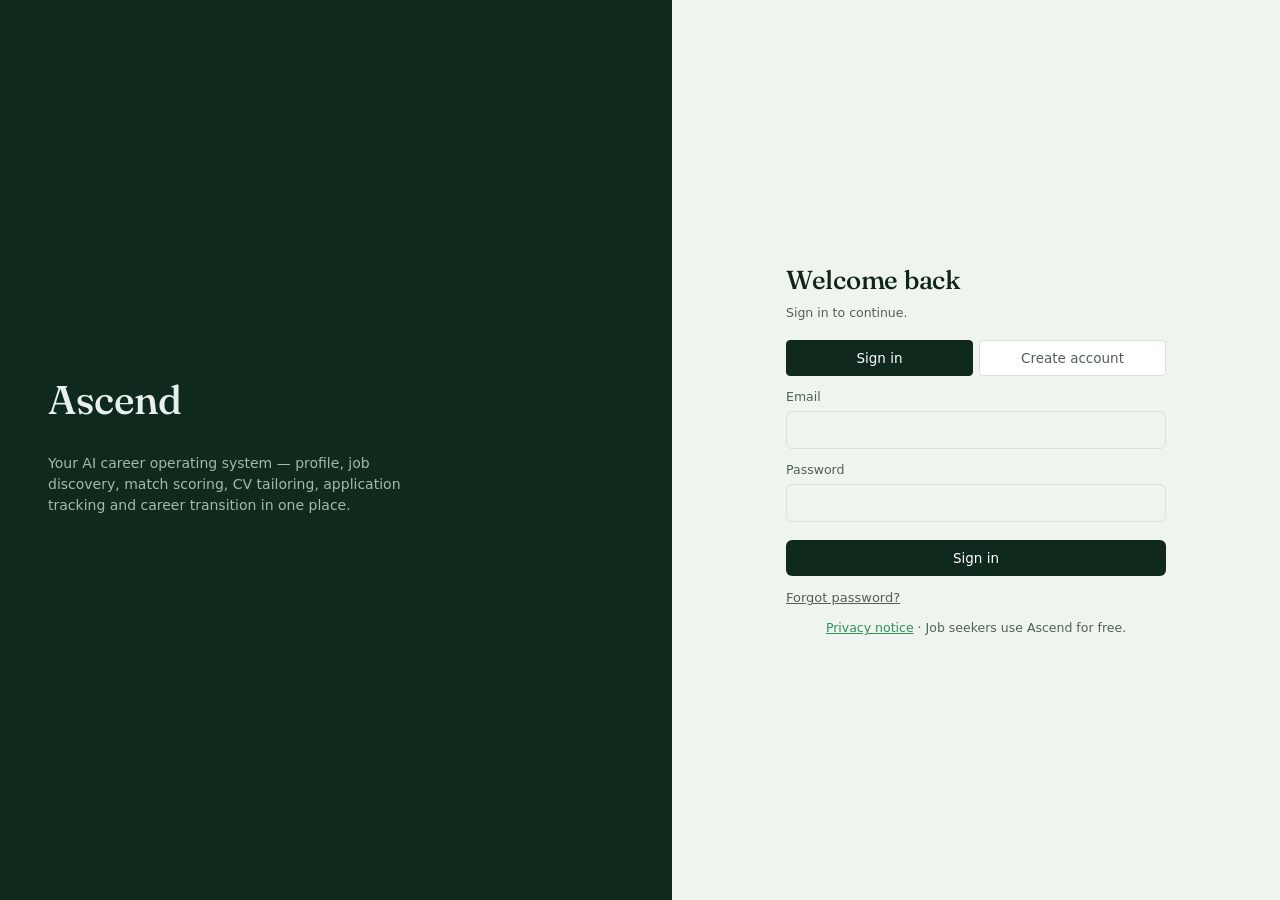
<file: frontend/public/index.html>
<!DOCTYPE html><html lang="en"><head><meta charset="UTF-8">
<meta name="viewport" content="width=device-width, initial-scale=1, viewport-fit=cover">
<title>Ascend — AI Career Operating System</title>
<meta name="theme-color" content="#0F2A1D"><meta name="description" content="Free job search for South Africans: jobs, learnerships, government posts and a CV builder.">
<link rel="manifest" href="/manifest.webmanifest"><link rel="icon" href="/icon-192.png"><link rel="apple-touch-icon" href="/icon-192.png">
<script>(function(){var c=navigator.connection;if(c&&c.saveData)return;var l=document.createElement("link");l.rel="stylesheet";l.href="https://fonts.googleapis.com/css2?family=Fraunces:opsz,wght@9..144,500..600&display=swap";document.head.appendChild(l);})();</script>
<style>
:root {
  --ink: #0F2A1D;
  --ink-2: #163B29;
  --ink-3: #1E4C35;
  --paper: #EFF4EF;
  --paper-2: #FFFFFF;
  --paper-line: #D7E1D9;
  --text-dark: #10251A;
  --text-mid: #506056;
  --text-on-ink: #E7F0EA;
  --text-on-ink-dim: #9FBBA9;
  --moss: #2F8F5D;
  --moss-deep: #226B45;
  --leaf: #6FBE8C;
  --leaf-deep: #4E9E6D;
  --brick: #C1553F;
  --brick-deep: #9C4230;
  --radius-s: 4px;
  --radius-m: 8px;
  /* the phone's own font: nothing to download */
  font-family: system-ui, -apple-system, 'Segoe UI', Roboto, 'Helvetica Neue', Arial, sans-serif;
}
:root[data-theme="dark"] {
  --paper: #0B1712;
  --paper-2: #12211A;
  --paper-line: #23392E;
  --text-dark: #E7F0EA;
  --text-mid: #9FBBA9;
}
@media (prefers-color-scheme: dark) {
  :root:not([data-theme="light"]) {
    --paper: #0B1712;
    --paper-2: #12211A;
    --paper-line: #23392E;
    --text-dark: #E7F0EA;
    --text-mid: #9FBBA9;
  }
}
* { box-sizing: border-box; }
html, body {
  margin: 0; height: 100%; background: var(--paper); color: var(--text-dark);
  padding-top: env(safe-area-inset-top, 0px); padding-bottom: env(safe-area-inset-bottom, 0px);
}
h1, h2, h3, .display { font-family: 'Fraunces', serif; font-weight: 500; letter-spacing: -0.01em; }
p, li { line-height: 1.5; }
button { font-family: inherit; cursor: pointer; }
a { color: inherit; }

.shell { display: flex; min-height: 100vh; }

/* ---------- Sidebar ---------- */
.sidebar {
  width: 232px; flex-shrink: 0; background: var(--ink);
  color: var(--text-on-ink); display: flex; flex-direction: column;
  padding: 24px 0; position: sticky; top: 0; height: 100vh;
}
.brand { padding: 0 24px 28px; }
.brand-mark { font-family: 'Fraunces', serif; font-size: 24px; font-weight: 600; color: var(--text-on-ink); }
.brand-sub { font-size: 12px; color: var(--text-on-ink-dim); margin-top: 2px; }
.nav-group { margin-bottom: 18px; }
.nav-label { padding: 0 24px; font-size: 11px; color: var(--text-on-ink-dim); margin-bottom: 6px; text-transform: none; }
.nav-item {
  display: flex; align-items: center; gap: 10px; width: 100%; text-align: left;
  padding: 9px 24px; background: none; border: none; color: var(--text-on-ink-dim);
  font-size: 14.5px; border-left: 3px solid transparent;
}
.nav-item:hover { color: var(--paper-2); background: rgba(255,255,255,0.04); }
.nav-item.active { color: var(--text-on-ink); border-left-color: var(--moss); background: rgba(255,255,255,0.06); }
.nav-icon { width: 18px; height: 18px; flex-shrink: 0; opacity: 0.85; }
.sidebar-foot { margin-top: auto; padding: 12px 24px 0; border-top: 1px solid rgba(255,255,255,0.08); padding-top: 16px; }
.profile-chip { display: flex; align-items: center; gap: 10px; }
.avatar { width: 34px; height: 34px; border-radius: 50%; background: var(--moss); color: var(--ink); display: flex; align-items: center; justify-content: center; font-weight: 600; font-size: 13px; flex-shrink: 0; }
.profile-chip-name { font-size: 13.5px; color: var(--text-on-ink); }
.profile-chip-role { font-size: 11.5px; color: var(--text-on-ink-dim); }

/* ---------- Main ---------- */
.main { flex: 1; min-width: 0; }
.topbar {
  display: flex; align-items: center; justify-content: space-between;
  padding: 18px 32px; border-bottom: 1px solid var(--paper-line);
  position: sticky; top: 0; background: var(--paper); z-index: 5;
}
.topbar h1 { font-size: 22px; margin: 0; }
.topbar-actions { display: flex; align-items: center; gap: 14px; }
.icon-btn {
  width: 36px; height: 36px; border-radius: 50%; border: 1px solid var(--paper-line);
  background: var(--paper-2); display: flex; align-items: center; justify-content: center; position: relative;
}
.icon-btn svg { width: 17px; height: 17px; stroke: var(--text-mid); }
.notif-dot { position: absolute; top: 7px; right: 8px; width: 7px; height: 7px; border-radius: 50%; background: var(--brick); }
.content { padding: 28px 32px 60px; max-width: 1100px; }

/* ---------- Cards / generic ---------- */
.panel {
  background: var(--paper-2); border: 1px solid var(--paper-line); border-radius: var(--radius-m);
  padding: 20px 22px;
}
.grid-3 { display: grid; grid-template-columns: repeat(3, 1fr); gap: 18px; }
.grid-2 { display: grid; grid-template-columns: 2fr 1fr; gap: 18px; }
@media (max-width: 860px) { .grid-3, .grid-2 { grid-template-columns: 1fr; } }
.section-title { font-size: 13px; color: var(--text-mid); margin: 0 0 12px; }
.muted { color: var(--text-mid); }
.small { font-size: 12.5px; }

.progress-track { height: 8px; background: var(--paper-line); border-radius: 6px; overflow: hidden; }
.progress-fill { height: 100%; background: var(--moss); }

.pill { display: inline-flex; align-items: center; gap: 5px; font-size: 11.5px; padding: 3px 9px; border-radius: 20px; }
.pill-moss { background: rgba(47,143,93,0.15); color: var(--moss-deep); }
.pill-leaf { background: rgba(111,190,140,0.15); color: var(--leaf-deep); }
.pill-brick { background: rgba(193,83,61,0.15); color: var(--brick-deep); }
:root[data-theme="dark"] .pill-moss, :root[data-theme="dark"] .pill-leaf, :root[data-theme="dark"] .pill-brick { filter: brightness(1.3); }

.btn { border: none; border-radius: var(--radius-s); padding: 9px 16px; font-size: 13.5px; font-weight: 500; }
.btn-primary { background: var(--ink); color: var(--paper-2); }
.btn-primary:hover { background: var(--ink-3); }
.btn-moss { background: var(--moss); color: var(--ink); }
.btn-moss:hover { background: var(--moss-deep); }
.btn-ghost { background: transparent; border: 1px solid var(--paper-line); color: var(--text-dark); }
.btn-ghost:hover { border-color: var(--text-mid); }
.btn-sm { padding: 6px 11px; font-size: 12.5px; }

/* ---------- Job card (left accent bar, not the generic shadow+rounded card kit) ---------- */
.job-card {
  border-left: 3px solid var(--paper-line); padding: 14px 16px; margin-bottom: 10px;
  background: var(--paper-2); border-radius: 0 var(--radius-s) var(--radius-s) 0;
  display: flex; justify-content: space-between; align-items: flex-start; gap: 16px; flex-wrap: wrap;
}
.job-card.gem { border-left-color: var(--moss); }
.job-card.high-match { border-left-color: var(--leaf); }
.job-title { font-size: 15.5px; font-weight: 600; margin: 0 0 3px; }
.job-meta { font-size: 12.5px; color: var(--text-mid); }
.match-score { font-family: 'Fraunces', serif; font-size: 22px; font-weight: 600; }
.match-score.high { color: var(--leaf-deep); }
.match-score.mid { color: var(--moss-deep); }
.match-score.low { color: var(--text-mid); }

/* ---------- Kanban ---------- */
.kanban { display: flex; gap: 14px; overflow-x: auto; padding-bottom: 8px; }
.kanban-col { min-width: 220px; flex: 1; }
.kanban-col-head { font-size: 12.5px; color: var(--text-mid); padding-bottom: 8px; border-bottom: 2px solid var(--paper-line); margin-bottom: 10px; display: flex; justify-content: space-between; }
.kanban-card {
  background: var(--paper-2); border: 1px solid var(--paper-line); border-radius: var(--radius-s);
  padding: 10px 12px; margin-bottom: 8px; font-size: 13px;
}
.kanban-card .co { font-weight: 600; }
.kanban-card select { margin-top: 8px; width: 100%; font-size: 12px; padding: 4px; border-radius: 4px; border: 1px solid var(--paper-line); background: var(--paper); color: var(--text-dark); }

/* ---------- Bars (no chart lib) ---------- */
.bar-row { display: flex; align-items: center; gap: 10px; margin-bottom: 9px; }
.bar-label { width: 110px; font-size: 12.5px; color: var(--text-mid); flex-shrink: 0; }
.bar-track { flex: 1; height: 16px; background: var(--paper-line); border-radius: 3px; overflow: hidden; }
.bar-fill { height: 100%; background: var(--leaf); }
.bar-value { width: 42px; text-align: right; font-size: 12.5px; font-variant-numeric: tabular-nums; }

.funnel-row { display: flex; align-items: center; gap: 12px; margin-bottom: 6px; }
.funnel-bar { height: 30px; background: var(--ink-3); border-radius: 3px; display: flex; align-items: center; padding: 0 10px; color: var(--text-on-ink); font-size: 12.5px; }

/* ---------- Domain readiness bars ---------- */
.domain-row { display: flex; align-items: center; gap: 12px; padding: 10px 0; border-bottom: 1px solid var(--paper-line); }
.domain-row:last-child { border-bottom: none; }
.domain-name { width: 170px; font-size: 13.5px; flex-shrink: 0; }
.domain-score { width: 40px; text-align: right; font-family: 'Fraunces', serif; font-weight: 600; }

/* ---------- Stat number ---------- */
.stat { }
.stat-num { font-family: 'Fraunces', serif; font-size: 30px; font-weight: 600; line-height: 1; }
.stat-label { font-size: 12px; color: var(--text-mid); margin-top: 4px; }

/* ---------- Modal ---------- */
.overlay { position: fixed; inset: 0; background: rgba(10,15,25,0.55); display: none; align-items: center; justify-content: center; z-index: 50; padding: 20px; }
.overlay.open { display: flex; }
.modal { background: var(--paper-2); border-radius: var(--radius-m); max-width: 560px; width: 100%; max-height: 86vh; overflow-y: auto; padding: 26px 28px; }
.modal-close { float: right; background: none; border: none; font-size: 20px; color: var(--text-mid); line-height: 1; }

/* ---------- Notifications panel ---------- */
.notif-panel {
  position: absolute; top: 52px; right: 32px; width: 300px; background: var(--paper-2);
  border: 1px solid var(--paper-line); border-radius: var(--radius-m); box-shadow: 0 8px 24px rgba(0,0,0,0.12);
  padding: 8px 0; display: none; z-index: 20;
}
.notif-panel.open { display: block; }
.notif-item { padding: 10px 16px; font-size: 13px; border-bottom: 1px solid var(--paper-line); display: flex; gap: 8px; }
.notif-item:last-child { border-bottom: none; }
.notif-item .dot { width: 6px; height: 6px; border-radius: 50%; background: var(--moss); margin-top: 6px; flex-shrink: 0; }

/* ---------- Sections ---------- */
.screen { display: none; }
.screen.active { display: block; }
.hidden-gem-strip {
  background: linear-gradient(90deg, rgba(47,143,93,0.14), rgba(47,143,93,0.04));
  border: 1px solid rgba(47,143,93,0.35); border-radius: var(--radius-m); padding: 16px 18px; margin-top: 18px;
}

textarea, input[type=text] {
  width: 100%; font-family: inherit; font-size: 13.5px; padding: 9px 11px; border-radius: var(--radius-s);
  border: 1px solid var(--paper-line); background: var(--paper); color: var(--text-dark);
}
label.field-label { font-size: 12.5px; color: var(--text-mid); display: block; margin: 12px 0 5px; }

.competency-chip { display: inline-block; background: var(--paper); border: 1px solid var(--paper-line); border-radius: 4px; padding: 4px 9px; font-size: 12px; margin: 3px 4px 0 0; }

table.locked-row td { color: var(--text-mid); }
.locked-badge { font-size: 11px; }

/* ---------- Mobile ---------- */
@media (max-width: 780px) {
  .sidebar { position: fixed; left: -240px; z-index: 40; transition: left .2s; }
  .sidebar.open { left: 0; }
  .content { padding: 20px 16px 60px; }
  .topbar { padding: 14px 16px; }
  .menu-toggle { display: flex !important; }
}
.menu-toggle { display: none; width: 36px; height: 36px; align-items: center; justify-content: center; border-radius: 50%; border: 1px solid var(--paper-line); background: var(--paper-2); }
/* ---------- Additions for the live app ---------- */
select, input[type=number], input[type=email], input[type=password], input[type=date], input[type=tel] {
  width: 100%; font-family: inherit; font-size: 13.5px; padding: 9px 11px; border-radius: var(--radius-s);
  border: 1px solid var(--paper-line); background: var(--paper); color: var(--text-dark);
}
.form-grid { display: grid; grid-template-columns: 1fr 1fr; gap: 0 14px; }
@media (max-width: 640px) { .form-grid { grid-template-columns: 1fr; } }
.row { display: flex; gap: 10px; align-items: center; flex-wrap: wrap; }
.row > * { flex: 0 0 auto; }
.grow { flex: 1 1 180px !important; min-width: 0; }
.empty { padding: 22px 18px; text-align: center; color: var(--text-mid); font-size: 13.5px; border: 1px dashed var(--paper-line); border-radius: var(--radius-m); }
.empty b { color: var(--text-dark); }
.note { font-size: 12.5px; color: var(--text-mid); background: var(--paper); border-left: 3px solid var(--leaf); padding: 9px 12px; border-radius: 0 4px 4px 0; margin: 10px 0; }
.note.warn { border-left-color: var(--brick); }
.apply-prompt { position: fixed; right: 20px; bottom: 20px; z-index: 70; width: 320px; max-width: calc(100vw - 32px); background: var(--paper-2);
  border: 1px solid var(--paper-line); border-left: 4px solid var(--moss); border-radius: 8px; padding: 14px 16px; box-shadow: 0 10px 30px rgba(0,0,0,.18); }
.apply-prompt .ap-q { font-weight: 600; font-size: 15px; color: var(--text-dark); }
.apply-prompt .ap-job { font-size: 13px; color: var(--text-mid); margin: 4px 0 12px; }
.apply-prompt .ap-actions { display: flex; gap: 8px; flex-wrap: wrap; }
.kanban-card .mark-applied { margin-top: 8px; width: 100%; }
.verify-banner { display: flex; align-items: center; justify-content: space-between; gap: 12px; flex-wrap: wrap; margin-bottom: 16px;
  padding: 10px 14px; border: 1px solid var(--paper-line); border-left: 4px solid var(--leaf); border-radius: 8px; background: var(--paper-2); font-size: 13.5px; }
.verify-banner[hidden] { display: none; }
/* CV builder */
.cvb-intro { display: flex; justify-content: space-between; align-items: center; gap: 16px; flex-wrap: wrap; margin-bottom: 16px; }
.cvb-intro > div:first-child { flex: 1 1 380px; }
.cvb-actions { display: flex; align-items: center; gap: 8px; flex-wrap: wrap; }
.cvb-sec { margin-bottom: 14px; }
.cvb-grid { display: grid; grid-template-columns: 1fr 1fr; gap: 0 14px; }
.cvb-field.wide, .cvb-grid > .sf-check { grid-column: 1 / -1; }
.cvb-grid > .sf-check { margin-top: 12px; }
.cvb-hint { font-size: 12px; color: var(--text-mid); margin-top: 5px; }
.cvb-tip { font-size: 12.5px; color: var(--text-mid); background: var(--paper); border-left: 3px solid var(--leaf); padding: 8px 12px; border-radius: 0 6px 6px 0; margin: 10px 0 4px; }
.cvb-item { border: 1px solid var(--paper-line); border-radius: 8px; padding: 6px 14px 14px; margin-top: 10px; }
.cvb-item-head { display: flex; justify-content: space-between; align-items: center; }
.cvb-item-head /* scam warnings */
.scam-tag { display: inline-block; margin-left: 8px; font-size: 11.5px; font-weight: 600; border-radius: 999px; padding: 2px 9px; vertical-align: 1px;
  color: #8A4B00; background: rgba(214,140,30,.16); }
.scam-tag.high { color: var(--brick-deep); background: rgba(193,85,63,.14); }
:root[data-theme="dark"] .scam-tag { color: #F2C27A; } :root[data-theme="dark"] .scam-tag.high { color: #F0A493; }
@media (prefers-color-scheme: dark) { :root:not([data-theme="light"]) .scam-tag { color: #F2C27A; } :root:not([data-theme="light"]) .scam-tag.high { color: #F0A493; } }
.scam-box { border: 1px solid rgba(214,140,30,.45); border-left: 4px solid #D68C1E; background: rgba(214,140,30,.07); border-radius: 8px; padding: 10px 14px; margin: 0 0 14px; font-size: 13px; }
.scam-box.high { border-color: rgba(193,85,63,.5); border-left-color: var(--brick); background: rgba(193,85,63,.07); }
.scam-box ul { margin: 6px 0 8px 18px; padding: 0; }
.scam-box li { margin-bottom: 3px; }
.safety-note { margin-top: 14px; font-size: 13px; padding: 10px 14px; border-radius: 8px; background: var(--paper-2); border: 1px solid var(--paper-line); border-left: 4px solid var(--brick); }
.link-btn { margin-top: 6px; }
.cvb-examples { display: grid; gap: 8px; margin-top: 10px; }
.cvb-example { text-align: left; font-size: 12.5px; line-height: 1.45; color: var(--text-mid); background: var(--paper); border: 1px dashed var(--paper-line); border-radius: 8px; padding: 9px 12px; }
.cvb-example:hover { border-color: var(--moss); color: var(--text-dark); }
.cvb-chips { display: flex; flex-wrap: wrap; gap: 6px; margin-top: 6px; }
.cvb-chip { font-size: 12.5px; border: 1px solid var(--paper-line); background: var(--paper-2); color: var(--text-dark); border-radius: 999px; padding: 4px 11px; }
.cvb-chip:hover { border-color: var(--moss); }
@media (max-width: 640px) {
  .cvb-grid { grid-template-columns: 1fr; }
  .cvb-actions { width: 100%; }
  .cvb-actions .btn { flex: 1; }
  #screen-cvbuilder { padding-bottom: 40px; }
}
.opp-tag { display: inline-block; margin-left: 8px; font-size: 11.5px; font-weight: 600; color: var(--moss-deep); background: rgba(47,143,93,.12);
  border-radius: 999px; padding: 2px 9px; vertical-align: 1px; }
:root[data-theme="dark"] .opp-tag { color: var(--leaf); background: rgba(111,190,140,.16); }
@media (prefers-color-scheme: dark) { :root:not([data-theme="light"]) .opp-tag { color: var(--leaf); background: rgba(111,190,140,.16); } }
.link-btn { background: none; border: none; padding: 0; margin-top: 14px; color: var(--text-mid); text-decoration: underline; font-size: 13px; cursor: pointer; display: block; }
.chip-x { border: none; background: none; color: var(--text-mid); padding: 0 0 0 6px; font-size: 13px; }
.btn[disabled] { opacity: .55; cursor: default; }
.list-row { display: flex; justify-content: space-between; gap: 12px; padding: 9px 0; border-bottom: 1px solid var(--paper-line); font-size: 13.5px; }
.list-row:last-child { border-bottom: none; }
.spinner { display: inline-block; width: 14px; height: 14px; border: 2px solid var(--paper-line); border-top-color: var(--moss); border-radius: 50%; animation: spin .8s linear infinite; vertical-align: -2px; }
@keyframes spin { to { transform: rotate(360deg); } }

/* Toast */
#toast { position: fixed; bottom: 20px; left: 50%; transform: translateX(-50%); background: var(--ink); color: var(--paper-2);
  padding: 10px 16px; border-radius: 6px; font-size: 13.5px; z-index: 100; display: none; max-width: calc(100% - 32px); }
#toast.err { background: var(--brick-deep); }

/* Auth screen */
.auth-wrap { min-height: 100vh; display: flex; align-items: stretch; }
.auth-side { flex: 1; background: var(--ink); color: var(--text-on-ink); padding: 48px; display: flex; flex-direction: column; justify-content: center; }
.auth-side h1 { font-size: 40px; margin: 0 0 10px; color: var(--text-on-ink); }
.auth-side p { color: var(--text-on-ink-dim); max-width: 380px; }
.auth-main { flex: 1; display: flex; align-items: center; justify-content: center; padding: 32px 16px; }
.auth-card { width: 100%; max-width: 380px; }
.auth-card h2 { margin: 0 0 4px; font-size: 26px; }
.auth-tabs { display: flex; gap: 6px; margin: 18px 0 6px; }
.auth-tabs button { flex: 1; padding: 9px; border: 1px solid var(--paper-line); background: var(--paper-2); color: var(--text-mid); border-radius: 4px; font-size: 13.5px; }
.auth-tabs button.active { background: var(--ink); color: var(--paper-2); border-color: var(--ink); }
@media (max-width: 780px) { .auth-side { display: none; } }

.kanban-card .job-link { background: none; border: none; padding: 0; color: var(--text-mid); text-align: left; font-size: 13px; text-decoration: underline; text-decoration-color: var(--paper-line); }
.q-card { padding: 14px 0; border-bottom: 1px solid var(--paper-line); }
.q-card:last-child { border-bottom: none; }
.logout-btn { background: none; border: none; color: var(--text-on-ink-dim); font-size: 12.5px; padding: 8px 0 0; text-decoration: underline; }
.field-label { font-size: 12.5px; color: var(--text-mid); display: block; margin: 12px 0 5px; font-family: inherit; }

/* ---------- Dashboard widgets ---------- */
:root { --chart-bar: #2F8F5D; --chart-bar-hover: #226B45; --chart-grid: var(--paper-line); }
:root[data-theme="dark"] { --chart-bar-hover: #3DA36D; }
@media (prefers-color-scheme: dark) { :root:not([data-theme="light"]) { --chart-bar-hover: #3DA36D; } }

.kpi-row { display: grid; grid-template-columns: repeat(4, 1fr); gap: 18px; margin-bottom: 18px; }
@media (max-width: 1000px) { .kpi-row { grid-template-columns: repeat(2, 1fr); } }
@media (max-width: 520px) { .kpi-row { grid-template-columns: 1fr; } }
.kpi { position: relative; overflow: hidden; }
.kpi-label { font-size: 12.5px; color: var(--text-mid); }
.kpi-value { font-size: 30px; font-weight: 600; line-height: 1.15; margin-top: 4px; color: var(--text-dark); }
.kpi-sub { font-size: 12px; color: var(--text-mid); margin-top: 4px; }
.spark { display: flex; align-items: flex-end; gap: 2px; height: 26px; margin-top: 8px; }
.spark span { flex: 1; background: var(--paper-line); border-radius: 2px 2px 0 0; min-height: 2px; }
.spark span.now { background: var(--chart-bar); }
.meter { height: 8px; background: var(--paper-line); border-radius: 6px; overflow: hidden; margin-top: 10px; }
.meter-fill { height: 100%; background: var(--chart-bar); border-radius: 6px; }

.dash-main { display: grid; grid-template-columns: 2fr 1fr; gap: 18px; margin-bottom: 18px; }
@media (max-width: 900px) { .dash-main { grid-template-columns: 1fr; } }
.dash-side { display: flex; flex-direction: column; gap: 18px; min-width: 0; }
.dash-side .hidden-gem-strip { margin-top: 0; }
.panel-head { display: flex; justify-content: space-between; align-items: center; gap: 10px; margin-bottom: 10px; }

.rec { display: flex; gap: 14px; align-items: flex-start; padding: 12px 0; border-bottom: 1px solid var(--paper-line); }
.rec:last-child { border-bottom: none; }
.rec-score { flex: 0 0 52px; text-align: center; }
.rec-score .n { font-size: 20px; font-weight: 600; color: var(--text-dark); }
.rec-score .bar { height: 4px; background: var(--paper-line); border-radius: 3px; margin-top: 4px; overflow: hidden; }
.rec-score .bar i { display: block; height: 100%; background: var(--chart-bar); }
.rec-body { flex: 1; min-width: 0; }
.rec-title { font-weight: 600; font-size: 14.5px; background: none; border: none; padding: 0; color: var(--text-dark); text-align: left; cursor: pointer; }
.rec-title:hover { text-decoration: underline; }
.rec-meta { font-size: 12.5px; color: var(--text-mid); margin-top: 2px; }
.rec-why { font-size: 12px; color: var(--text-mid); margin-top: 6px; display: flex; flex-wrap: wrap; gap: 4px 6px; }
.rec-why span { background: var(--paper); border: 1px solid var(--paper-line); border-radius: 4px; padding: 2px 7px; }
.rec-actions { flex: 0 0 auto; display: flex; flex-direction: column; gap: 6px; }
@media (max-width: 560px) { .rec { flex-wrap: wrap; } .rec-actions { flex-direction: row; width: 100%; padding-left: 66px; } }

.pipe-row { display: flex; align-items: center; gap: 10px; margin-bottom: 7px; font-size: 12.5px; }
.pipe-row .lbl { width: 78px; color: var(--text-mid); flex-shrink: 0; }
.pipe-row .trk { flex: 1; height: 14px; }
.pipe-row .trk i { display: block; height: 100%; background: var(--chart-bar); border-radius: 0 4px 4px 0; min-width: 2px; }
.pipe-row .val { width: 26px; text-align: right; font-variant-numeric: tabular-nums; color: var(--text-dark); }

.dash-charts { display: grid; grid-template-columns: repeat(2, 1fr); gap: 18px; }
@media (max-width: 1000px) { .dash-charts { grid-template-columns: 1fr; } }
.chart-card { min-width: 0; }
.chart svg { display: block; width: 100%; height: auto; overflow: visible; }
.chart .bar { fill: var(--chart-bar); cursor: default; }
.chart .hit:hover + .bar, .chart .hit:focus + .bar { fill: var(--chart-bar-hover); }
.chart .hit { fill: transparent; outline: none; }
.chart .bar, .chart text { pointer-events: none; }
.chart .hit:focus-visible { stroke: var(--text-mid); stroke-width: 1; stroke-dasharray: 2 2; }
.chart .grid { stroke: var(--chart-grid); stroke-width: 1; }
.chart .axis-t { fill: var(--text-mid); font-size: 12px; font-family: inherit; }
.chart .val-t { fill: var(--text-dark); font-size: 12px; font-family: inherit; font-weight: 600; }
.chart-empty { font-size: 13px; color: var(--text-mid); padding: 26px 0; text-align: center; }
.chart-table { margin-top: 8px; font-size: 12.5px; }
.chart-table summary { cursor: pointer; color: var(--text-mid); }
.chart-table table { width: 100%; border-collapse: collapse; margin-top: 6px; }
.chart-table td { padding: 4px 0; border-bottom: 1px solid var(--paper-line); font-variant-numeric: tabular-nums; }
.chart-table td:last-child { text-align: right; }
.chart-tip { position: fixed; z-index: 60; pointer-events: none; background: var(--paper-2); color: var(--text-dark); border: 1px solid var(--paper-line);
  border-radius: 6px; padding: 6px 9px; font-size: 12px; box-shadow: 0 4px 14px rgba(0,0,0,.12); white-space: nowrap; }
.chart-tip b { display: block; font-size: 13px; }
.chart-tip .k { display: inline-block; width: 10px; height: 2px; background: var(--chart-bar); vertical-align: middle; margin-right: 5px; }

.ind-tag { display: inline-block; font-size: 11.5px; color: var(--text-mid); border: 1px solid var(--paper-line); border-radius: 4px; padding: 1px 6px; margin-left: 6px; vertical-align: 1px; font-weight: 400; }
.via { font-size: 11.5px; color: var(--text-mid); }
.via a { color: var(--text-mid); }

/* ---------- Job search ---------- */
.search-form { margin-bottom: 16px; }
.sf-row { display: flex; gap: 12px; align-items: flex-end; flex-wrap: wrap; }
.sf-row .grow { flex: 2 1 260px; }
.sf-where { flex: 1 1 200px; }
.sf-label { display: block; font-size: 12px; color: var(--text-mid); margin-bottom: 4px; }
.sf-go { height: 40px; padding: 0 22px; }
.sf-filters { margin-top: 12px; align-items: center; gap: 10px 16px; }
.sf-mini { display: flex; align-items: center; gap: 6px; font-size: 12.5px; color: var(--text-mid); }
.sf-mini select { width: auto; }
.sf-check { display: flex; align-items: center; gap: 6px; font-size: 12.5px; color: var(--text-mid); }
.sf-check input { width: auto; margin: 0; }
.suggest-wrap { position: relative; min-width: 0; }
.suggest-list { position: absolute; left: 0; right: 0; top: 100%; z-index: 40; margin: 4px 0 0; padding: 4px; list-style: none;
  background: var(--paper-2); border: 1px solid var(--paper-line); border-radius: 8px; box-shadow: 0 8px 24px rgba(0,0,0,.14); max-height: 320px; overflow: auto; }
.suggest-list li { display: flex; justify-content: space-between; align-items: center; gap: 10px; padding: 8px 10px; border-radius: 6px; cursor: pointer; font-size: 13.5px; color: var(--text-dark); }
.suggest-list li[aria-selected="true"], .suggest-list li:hover { background: var(--paper); }
.suggest-list .s-kind { font-size: 11.5px; color: var(--text-mid); white-space: nowrap; }
.suggest-list .s-n { font-variant-numeric: tabular-nums; }
.suggest-list .s-empty { cursor: default; color: var(--text-mid); }
.also-in { font-size: 12px; color: var(--text-mid); margin-top: 4px; }
@media (max-width: 560px) { .sf-go { width: 100%; } .sf-filters { flex-direction: column; align-items: stretch; } .sf-mini { justify-content: space-between; } }

/* ================= Polish pass: tighter, more consistent ================= */
body { font-size: 14px; line-height: 1.45; -webkit-font-smoothing: antialiased; }
:root { --radius-m: 10px; --shadow-1: 0 1px 2px rgba(16,37,26,.05); --focus: 0 0 0 3px rgba(47,143,93,.28); }

/* use the screen: centred, wider column; the top bar lines up with it */
.content { max-width: 1240px; margin: 0 auto; padding: 24px 32px 64px; }
.topbar { padding-left: max(32px, calc((100% - 1240px) / 2 + 32px)); padding-right: max(32px, calc((100% - 1240px) / 2 + 32px)); }
.topbar h1 { font-size: 24px; }

/* sidebar */
.brand { padding-bottom: 24px; }
.nav-group { margin-bottom: 14px; }
.nav-label { font-size: 11px; letter-spacing: .04em; text-transform: uppercase; margin: 6px 0 4px; }
.nav-item { padding: 8px 20px 8px 21px; font-size: 14px; gap: 11px; border-radius: 0 8px 8px 0; margin-right: 12px; width: calc(100% - 12px); }
.nav-icon { width: 17px; height: 17px; opacity: .9; }
.nav-item.active .nav-icon { color: var(--leaf); opacity: 1; }

/* panels + headings: clearer hierarchy */
.panel { padding: 18px 20px; box-shadow: var(--shadow-1); }
.section-title { font-size: 14.5px; font-weight: 600; color: var(--text-dark); margin: 0 0 12px; letter-spacing: -.005em; }
.section-title .muted { font-weight: 400; font-size: 13px; }
.panel-head { margin-bottom: 8px; }

/* one number style everywhere (no serif digits) */
.stat-num, .match-score, .domain-score, .kpi-value, .rec-score .n {
  font-family: 'IBM Plex Sans', sans-serif; font-weight: 600; font-variant-numeric: tabular-nums; letter-spacing: -.01em; }
.stat-num { font-size: 28px; }
.kpi-value { font-size: 28px; }

/* buttons + inputs: same heights, visible focus */
.btn { display: inline-flex; align-items: center; justify-content: center; gap: 6px; min-height: 36px; padding: 0 16px; border-radius: 6px;
  transition: background .15s, border-color .15s, color .15s; white-space: nowrap; }
.btn-sm { min-height: 30px; padding: 0 12px; font-size: 12.5px; }
.btn-moss { background: var(--moss-deep); color: #fff; }  /* white on deep moss: 6:1 contrast */
.btn-moss:hover { background: #1A5536; }
:root[data-theme="dark"] .btn-ghost { color: var(--text-dark); }
input[type=text], input[type=number], input[type=email], input[type=password], input[type=date], input[type=tel], select, textarea {
  border-radius: 6px; min-height: 38px; transition: border-color .15s, box-shadow .15s; }
input:focus, select:focus, textarea:focus, .btn:focus-visible, .nav-item:focus-visible { outline: none; border-color: var(--moss); box-shadow: var(--focus); }
label.field-label { margin: 12px 0 5px; }

/* job cards: one compact row — details left, score + action right */
.job-card { border: 1px solid var(--paper-line); border-left: 3px solid var(--paper-line); border-radius: 8px; padding: 12px 16px;
  margin-bottom: 8px; align-items: center; flex-wrap: nowrap; box-shadow: var(--shadow-1); transition: border-color .15s; }
.job-card:hover { border-color: var(--text-mid); }
.job-card.gem { border-left-color: var(--moss); }
.job-card > div:first-child { min-width: 0; flex: 1; }
.job-title { font-size: 15px; }
.job-side { display: flex; align-items: center; gap: 14px; flex-shrink: 0; }
.job-side .match-score { font-size: 18px; }
.ind-tag { margin-left: 8px; }
@media (max-width: 640px) { .job-card { flex-wrap: wrap; } .job-side { width: 100%; justify-content: space-between; } }

/* dashboard "top matches": shorter rows */
.rec { padding: 12px 0; gap: 14px; align-items: center; }
.rec-title { font-size: 15px; }
.rec-meta { margin-top: 1px; }
.rec-why { gap: 2px 14px; margin-top: 5px; font-size: 12.5px; }
.rec-why span { background: none; border: 0; padding: 0; color: var(--text-mid); }
.rec-why span::before { content: "✓"; color: var(--moss); font-weight: 600; margin-right: 5px; }
.rec-actions { flex-direction: row; gap: 6px; }
@media (max-width: 560px) { .rec-actions { padding-left: 0; } }
.also-in { margin-top: 3px; }
.via { font-size: 12px; }

/* KPI tiles */
.kpi-label { font-size: 13px; font-weight: 500; color: var(--text-mid); }
.kpi-row { gap: 16px; margin-bottom: 16px; }
.dash-main, .dash-charts { gap: 16px; }
.dash-main { margin-bottom: 16px; }

/* chips, kanban, misc */
.competency-chip { border-radius: 999px; padding: 3px 10px; }
.kanban { gap: 12px; }
.kanban-col { min-width: 210px; }
.kanban-col-head { font-weight: 600; color: var(--text-dark); font-size: 13px; }
.kanban-col-head span:last-child { color: var(--text-mid); font-weight: 500; }
.kanban-card { border-radius: 8px; padding: 12px; box-shadow: var(--shadow-1); }
.kanban-card .job-link { background: none; border: 0; padding: 0; text-align: left; color: var(--text-mid); font-size: 13px; }
.kanban-card .job-link:hover { color: var(--text-dark); text-decoration: underline; }
.hidden-gem-strip { border-radius: var(--radius-m); }
#toast { border-radius: 8px; box-shadow: 0 8px 24px rgba(0,0,0,.18); }
.modal { border-radius: 12px; }
.empty { border-radius: var(--radius-m); }

@media (max-width: 520px) {
  .kpi-row { grid-template-columns: 1fr 1fr; gap: 10px; }
  .kpi { padding: 14px; }
  .kpi-value { font-size: 24px; }
  .kpi-sub { font-size: 11.5px; }
  .content { padding: 16px 14px 56px; }
  .job-card { padding: 12px 14px; }
}
label.btn { cursor: pointer; }
/* dark mode: text on the dark "ink" surfaces must stay light */
.btn-primary, #toast, .auth-tabs button.active { color: #fff; }
:root[data-theme="dark"] .btn-primary { background: var(--moss-deep); }
:root[data-theme="dark"] .btn-primary:hover { background: #1A5536; }
:root[data-theme="dark"] .pill-moss { background: rgba(111,190,140,.16); color: var(--leaf); filter: none; }
@media (prefers-color-scheme: dark) {
  :root:not([data-theme="light"]) .btn-primary { background: var(--moss-deep); }
  :root:not([data-theme="light"]) .btn-primary:hover { background: #1A5536; }
  :root:not([data-theme="light"]) .pill-moss { background: rgba(111,190,140,.16); color: var(--leaf); }
}

/* ---------- privacy ---------- */
.consent-line { display:flex; align-items:flex-start; gap:8px; margin-top:14px; font-size:13px; line-height:1.4; }
.consent-line input { width:auto; margin-top:2px; flex:none; }
.link-inline { background:none; border:0; padding:0; color:var(--moss); text-decoration:underline; cursor:pointer; font:inherit; }
.auth-foot { margin-top:14px; text-align:center; }
.modal.privacy { max-width:640px; max-height:85vh; overflow-y:auto; }
.modal.privacy h3 { font-size:14.5px; margin:16px 0 4px; }
.modal.privacy ul { margin:4px 0 8px; padding-left:20px; }
.modal.privacy li, .modal.privacy p { font-size:13.5px; line-height:1.55; }
.btn-danger { background:var(--brick-deep); color:#fff; border:1px solid var(--brick-deep); }
.btn-danger:hover { background:var(--brick); }
.closes { white-space:nowrap; }
.closes.soon { color:var(--brick-deep); font-weight:600; }
.feedback-btn { margin-right:8px; }
#fbMessage { width:100%; resize:vertical; }
.grid-pair { grid-template-columns: repeat(2, minmax(0, 1fr)); }
@media (max-width: 860px) { .grid-pair { grid-template-columns: minmax(0, 1fr); } }
</style></head><body>
<div id="toast"></div>
<div id="applyPrompt" class="apply-prompt" role="dialog" aria-live="polite" hidden>
  <div class="ap-q">Did you apply?</div>
  <div class="ap-job" id="applyPromptJob"></div>
  <div class="ap-actions">
    <button type="button" class="btn btn-primary btn-sm" id="applyYes">Yes, mark as applied</button>
    <button type="button" class="btn btn-ghost btn-sm" id="applyNo">Not yet</button>
  </div>
</div>

<!-- ================= AUTH ================= -->
<div class="auth-wrap" id="authView" style="display:none;">
  <div class="auth-side">
    <h1>Ascend</h1>
    <p>Your AI career operating system — profile, job discovery, match scoring, CV tailoring, application tracking and career transition in one place.</p>
  </div>
  <div class="auth-main">
    <div class="auth-card">
      <h2 id="authTitle">Welcome back</h2>
      <div class="muted small" id="authSub">Sign in to continue.</div>
      <div class="auth-tabs">
        <button type="button" id="tabLogin" class="active">Sign in</button>
        <button type="button" id="tabRegister">Create account</button>
      </div>
      <form id="authForm">
        <label class="field-label">Email</label>
        <input type="email" id="authEmail" autocomplete="email" required>
        <label class="field-label">Password</label>
        <input type="password" id="authPassword" autocomplete="current-password" required minlength="8">
        <div class="small muted" id="pwHint" style="display:none; margin-top:6px;">At least 8 characters.</div>
        <label class="consent-line" id="consentLine" style="display:none;">
          <input type="checkbox" id="privacyAgree"> <span>I have read and agree to the <button type="button" class="link-inline" data-privacy>Privacy notice</button></span>
        </label>
        <button class="btn btn-primary" style="width:100%; margin-top:18px;" id="authSubmit" type="submit">Sign in</button>
      </form>
      <div class="note warn" id="authError" style="display:none;"></div>
      <button type="button" class="link-btn" id="forgotLink">Forgot password?</button>
      <div class="auth-foot small muted"><button type="button" class="link-inline" data-privacy>Privacy notice</button> · Job seekers use Ascend for free.</div>
      <form id="forgotForm" style="display:none;">
        <div class="small muted" style="margin-top:6px;">Enter the email you signed up with and we'll email you a link to choose a new password.</div>
        <label class="field-label">Email</label>
        <input type="email" id="forgotEmail" autocomplete="email" required>
        <button class="btn btn-primary" style="width:100%; margin-top:18px;" type="submit" id="forgotSubmit">Email me a reset link</button>
        <div class="note" id="forgotDone" style="display:none;"></div>
        <div class="note warn" id="forgotError" style="display:none;"></div>
        <button type="button" class="link-btn" id="useCodeLink">Have a reset code instead?</button>
        <button type="button" class="link-btn" id="forgotBack">Back to sign in</button>
      </form>
      <form id="newPwForm" style="display:none;">
        <div class="small muted" style="margin-top:6px;">Choose a new password for your account.</div>
        <label class="field-label">New password</label>
        <input type="password" id="newPw" autocomplete="new-password" required minlength="8">
        <label class="field-label">New password again</label>
        <input type="password" id="newPw2" autocomplete="new-password" required minlength="8">
        <button class="btn btn-primary" style="width:100%; margin-top:18px;" type="submit" id="newPwSubmit">Save new password</button>
        <div class="note warn" id="newPwError" style="display:none;"></div>
        <button type="button" class="link-btn" id="newPwBack">Back to sign in</button>
      </form>
      <form id="resetForm" style="display:none;" autocomplete="off">
        <div class="small muted" style="margin-top:6px;">For the site owner: enter the account email, the reset code saved in Railway, and a new password.</div>
        <label class="field-label">Email</label>
        <input type="email" id="resetEmail" autocomplete="email" required>
        <label class="field-label">Reset code</label>
        <input type="password" id="resetCode" autocomplete="off" required>
        <label class="field-label">New password</label>
        <input type="password" id="resetPw" autocomplete="new-password" required minlength="8">
        <label class="field-label">New password again</label>
        <input type="password" id="resetPw2" autocomplete="new-password" required minlength="8">
        <button class="btn btn-primary" style="width:100%; margin-top:18px;" type="submit" id="resetSubmit">Set new password</button>
        <button type="button" class="link-btn" id="resetBack">Back to sign in</button>
        <div class="note warn" id="resetError" style="display:none;"></div>
      </form>
    </div>
  </div>
</div>

<!-- ================= APP ================= -->
<div class="shell" id="appView" style="display:none;">
  <aside class="sidebar" id="sidebar">
    <div class="brand">
      <div class="brand-mark">Ascend</div>
      <div class="brand-sub">AI Career Operating System</div>
    </div>
    <nav class="nav-group">
      <button class="nav-item active" data-screen="dashboard"><svg class="nav-icon" viewBox="0 0 24 24" fill="none" stroke="currentColor" stroke-width="1.8" stroke-linecap="round" stroke-linejoin="round" aria-hidden="true"><rect x="3" y="3" width="7" height="9" rx="1"/><rect x="14" y="3" width="7" height="5" rx="1"/><rect x="14" y="12" width="7" height="9" rx="1"/><rect x="3" y="16" width="7" height="5" rx="1"/></svg>Dashboard</button>
      <button class="nav-item" data-screen="profile"><svg class="nav-icon" viewBox="0 0 24 24" fill="none" stroke="currentColor" stroke-width="1.8" stroke-linecap="round" stroke-linejoin="round" aria-hidden="true"><circle cx="12" cy="8" r="4"/><path d="M4 21c1.5-4 4.5-6 8-6s6.5 2 8 6"/></svg>My Profile</button>
      <button class="nav-item" data-screen="cvbuilder"><svg class="nav-icon" viewBox="0 0 24 24" fill="none" stroke="currentColor" stroke-width="1.8" stroke-linecap="round" stroke-linejoin="round" aria-hidden="true"><path d="M14 3H7a2 2 0 0 0-2 2v14a2 2 0 0 0 2 2h10a2 2 0 0 0 2-2V8Z"/><path d="M14 3v5h5M9 13h6M9 17h4"/></svg>CV Builder</button>
      <button class="nav-item" data-screen="jobs"><svg class="nav-icon" viewBox="0 0 24 24" fill="none" stroke="currentColor" stroke-width="1.8" stroke-linecap="round" stroke-linejoin="round" aria-hidden="true"><circle cx="11" cy="11" r="7"/><path d="m20 20-4-4"/></svg>Job Search</button>
      <button class="nav-item" data-screen="applications"><svg class="nav-icon" viewBox="0 0 24 24" fill="none" stroke="currentColor" stroke-width="1.8" stroke-linecap="round" stroke-linejoin="round" aria-hidden="true"><rect x="3" y="4" width="5" height="16" rx="1"/><rect x="10" y="4" width="5" height="11" rx="1"/><rect x="17" y="4" width="4" height="7" rx="1"/></svg>Applications</button>
      <button class="nav-item" data-screen="analytics"><svg class="nav-icon" viewBox="0 0 24 24" fill="none" stroke="currentColor" stroke-width="1.8" stroke-linecap="round" stroke-linejoin="round" aria-hidden="true"><path d="M4 20V10M10 20V4M16 20v-7M22 20H2"/></svg>Analytics</button>
    </nav>
    <div class="nav-group">
      <div class="nav-label">Career Growth</div>
      <button class="nav-item" data-screen="transition"><svg class="nav-icon" viewBox="0 0 24 24" fill="none" stroke="currentColor" stroke-width="1.8" stroke-linecap="round" stroke-linejoin="round" aria-hidden="true"><path d="M4 17 10 11l4 4 6-7"/><path d="M15 8h5v5"/></svg>Career Transition</button>
      <button class="nav-item" data-screen="interview"><svg class="nav-icon" viewBox="0 0 24 24" fill="none" stroke="currentColor" stroke-width="1.8" stroke-linecap="round" stroke-linejoin="round" aria-hidden="true"><path d="M21 12a8 8 0 0 1-11.6 7.1L4 20l1-4.6A8 8 0 1 1 21 12Z"/></svg>Interview Prep</button>
      <button class="nav-item" data-screen="branding"><svg class="nav-icon" viewBox="0 0 24 24" fill="none" stroke="currentColor" stroke-width="1.8" stroke-linecap="round" stroke-linejoin="round" aria-hidden="true"><path d="M12 3l2.6 5.3 5.9.9-4.3 4.1 1 5.8L12 16.4 6.8 19.1l1-5.8L3.5 9.2l5.9-.9Z"/></svg>Professional Brand</button>
      <button class="nav-item" data-screen="intelligence"><svg class="nav-icon" viewBox="0 0 24 24" fill="none" stroke="currentColor" stroke-width="1.8" stroke-linecap="round" stroke-linejoin="round" aria-hidden="true"><rect x="3" y="7" width="18" height="13" rx="2"/><path d="M8 7V5a2 2 0 0 1 2-2h4a2 2 0 0 1 2 2v2M3 13h18"/></svg>Recruiter Intelligence</button>
    </div>
    <div class="nav-group">
      <button class="nav-item" data-screen="settings"><svg class="nav-icon" viewBox="0 0 24 24" fill="none" stroke="currentColor" stroke-width="1.8" stroke-linecap="round" stroke-linejoin="round" aria-hidden="true"><circle cx="12" cy="12" r="3"/><path d="M19.4 15a1.7 1.7 0 0 0 .3 1.8l.1.1a2 2 0 1 1-2.8 2.8l-.1-.1a1.7 1.7 0 0 0-1.8-.3 1.7 1.7 0 0 0-1 1.5V21a2 2 0 1 1-4 0v-.1a1.7 1.7 0 0 0-1.1-1.5 1.7 1.7 0 0 0-1.8.3l-.1.1a2 2 0 1 1-2.8-2.8l.1-.1a1.7 1.7 0 0 0 .3-1.8 1.7 1.7 0 0 0-1.5-1H3a2 2 0 1 1 0-4h.1a1.7 1.7 0 0 0 1.5-1.1 1.7 1.7 0 0 0-.3-1.8l-.1-.1a2 2 0 1 1 2.8-2.8l.1.1a1.7 1.7 0 0 0 1.8.3H9a1.7 1.7 0 0 0 1-1.5V3a2 2 0 1 1 4 0v.1a1.7 1.7 0 0 0 1 1.5 1.7 1.7 0 0 0 1.8-.3l.1-.1a2 2 0 1 1 2.8 2.8l-.1.1a1.7 1.7 0 0 0-.3 1.8V9a1.7 1.7 0 0 0 1.5 1H21a2 2 0 1 1 0 4h-.1a1.7 1.7 0 0 0-1.5 1Z"/></svg>Settings</button>
    </div>
    <div class="sidebar-foot">
      <button class="profile-chip" id="identityChip" style="background:none; border:none; width:100%; text-align:left; padding:0;">
        <div class="avatar" id="avatarInitials">?</div>
        <div style="min-width:0;">
          <div class="profile-chip-name" id="sidebarName">Set your name</div>
          <div class="profile-chip-role" id="sidebarRole">&nbsp;</div>
        </div>
      </button>
      <button class="logout-btn" id="logoutBtn">Sign out</button>
    </div>
  </aside>

  <div class="main">
    <div class="topbar">
      <div style="display:flex; align-items:center; gap:10px;">
        <button class="menu-toggle" id="menuToggle" aria-label="Menu">☰</button>
        <h1 id="screenTitle">Dashboard</h1>
      </div>
      <div class="topbar-actions">
        <button class="btn btn-ghost btn-sm feedback-btn" id="feedbackBtn" type="button">Feedback</button>
        <button class="icon-btn" id="themeBtn" title="Toggle theme">🌙</button>
      </div>
    </div>

    <div class="content">
      <div class="verify-banner" id="verifyBanner" hidden>
        <span>Please confirm your email: we sent a link to <b id="verifyEmail"></b>. It lets you reset your password if you forget it.</span>
        <button type="button" class="btn btn-ghost btn-sm" id="resendVerify">Resend email</button>
      </div>

      <!-- DASHBOARD -->
      <section class="screen active" id="screen-dashboard">
        <!-- KPI row -->
        <div class="kpi-row" id="kpiRow">
          <div class="panel kpi"><div class="kpi-label">New jobs today</div><div class="kpi-value" id="kpiToday">—</div><div class="kpi-sub" id="kpiTodaySub">&nbsp;</div><div class="spark" id="kpiSpark" aria-hidden="true"></div></div>
          <div class="panel kpi"><div class="kpi-label">Jobs in your feed</div><div class="kpi-value" id="kpiTotal">—</div><div class="kpi-sub" id="kpiTotalSub">&nbsp;</div></div>
          <div class="panel kpi"><div class="kpi-label">Good fits for you</div><div class="kpi-value" id="kpiFits">—</div><div class="kpi-sub">jobs scoring 30+ on quick fit</div></div>
          <div class="panel kpi"><div class="kpi-label">Profile completion</div><div class="kpi-value" id="dashCompletionPct">—</div>
            <div class="meter" role="meter" aria-label="Profile completion" aria-valuemin="0" aria-valuemax="100" id="dashMeter"><div class="meter-fill" id="dashCompletionBar" style="width:0%;"></div></div>
            <div class="kpi-sub" id="dashMissing">&nbsp;</div></div>
        </div>

        <!-- Main row: top matches + side widgets -->
        <div class="dash-main">
          <div class="panel">
            <div class="panel-head"><div class="section-title" style="margin:0;">Top matches for you</div>
              <button class="btn btn-ghost btn-sm" data-nav="jobs">All jobs</button></div>
            <div class="small muted" style="margin:-4px 0 10px;">Ranked by <b>quick fit</b>: your target roles, skills and preferred locations. Instant and free; not the AI match score.</div>
            <div id="dashRecommended"></div>
          </div>
          <div class="dash-side">
            <div id="dashGem"></div>
            <div class="panel">
              <div class="panel-head"><div class="section-title" style="margin:0;">Your pipeline</div>
                <button class="btn btn-ghost btn-sm" data-nav="applications">Open</button></div>
              <div id="dashPipeline"></div>
            </div>
          </div>
        </div>

        <!-- Charts row -->
        <div class="dash-charts">
          <div class="panel chart-card">
            <div class="section-title">Jobs added per day <span class="muted">(last 14 days)</span></div>
            <div class="chart" id="chartDaily"></div>
            <details class="chart-table"><summary>View as table</summary><div id="chartDailyTable"></div></details>
          </div>
          <div class="panel chart-card">
            <div class="section-title">Where the jobs are</div>
            <div class="chart" id="chartRegions"></div>
            <details class="chart-table"><summary>View as table</summary><div id="chartRegionsTable"></div></details>
          </div>
          <div class="panel chart-card">
            <div class="section-title">Jobs by industry</div>
            <div class="chart" id="chartIndustry"></div>
            <details class="chart-table"><summary>View as table</summary><div id="chartIndustryTable"></div></details>
          </div>
          <div class="panel chart-card">
            <div class="section-title">Your weekly activity <span class="muted">(applications submitted)</span></div>
            <div class="chart" id="chartWeekly"></div>
            <details class="chart-table"><summary>View as table</summary><div id="chartWeeklyTable"></div></details>
          </div>
        </div>
        <div class="small muted" id="dashSources" style="margin-top:12px;"></div>
        <div id="chartTip" class="chart-tip" role="tooltip" hidden></div>
      </section>

      <!-- CV BUILDER -->
      <section class="screen" id="screen-cvbuilder">
        <div class="panel cvb-intro">
          <div>
            <div class="section-title" style="margin-bottom:4px;">Build a professional CV, free</div>
            <div class="small muted">No CV yet, or not happy with yours? Fill in the sections below. Never had a formal job? That's fine: volunteering, helping at a family business, school leadership and projects all count. Your answers save automatically.</div>
          </div>
          <div class="cvb-actions">
            <span class="small muted" id="cvbStatus"></span>
            <button type="button" class="btn btn-ghost btn-sm" id="cvbPdf">Download PDF</button>
            <button type="button" class="btn btn-primary btn-sm" id="cvbMaster">Use as my CV</button>
          </div>
        </div>
        <div id="cvbForm"><div class="small muted"><span class="spinner"></span> Loading…</div></div>
      </section>

      <!-- PROFILE -->
      <section class="screen" id="screen-profile">
        <div class="grid-2">
          <div class="panel">
            <div class="section-title">Basic details</div>
            <form id="profileForm">
              <div class="form-grid">
                <div><label class="field-label">Full name</label><input type="text" name="full_name"></div>
                <div><label class="field-label">Phone</label><input type="text" name="phone"></div>
                <div><label class="field-label">Current role</label><input type="text" name="current_role" placeholder="e.g. Collections Team Leader"></div>
                <div><label class="field-label">Years of experience</label><input type="number" name="years_experience" min="0" max="60"></div>
                <div><label class="field-label">Industry</label><input type="text" name="industry" placeholder="e.g. Banking"></div>
                <div><label class="field-label">LinkedIn URL</label><input type="text" name="linkedin_url"></div>
                <div><label class="field-label">Desired roles (comma-separated)</label><input type="text" name="desired_roles" placeholder="The job titles you want, e.g. Team Manager, Credit Controller"><div class="small muted" style="margin-top:4px;">The job feed searches for these roles.</div></div>
                <div><label class="field-label">Preferred locations (comma-separated)</label><input type="text" name="location_preferences" placeholder="Johannesburg, Remote"></div>
                <div><label class="field-label">Salary expectation — min</label><input type="number" name="salary_expectation_min" min="0" step="1000"></div>
                <div><label class="field-label">Salary expectation — max</label><input type="number" name="salary_expectation_max" min="0" step="1000"></div>
                <div><label class="field-label">Currency</label><input type="text" name="salary_currency" placeholder="ZAR" maxlength="3"></div>
                <div><label class="field-label">Work mode</label>
                  <select name="work_mode_preference"><option value="">—</option><option value="onsite">Onsite</option><option value="hybrid">Hybrid</option><option value="remote">Remote</option></select></div>
              </div>
              <label class="field-label">Career transition target</label>
              <select name="career_transition_target" id="profileTarget"><option value="">—</option></select>
              <button class="btn btn-primary btn-sm" type="submit" style="margin-top:16px;">Save profile</button>
            </form>
          </div>
          <div>
            <div class="panel" style="margin-bottom:18px;">
              <div class="section-title">Master CV</div>
              <p class="small muted" style="margin-top:0;">Upload your CV as a PDF, Word (.docx) or .txt file. We read it, add the skills we find, and use it when tailoring CVs. Uploading again replaces it.</p>
              <label class="btn btn-primary btn-sm">Choose file
                <input type="file" id="cvFileInput" accept=".pdf,.docx,.txt" style="display:none;">
              </label>
              <div id="cvCurrent" class="small" style="margin-top:10px;"></div>
              <div id="cvUploadStatus" class="small" style="margin-top:10px;"></div>
            </div>
            <div class="panel">
              <div class="section-title">Skills</div>
              <form id="skillForm" class="row">
                <input type="text" name="name" placeholder="e.g. SQL" class="grow" required>
                <select name="proficiency" style="width:auto;"><option value="">Level</option><option>beginner</option><option>intermediate</option><option>advanced</option><option>expert</option></select>
                <button class="btn btn-ghost btn-sm" type="submit">Add</button>
              </form>
              <div id="skillsList" style="margin-top:10px;"></div>
            </div>
          </div>
        </div>
        <div class="grid-3 grid-pair" style="margin-top:18px;">
          <div class="panel">
            <div class="section-title">Education</div>
            <form id="eduForm">
              <input type="text" name="qualification" placeholder="Qualification, e.g. BCom IT Management" required>
              <div class="form-grid" style="margin-top:8px;">
                <input type="text" name="institution" placeholder="Institution">
                <select name="status"><option value="completed">Completed</option><option value="in_progress">In progress</option></select>
              </div>
              <button class="btn btn-ghost btn-sm" type="submit" style="margin-top:10px;">Add education</button>
            </form>
            <div id="eduList" style="margin-top:8px;"></div>
          </div>
          <div class="panel">
            <div class="section-title">Certifications</div>
            <form id="certForm">
              <input type="text" name="name" placeholder="Certification name" required>
              <input type="text" name="issuer" placeholder="Issuer (optional)" style="margin-top:8px;">
              <button class="btn btn-ghost btn-sm" type="submit" style="margin-top:10px;">Add certification</button>
            </form>
            <div id="certList" style="margin-top:8px;"></div>
          </div>
        </div>
      </section>

      <!-- JOBS -->
      <section class="screen" id="screen-jobs">
        <form class="panel search-form" id="jobSearchForm" autocomplete="off" role="search">
          <div class="sf-row">
            <div class="suggest-wrap grow">
              <label class="sf-label" for="jobQ">What</label>
              <input type="text" id="jobQ" name="q" placeholder="Job title, company or skill, e.g. business analyst" role="combobox" aria-autocomplete="list" aria-expanded="false" aria-controls="jobQList">
              <ul class="suggest-list" id="jobQList" role="listbox" hidden></ul>
            </div>
            <div class="suggest-wrap sf-where">
              <label class="sf-label" for="jobLoc">Where</label>
              <input type="text" id="jobLoc" name="location" placeholder="City, province or country" role="combobox" aria-autocomplete="list" aria-expanded="false" aria-controls="jobLocList">
              <ul class="suggest-list" id="jobLocList" role="listbox" hidden></ul>
            </div>
            <button class="btn btn-primary sf-go" type="submit">Search</button>
          </div>
          <div class="sf-row sf-filters">
            <label class="sf-mini">Experience
              <select name="experience" id="jobExperience"><option value="">Any</option><option value="none">No experience needed</option></select>
            </label>
            <label class="sf-mini">Industry
              <select name="industry" id="jobIndustry"><option value="">All industries</option></select>
            </label>
            <label class="sf-mini">Salary (per year)
              <select name="salary_min"><option value="">Any salary</option><option value="200000">R200k+</option><option value="300000">R300k+</option><option value="400000">R400k+</option><option value="500000">R500k+</option><option value="600000">R600k+</option><option value="800000">R800k+</option><option value="1000000">R1m+</option></select>
            </label>
            <label class="sf-check"><input type="checkbox" name="include_no_salary" value="true" checked> Include jobs that don't show a salary</label>
            <label class="sf-mini">Work mode
              <select name="remote"><option value="">Any</option><option value="true">Remote only</option><option value="false">On-site / hybrid</option></select>
            </label>
            <label class="sf-mini">Posted
              <select name="posted_within_days"><option value="">Any time</option><option value="1">Last 24 hours</option><option value="3">Last 3 days</option><option value="7">Last 7 days</option><option value="30">Last 30 days</option></select>
            </label>
            <button class="btn btn-ghost btn-sm" type="button" id="jobClear">Clear</button>
          </div>
        </form>
        <div class="small muted" id="jobCount" style="margin:0 0 10px;"></div>
        <div id="gemList"></div>
        <div id="jobList"></div>
        <div class="row" id="jobPager" style="justify-content:center; margin-top:12px;"></div>
        <div class="safety-note"><b>Stay safe:</b> never pay money to get a job, a learnership or training. Real employers don't ask for fees, and never ask for your bank PIN or passwords.</div>
        <div class="small muted via" style="text-align:center; margin-top:10px;">South African listings: <a href="https://www.adzuna.co.za" target="_blank" rel="noopener noreferrer">Jobs by Adzuna</a></div>
      </section>

      <!-- APPLICATIONS -->
      <section class="screen" id="screen-applications">
        <p class="muted small" style="margin-top:0;">Move a card with its dropdown. Only valid moves are offered — an offer needs an interview stage first, and offers, rejections and closed applications are final.</p>
        <div class="kanban" id="kanban"></div>
      </section>

      <!-- ANALYTICS -->
      <section class="screen" id="screen-analytics">
        <div class="row" style="margin-bottom:14px;">
          <span class="small muted">Period</span>
          <select id="periodSel" style="width:auto;"><option value="7d">7 days</option><option value="30d" selected>30 days</option><option value="90d">90 days</option></select>
        </div>
        <div id="analyticsNote"></div>
        <div class="grid-3" style="margin-bottom:20px;" id="analyticsStats"></div>
        <div class="grid-2" style="grid-template-columns:1fr 1fr;">
          <div class="panel"><div class="section-title">By source</div><div id="bySource"></div></div>
          <div class="panel"><div class="section-title">By role</div><div id="byRole"></div></div>
        </div>
        <div class="panel" style="margin-top:18px;"><div class="section-title">Trend</div><div id="trends"></div></div>
      </section>

      <!-- TRANSITION -->
      <section class="screen" id="screen-transition">
        <div class="row" style="margin-bottom:14px;">
          <span class="small muted">I'm coming from</span>
          <select id="sourceDomainSel" style="width:auto;"></select>
        </div>
        <div class="panel" style="margin-bottom:18px;">
          <div class="section-title">Readiness by target field</div>
          <div id="domainReadiness"></div>
        </div>
        <div class="grid-2" style="grid-template-columns:1fr 1fr;">
          <div class="panel"><div class="section-title">Recommended pathway</div><div id="pathway"></div></div>
          <div class="panel">
            <div class="section-title">Reframe your experience for a CV</div>
            <form id="reframeForm">
              <label class="field-label" style="margin-top:0;">Target field</label>
              <select name="target_domain" id="reframeTarget"></select>
              <label class="field-label">Describe what you did</label>
              <textarea name="experience_text" rows="4" required placeholder="e.g. Led escalation handling and dispute resolution for a team of 12…"></textarea>
              <button class="btn btn-primary btn-sm" type="submit" style="margin-top:10px;">Reframe</button>
            </form>
            <div id="reframeOut" style="margin-top:12px;"></div>
          </div>
        </div>
      </section>

      <!-- INTERVIEW -->
      <section class="screen" id="screen-interview">
        <div class="panel" style="margin-bottom:18px;">
          <div class="section-title">Start a practice session</div>
          <form id="ivStartForm" class="row">
            <select name="source_domain" id="ivSource" style="width:auto;"></select>
            <span class="muted small">→</span>
            <select name="target_domain" id="ivTarget" style="width:auto;"></select>
            <select name="behavioral_count" style="width:auto;"><option value="3">3 behavioural</option><option value="5" selected>5 behavioural</option><option value="8">8 behavioural</option></select>
            <select name="technical_count" style="width:auto;"><option value="0">0 technical</option><option value="3" selected>3 technical</option><option value="5">5 technical</option></select>
            <button class="btn btn-primary btn-sm" type="submit">Start</button>
          </form>
        </div>
        <div id="ivSession"></div>
        <div class="panel" style="margin-top:18px;"><div class="section-title">Past sessions</div><div id="ivHistory"></div></div>
      </section>

      <!-- BRANDING -->
      <section class="screen" id="screen-branding">
        <div class="grid-2" style="grid-template-columns:1fr 1fr;">
          <div class="panel">
            <div class="section-title">Your LinkedIn</div>
            <form id="brandForm">
              <label class="field-label" style="margin-top:0;">Headline</label>
              <input type="text" name="linkedin_headline" maxlength="220">
              <label class="field-label">About / summary</label>
              <textarea name="linkedin_summary" rows="5"></textarea>
              <button class="btn btn-primary btn-sm" type="submit" style="margin-top:10px;">Save &amp; check</button>
            </form>
          </div>
          <div>
            <div class="panel" style="margin-bottom:18px;"><div class="section-title">Consistency check: profile vs LinkedIn</div><div id="brandCheck"></div></div>
            <div class="panel">
              <div class="section-title">Suggested headline</div>
              <div class="row"><select id="brandTarget" class="grow"></select><button class="btn btn-ghost btn-sm" id="brandSuggestBtn">Suggest</button></div>
              <div id="brandSuggestion" style="margin-top:10px;"></div>
            </div>
          </div>
        </div>
      </section>

      <!-- INTELLIGENCE -->
      <section class="screen" id="screen-intelligence">
        <div class="row" style="margin-bottom:14px;">
          <span class="small muted">Candidates coming from</span>
          <select id="intelSource" style="width:auto;"></select>
        </div>
        <div class="panel" style="margin-bottom:18px;"><div class="section-title">Companies</div><div id="intelCompanies"></div></div>
        <div class="panel"><div class="section-title">Recruiters</div><div id="intelRecruiters"></div></div>
      </section>

      <!-- SETTINGS -->
      <section class="screen" id="screen-settings">
        <div class="panel" style="margin-bottom:16px;">
          <div class="section-title">Account</div>
          <div class="small" id="settingsEmail"></div>
        </div>
        <div class="panel" style="margin-bottom:16px;">
          <div class="section-title">Your data</div>
          <p class="small muted" style="margin-top:0;">You own your information. Read the <button type="button" class="link-inline" data-privacy>Privacy notice</button> to see what we keep and why.</p>
          <div class="row" style="gap:10px; flex-wrap:wrap;">
            <button type="button" class="btn btn-ghost btn-sm" id="exportBtn">Download my data</button>
            <button type="button" class="btn btn-danger btn-sm" id="deleteAccBtn">Delete my account</button>
          </div>
        </div>
        <div class="panel" style="margin-bottom:16px;">
          <div class="section-title">Appearance</div>
          <div class="small muted">Theme follows your system by default — use the 🌙 button in the top bar to switch.</div>
        </div>
        <div class="panel">
          <div class="section-title">Pooled analytics</div>
          <label style="display:flex; align-items:center; gap:10px; font-size:13.5px;">
            <input type="checkbox" id="consentToggle"> Contribute my anonymised outcomes to Recruiter Intelligence
          </label>
          <p class="small muted">Only used in aggregates of 5+ contributors — your individual outcomes are never shown to other users.</p>
        </div>
      </section>

    </div>
  </div>
</div>

<!-- PRIVACY NOTICE -->
<div class="overlay" id="privacyModal">
  <div class="modal privacy">
    <button class="modal-close" data-close="privacyModal" aria-label="Close">×</button>
    <h2>Privacy notice</h2>
    <p class="small muted">Last updated 3 October 2026. Written in plain language, as South Africa's Protection of Personal Information Act (POPIA) asks.</p>
    <h3>Who we are</h3>
    <p>Ascend is a free career tool for job seekers in South Africa. Questions about your information: <span class="privacy-contact">use the contact on this site</span>.</p>
    <h3>What we collect</h3>
    <ul>
      <li>Your email address and password (the password is stored scrambled, so nobody can read it, not even us).</li>
      <li>What you put in your profile and CV: name, contact details, work history, education, skills and the career you want.</li>
      <li>Files you upload, such as your CV and certificates.</li>
      <li>The jobs you save and apply for, and notes you add.</li>
    </ul>
    <p>We don't ask for your ID number, bank details, race, health or religion. Please don't put them in your CV on Ascend.</p>
    <h3>Why we use it</h3>
    <ul>
      <li>To match you to jobs and show how well you fit.</li>
      <li>To build and improve your CV, and to track your applications.</li>
      <li>To send you account emails (confirming your email, resetting your password).</li>
    </ul>
    <p>We never sell your information, and we don't show you adverts.</p>
    <h3>Who else sees it</h3>
    <ul>
      <li><b>Employers do not</b>, unless you send them your CV yourself.</li>
      <li>Our service providers, only to run Ascend: Railway (hosting, in the United States) and Brevo (email, in the European Union). Their countries have data protection laws, and they may only use your information to provide their service to us.</li>
      <li>If you switch on "Pooled analytics" in Settings, your outcomes are counted in anonymous totals of 5 or more people. Nobody can see yours.</li>
    </ul>
    <h3>How long we keep it</h3>
    <p>For as long as you have an account. When you delete your account, your information is removed from Ascend straight away. Any backup copies kept by our hosting provider are deleted when those backups expire.</p>
    <h3>Your rights</h3>
    <ul>
      <li>See everything we hold: Settings → <b>Download my data</b>.</li>
      <li>Correct it: edit your Profile at any time.</li>
      <li>Delete it: Settings → <b>Delete my account</b>.</li>
      <li>Object or ask questions: email the contact above.</li>
      <li>Complain to the Information Regulator: <a href="https://inforegulator.org.za" target="_blank" rel="noopener">inforegulator.org.za</a>.</li>
    </ul>
    <h3>Keeping it safe</h3>
    <p>Connections to Ascend are encrypted. Never share your password, and remember: a real employer will never ask you to pay for a job.</p>
  </div>
</div>

<!-- FEEDBACK -->
<div class="overlay" id="feedbackModal">
  <div class="modal" style="max-width:480px;">
    <button class="modal-close" data-close="feedbackModal" aria-label="Close">×</button>
    <h2>Tell us what to fix</h2>
    <p class="small muted">Something broken, confusing or missing? A job that looks like a scam? Every message is read.</p>
    <form id="feedbackForm">
      <textarea id="fbMessage" rows="5" maxlength="3000" required placeholder="What happened, and what did you expect?"></textarea>
      <label class="consent-line"><input type="checkbox" id="fbContact"> <span>You may email me about this</span></label>
      <div class="note warn" id="fbError" style="display:none;"></div>
      <div class="row" style="gap:10px; margin-top:16px; justify-content:flex-end;">
        <button type="button" class="btn btn-ghost" data-close="feedbackModal">Cancel</button>
        <button type="submit" class="btn btn-primary" id="fbSubmit">Send</button>
      </div>
    </form>
  </div>
</div>

<!-- DELETE ACCOUNT -->
<div class="overlay" id="deleteModal">
  <div class="modal" style="max-width:460px;">
    <button class="modal-close" data-close="deleteModal" aria-label="Close">×</button>
    <h2>Delete your account?</h2>
    <p>This removes your profile, CVs, uploaded files, saved jobs and applications <b>for good</b>. It can't be undone.</p>
    <p class="small muted">Want a copy first? Use "Download my data" before you delete.</p>
    <form id="deleteForm" autocomplete="off">
      <label class="field-label">Your password</label>
      <input type="password" id="delPw" autocomplete="current-password" required>
      <label class="field-label">Type DELETE to confirm</label>
      <input type="text" id="delConfirm" autocomplete="off" required>
      <div class="note warn" id="delError" style="display:none;"></div>
      <div class="row" style="gap:10px; margin-top:18px; justify-content:flex-end;">
        <button type="button" class="btn btn-ghost" data-close="deleteModal">Cancel</button>
        <button type="submit" class="btn btn-danger" id="delSubmit">Delete my account</button>
      </div>
    </form>
  </div>
</div>

<!-- JOB MODAL -->
<div class="overlay" id="jobModal">
  <div class="modal">
    <button class="modal-close" data-close="jobModal" aria-label="Close">×</button>
    <div id="jobModalBody"></div>
  </div>
</div>
<script>window.ASCEND_API = "https://backend-production-acb19.up.railway.app";</script>
<script>
(function () {
  'use strict';
  var API = (window.ASCEND_API || '').replace(/\/$/, '') + '/api/v1';

  // ---------------- helpers ----------------
  var $ = function (id) { return document.getElementById(id); };
  function esc(s) {
    return String(s == null ? '' : s).replace(/[&<>"']/g, function (c) {
      return { '&': '&amp;', '<': '&lt;', '>': '&gt;', '"': '&quot;', "'": '&#39;' }[c];
    });
  }
  function store(k, v) { try { if (v === undefined) return localStorage.getItem(k); if (v === null) localStorage.removeItem(k); else localStorage.setItem(k, v); } catch (e) { return null; } }
  function storeJSON(k, v) { if (v === undefined) { try { return JSON.parse(store(k) || 'null'); } catch (e) { return null; } } store(k, v === null ? null : JSON.stringify(v)); }
  var toastTimer;
  function toast(msg, isErr) {
    var t = $('toast'); t.textContent = msg; t.className = isErr ? 'err' : ''; t.style.display = 'block';
    clearTimeout(toastTimer); toastTimer = setTimeout(function () { t.style.display = 'none'; }, isErr ? 6000 : 3000);
  }
  function label(domain) {
    if (typeof domains !== 'undefined' && domains.labels && domains.labels[domain]) return domains.labels[domain];
    return String(domain || '').replace(/_/g, ' ').replace(/\b\w/g, function (c) { return c.toUpperCase(); }); }
  function money(n) { return n == null ? '' : 'R' + Math.round(n / 1000) + 'k'; }
  function pct(v) { return v == null ? '—' : (v <= 1 ? Math.round(v * 100) : Math.round(v)) + '%'; }
  function errMsg(body, status) {
    if (body && body.detail) {
      if (typeof body.detail === 'string') return body.detail;
      if (body.detail.message) return body.detail.message;
      if (Array.isArray(body.detail)) return body.detail.map(function (d) { return (d.loc ? d.loc[d.loc.length - 1] + ': ' : '') + d.msg; }).join('; ');
    }
    return 'Request failed (' + status + ')';
  }
  function formData(form) {
    var o = {};
    Array.prototype.forEach.call(form.elements, function (el) { if (el.name) o[el.name] = el.value.trim(); });
    return o;
  }
  function loadingInto(id) { $(id).innerHTML = '<div class="small muted"><span class="spinner"></span> Loading…</div>'; }
  function empty(html) { return '<div class="empty">' + html + '</div>'; }

  // ---------------- auth + API ----------------
  var session = storeJSON('ascend_session') || null; // {access, refresh, email}
  var refreshing = null;

  function saveSession(tok, email) {
    session = { access: tok.access_token, refresh: tok.refresh_token, email: email || (session && session.email) };
    storeJSON('ascend_session', session);
  }
  function ukey(k) { return k + ':' + ((session && session.email) || ''); }
  function clearSession() { session = null; storeJSON('ascend_session', null); }

  function doRefresh() {
    if (!session || !session.refresh) return Promise.reject(new Error('no session'));
    if (!refreshing) {
      refreshing = fetch(API + '/auth/refresh', { method: 'POST', headers: { 'Content-Type': 'application/json' }, body: JSON.stringify({ refresh_token: session.refresh }) })
        .then(function (r) { if (!r.ok) throw new Error('refresh failed'); return r.json(); })
        .then(function (tok) { saveSession(tok); })
        .finally(function () { refreshing = null; });
    }
    return refreshing;
  }

  function api(method, path, body, opts) {
    opts = opts || {};
    var headers = {};
    if (session) headers['Authorization'] = 'Bearer ' + session.access;
    var payload;
    if (body instanceof FormData) payload = body;
    else if (body !== undefined) { headers['Content-Type'] = 'application/json'; payload = JSON.stringify(body); }
    return fetch(API + path, { method: method, headers: headers, body: payload }).then(function (r) {
      if (r.status === 401 && session && !opts.retried && !/^\/auth\/(login|register|refresh|logout|forgot-password|reset-password|verify-email)/.test(path)) {
        return doRefresh().then(function () { return api(method, path, body, { retried: true }); }, function () {
          clearSession(); showAuth(); throw new Error('Your session expired — please sign in again.');
        });
      }
      if (r.status === 204) return null;
      return r.text().then(function (t) {
        var j = null; try { j = t ? JSON.parse(t) : null; } catch (e) { j = null; }
        if (!r.ok) { var e = new Error(j ? errMsg(j, r.status) : (r.status >= 500 ? 'The server hit an error (' + r.status + ')' : 'Request failed (' + r.status + ')')); e.status = r.status; throw e; }
        return j;
      });
    }, function () { throw new Error('Could not reach the server. Check your connection.'); });
  }
  function unwrap(j) { return j && Object.prototype.hasOwnProperty.call(j, 'data') && Object.prototype.hasOwnProperty.call(j, 'error') ? j.data : j; }
  function get(path) { return api('GET', path).then(unwrap); }
  function fail(e) { toast(e.message || String(e), true); }

  // ---------------- auth view ----------------
  var authMode = 'login';
  function setAuthMode(mode) {
    authMode = mode;
    $('tabLogin').classList.toggle('active', mode === 'login');
    $('tabRegister').classList.toggle('active', mode === 'register');
    $('authTitle').textContent = mode === 'login' ? 'Welcome back' : 'Create your account';
    $('authSub').textContent = mode === 'login' ? 'Sign in to continue.' : 'It takes ten seconds.';
    $('authSubmit').textContent = mode === 'login' ? 'Sign in' : 'Create account';
    $('pwHint').style.display = mode === 'register' ? 'block' : 'none';
    $('consentLine').style.display = mode === 'register' ? 'flex' : 'none';
    $('authPassword').autocomplete = mode === 'login' ? 'current-password' : 'new-password';
    $('authError').style.display = 'none';
  }
  // which password panel is showing: false (sign-in), 'email', 'code' or 'new'
  function showReset(mode) {
    var forms = { email: 'forgotForm', code: 'resetForm', 'new': 'newPwForm' };
    $('authForm').style.display = mode ? 'none' : '';
    Object.keys(forms).forEach(function (k) { $(forms[k]).style.display = mode === k ? '' : 'none'; });
    $('forgotLink').style.display = mode ? 'none' : '';
    ['authError', 'resetError', 'forgotError', 'forgotDone', 'newPwError'].forEach(function (id) { $(id).style.display = 'none'; });
    $('authTitle').textContent = mode === 'new' ? 'Choose a new password' : mode ? 'Reset your password' : (authMode === 'login' ? 'Welcome back' : 'Create your account');
    document.querySelector('.auth-tabs').style.display = mode ? 'none' : '';
    $('authSub').style.display = mode ? 'none' : '';
    if (mode === 'email') { $('forgotEmail').value = $('authEmail').value; $('forgotEmail').focus(); }
    if (mode === 'code') { $('resetEmail').value = $('forgotEmail').value || $('authEmail').value; $('resetEmail').focus(); }
    if (mode === 'new') $('newPw').focus();
  }
  $('forgotLink').onclick = function () { showReset('email'); };
  $('useCodeLink').onclick = function () { showReset('code'); };
  $('resetBack').onclick = $('forgotBack').onclick = $('newPwBack').onclick = function () { clearHashToken(); showReset(false); };
  $('forgotForm').addEventListener('submit', function (e) {
    e.preventDefault();
    var btn = $('forgotSubmit'); btn.disabled = true; $('forgotError').style.display = 'none';
    api('POST', '/auth/forgot-password', { email: $('forgotEmail').value.trim() }).then(function (j) {
      $('forgotDone').textContent = unwrap(j).message; $('forgotDone').style.display = 'block';
    }).catch(function (e2) { $('forgotError').textContent = e2.message; $('forgotError').style.display = 'block'; })
      .finally(function () { btn.disabled = false; });
  });
  // links from emails arrive as #reset=TOKEN or #verify=TOKEN
  var hashToken = (function () { var m = /^#(reset|verify)=([\w-]+)$/.exec(location.hash || ''); return m ? { kind: m[1], token: m[2] } : null; })();
  // a link pasted into an already-open tab only changes the #part: start over so it's handled
  window.addEventListener('hashchange', function () { if (/^#(reset|verify)=/.test(location.hash)) location.reload(); });
  function clearHashToken() { hashToken = null; if (/^#(reset|verify)=/.test(location.hash)) history.replaceState(null, '', location.pathname + location.search); }
  $('newPwForm').addEventListener('submit', function (e) {
    e.preventDefault();
    var err = $('newPwError'), pw = $('newPw').value;
    if (pw !== $('newPw2').value) { err.textContent = 'The two passwords are different.'; err.style.display = 'block'; return; }
    if (!hashToken) { err.textContent = 'This reset link is incomplete. Please ask for a new one.'; err.style.display = 'block'; return; }
    var btn = $('newPwSubmit'); btn.disabled = true; err.style.display = 'none';
    api('POST', '/auth/reset-password-link', { token: hashToken.token, new_password: pw }).then(function () {
      clearHashToken(); $('newPw').value = $('newPw2').value = '';
      clearSession(); setAuthMode('login'); showReset(false);
      toast('Password changed. Sign in with your new password.');
    }).catch(function (e2) { err.textContent = e2.message; err.style.display = 'block'; })
      .finally(function () { btn.disabled = false; });
  });
  $('resetForm').addEventListener('submit', function (e) {
    e.preventDefault();
    var err = $('resetError'), pw = $('resetPw').value;
    if (pw !== $('resetPw2').value) { err.textContent = 'The two new passwords are different.'; err.style.display = 'block'; return; }
    var btn = $('resetSubmit'); btn.disabled = true; err.style.display = 'none';
    api('POST', '/auth/reset-password', { email: $('resetEmail').value.trim(), reset_code: $('resetCode').value, new_password: pw }).then(function () {
      $('authEmail').value = $('resetEmail').value.trim();
      $('resetCode').value = $('resetPw').value = $('resetPw2').value = '';
      setAuthMode('login'); showReset(false);
      toast('Password changed. Sign in with your new password.');
      $('authPassword').focus();
    }).catch(function (e2) { err.textContent = e2.message; err.style.display = 'block'; })
      .finally(function () { btn.disabled = false; });
  });
  $('tabLogin').onclick = function () { setAuthMode('login'); showReset(false); };
  $('tabRegister').onclick = function () { setAuthMode('register'); showReset(false); };
  $('authForm').addEventListener('submit', function (e) {
    e.preventDefault();
    var email = $('authEmail').value.trim(), pw = $('authPassword').value;
    if (authMode === 'register' && !$('privacyAgree').checked) {
      $('authError').textContent = 'Please read and tick the Privacy notice box to create your account.'; $('authError').style.display = 'block'; return;
    }
    var btn = $('authSubmit'); btn.disabled = true;
    api('POST', '/auth/' + authMode, { email: email, password: pw }).then(function (tok) {
      saveSession(tok, email); $('authPassword').value = ''; showApp(authMode === 'register');
    }).catch(function (err) {
      var m = err.message;
      if (err.status === 409) m = 'That email already has an account — sign in instead.';
      $('authError').textContent = m; $('authError').style.display = 'block';
    }).finally(function () { btn.disabled = false; });
  });

  function showAuth() { cv = null; $('appView').style.display = 'none'; $('authView').style.display = 'flex'; }
  function showApp(isNew) {
    $('authView').style.display = 'none'; $('appView').style.display = 'flex';
    $('settingsEmail').textContent = 'Signed in as ' + (session.email || '');
    loadMeta().then(function () { showScreen(isNew ? 'profile' : (store('ascend_screen') || 'dashboard')); });
    if (isNew) toast('Account created — start by filling in your profile.');
    checkVerified();
  }
  function checkVerified() {
    get('/auth/me').then(function (m) {
      $('verifyEmail').textContent = m.email;
      $('verifyBanner').hidden = m.email_verified || !m.email_enabled;
    }).catch(function () {});
  }
  $('logoutBtn').onclick = function () {
    var r = session && session.refresh;
    (r ? api('POST', '/auth/logout', { refresh_token: r }).catch(function () {}) : Promise.resolve()).then(function () { clearSession(); showAuth(); setAuthMode('login'); });
  };

  // ---------------- privacy: notice, download my data, delete account ----------------
  var privacyContactLoaded = false;
  document.addEventListener('click', function (e) {
    if (!(e.target.closest && e.target.closest('[data-privacy]'))) return;
    e.preventDefault(); openModal('privacyModal');
    if (privacyContactLoaded) return;
    api('GET', '/auth/site-info').then(function (j) {
      var c = (unwrap(j) || {}).privacy_contact; if (!c) return; privacyContactLoaded = true;
      document.querySelectorAll('.privacy-contact').forEach(function (el) {
        el.textContent = ''; var a = document.createElement('a'); a.href = 'mailto:' + c; a.textContent = c; el.appendChild(a);
      });
    }).catch(function () {});
  });
  $('exportBtn').onclick = function () {
    var b = this; b.disabled = true;
    apiFile('/auth/export', {}).then(function (f2) {
      var a = document.createElement('a'); a.href = URL.createObjectURL(f2.blob); a.download = f2.name;
      document.body.appendChild(a); a.click(); setTimeout(function () { URL.revokeObjectURL(a.href); a.remove(); }, 1000);
      toast('Your data is downloading');
    }).catch(fail).finally(function () { b.disabled = false; });
  };
  $('deleteAccBtn').onclick = function () { $('delPw').value = $('delConfirm').value = ''; $('delError').style.display = 'none'; openModal('deleteModal'); $('delPw').focus(); };
  $('deleteForm').addEventListener('submit', function (e) {
    e.preventDefault();
    var err = $('delError');
    if ($('delConfirm').value.trim().toUpperCase() !== 'DELETE') { err.textContent = 'Type the word DELETE to confirm.'; err.style.display = 'block'; return; }
    var b = $('delSubmit'); b.disabled = true; err.style.display = 'none';
    api('POST', '/auth/delete-account', { password: $('delPw').value, confirm: 'DELETE' }).then(function () {
      closeModal('deleteModal'); clearSession(); store('ascend_screen', '');
      showAuth(); setAuthMode('login'); toast('Your account and all its information have been deleted.');
    }).catch(function (e2) { err.textContent = e2.message; err.style.display = 'block'; })
      .finally(function () { b.disabled = false; });
  });

  // ---------------- feedback ----------------
  $('feedbackBtn').onclick = function () { $('fbError').style.display = 'none'; openModal('feedbackModal'); $('fbMessage').focus(); };
  $('feedbackForm').addEventListener('submit', function (e) {
    e.preventDefault();
    var b = $('fbSubmit'); b.disabled = true; $('fbError').style.display = 'none';
    api('POST', '/auth/feedback', { message: $('fbMessage').value, screen: store('ascend_screen') || '', may_contact: $('fbContact').checked })
      .then(function () { $('fbMessage').value = ''; $('fbContact').checked = false; closeModal('feedbackModal'); toast('Thank you — your feedback was sent.'); })
      .catch(function (e2) { $('fbError').textContent = e2.message; $('fbError').style.display = 'block'; })
      .finally(function () { b.disabled = false; });
  });

  // ---------------- theme ----------------
  (function () { var t = store('ascend_theme'); if (t) document.documentElement.setAttribute('data-theme', t); })();
  $('themeBtn').onclick = function () {
    var cur = document.documentElement.getAttribute('data-theme');
    if (!cur) cur = window.matchMedia && window.matchMedia('(prefers-color-scheme: dark)').matches ? 'dark' : 'light';
    var next = cur === 'dark' ? 'light' : 'dark';
    document.documentElement.setAttribute('data-theme', next); store('ascend_theme', next);
  };

  // ---------------- navigation ----------------
  var titles = { dashboard: 'Dashboard', profile: 'My Profile', cvbuilder: 'CV Builder', jobs: 'Job Search', applications: 'Applications', analytics: 'Analytics',
    transition: 'Career Transition', interview: 'Interview Preparation', branding: 'Professional Brand', intelligence: 'Recruiter Intelligence', settings: 'Settings' };
  var loaders = {};
  function showScreen(name) {
    if (!titles[name]) name = 'dashboard';
    document.querySelectorAll('.screen').forEach(function (s) { s.classList.remove('active'); });
    $('screen-' + name).classList.add('active');
    document.querySelectorAll('.nav-item').forEach(function (n) { n.classList.toggle('active', n.dataset.screen === name); });
    $('screenTitle').textContent = titles[name];
    $('sidebar').classList.remove('open');
    store('ascend_screen', name);
    window.scrollTo(0, 0);
    if (loaders[name]) loaders[name]();
  }
  document.querySelectorAll('[data-screen]').forEach(function (b) { b.addEventListener('click', function () { showScreen(b.dataset.screen); }); });
  document.addEventListener('click', function (e) { var n = e.target.closest && e.target.closest('[data-nav]'); if (n) showScreen(n.dataset.nav); });
  $('menuToggle').onclick = function () { $('sidebar').classList.toggle('open'); };
  $('identityChip').onclick = function () { showScreen('profile'); };

  // modals
  function openModal(id) { $(id).classList.add('open'); }
  function closeModal(id) { $(id).classList.remove('open'); }
  document.addEventListener('click', function (e) {
    var c = e.target.closest && e.target.closest('[data-close]'); if (c) closeModal(c.dataset.close);
    if (e.target.classList && e.target.classList.contains('overlay')) e.target.classList.remove('open');
  });

  // ---------------- shared metadata ----------------
  var domains = { source_domains: [], target_domains: [] };
  var profile = null;
  function fillSelect(sel, items, selected) {
    sel.innerHTML = items.map(function (d) { return '<option value="' + esc(d) + '"' + (d === selected ? ' selected' : '') + '>' + esc(label(d)) + '</option>'; }).join('');
  }
  function preferredSource() { return store('ascend_source') || domains.source_domains[0]; }
  function setPreferredSource(v) { store('ascend_source', v); ['sourceDomainSel', 'ivSource', 'intelSource'].forEach(function (id) { if ($(id)) $(id).value = v; }); }
  function preferredTarget() { return (profile && profile.career_transition_target) || domains.target_domains[0]; }

  function loadMeta() {
    return Promise.all([get('/career-transition/domains').catch(function () { return domains; }), loadProfileHeader()]).then(function (r) {
      domains = r[0] || domains;
      var src = preferredSource();
      fillSelect($('sourceDomainSel'), domains.source_domains, src);
      fillSelect($('ivSource'), domains.source_domains, src);
      fillSelect($('intelSource'), domains.source_domains, src);
      fillSelect($('reframeTarget'), domains.target_domains, preferredTarget());
      fillSelect($('ivTarget'), domains.target_domains, preferredTarget());
      fillSelect($('brandTarget'), domains.target_domains, preferredTarget());
      $('profileTarget').innerHTML = '<option value="">—</option>' + domains.target_domains.map(function (d) { return '<option value="' + esc(d) + '">' + esc(label(d)) + '</option>'; }).join('');
      $('profileTarget').value = (profile && profile.career_transition_target) || '';
    });
  }
  ['sourceDomainSel', 'ivSource', 'intelSource'].forEach(function (id) {
    $(id).addEventListener('change', function () { setPreferredSource(this.value); if (id === 'sourceDomainSel') loaders.transition(); if (id === 'intelSource') loaders.intelligence(); });
  });

  function loadProfileHeader() {
    return get('/profile').then(function (p) {
      profile = p;
      var name = (p.full_name || '').trim();
      $('sidebarName').textContent = name || 'Set your name';
      $('sidebarRole').textContent = p.current_role || (session && session.email) || '';
      var parts = name.split(/\s+/).filter(Boolean);
      $('avatarInitials').textContent = parts.length ? (parts[0][0] + (parts.length > 1 ? parts[parts.length - 1][0] : '')).toUpperCase() : '?';
      return p;
    }).catch(function (e) { fail(e); });
  }

  // job cache (applications/matches only carry job ids)
  var jobCache = {};
  function getJob(id) {
    if (jobCache[id]) return Promise.resolve(jobCache[id]);
    return get('/jobs/' + id).then(function (j) { jobCache[id] = j; return j; }).catch(function () { return { id: id, title: 'Job no longer available', company: '' }; });
  }

  // ---------------- DASHBOARD ----------------
  var MONTHS = ['Jan', 'Feb', 'Mar', 'Apr', 'May', 'Jun', 'Jul', 'Aug', 'Sep', 'Oct', 'Nov', 'Dec'];
  function shortDate(iso) { var p = String(iso).split('-'); return Number(p[2]) + ' ' + MONTHS[Number(p[1]) - 1]; }
  function fmtN(n) { return Number(n || 0).toLocaleString('en-ZA'); }
  var ADZUNA_LINK = '<a href="https://www.adzuna.co.za" target="_blank" rel="noopener noreferrer">Jobs by Adzuna</a>';
  function alsoIn(j) {
    var a = j && j.also_in; if (!a || !a.length) return '';
    return '<div class="also-in">Also advertised in ' + a.slice(0, 3).map(esc).join('; ') + (a.length > 3 ? ' and ' + (a.length - 3) + ' more' : '') + '</div>';
  }
  function viaLine(j) { return j && j.via === 'adzuna' ? '<div class="via">' + ADZUNA_LINK + '</div>' : ''; }
  function scamTag(j) {
    if (!j || !j.scam) return '';
    return j.scam.level === 'high' ? '<span class="scam-tag high" title="This advert shows signs of a scam">⚠ Possible scam</span>'
                                   : '<span class="scam-tag" title="Check this advert carefully">⚠ Be careful</span>';
  }
  function scamBox(j) {
    if (!j || !j.scam) return '';
    return '<div class="scam-box ' + (j.scam.level === 'high' ? 'high' : '') + '"><b>' + (j.scam.level === 'high' ? '⚠ This advert shows signs of a scam' : '⚠ Check this advert carefully') + '</b>' +
      '<ul>' + j.scam.reasons.map(function (r) { return '<li>' + esc(r) + '</li>'; }).join('') + '</ul>' +
      '<div class="small">Never pay to apply, for training, or for a uniform. Don\'t send your ID or bank details until you\'ve checked the company is real. Real learnerships are free.</div></div>';
  }
  function viaInline(j) {
    if (!j) return '';
    var out = j.via === 'adzuna' ? ' · <span class="via">' + ADZUNA_LINK + '</span>' : j.via === 'dpsa' ? ' · <span class="via">Government vacancy circular</span>' : '';
    if (j.closing_date) {
      var d = new Date(j.closing_date + 'T23:59:59'), days = Math.ceil((d - new Date()) / 864e5);
      out += ' · <span class="closes' + (days <= 3 ? ' soon' : '') + '">Closes ' + esc(shortDate(j.closing_date)) + (days >= 0 && days <= 3 ? (days === 0 ? ' (today)' : ' (' + days + ' day' + (days === 1 ? '' : 's') + ' left)') : '') + '</span>';
    }
    return out;
  }

  // Shared tooltip for every chart: positioned near the pointer or the focused bar.
  var tip = $('chartTip');
  function showTip(el, evt) {
    tip.textContent = '';
    var b = document.createElement('b'); b.textContent = el.getAttribute('data-tip-v'); tip.appendChild(b);
    var k = document.createElement('span'); k.className = 'k'; tip.appendChild(k);
    tip.appendChild(document.createTextNode(el.getAttribute('data-tip-l')));
    tip.hidden = false;
    var r = el.getBoundingClientRect(), x = evt && evt.clientX != null ? evt.clientX : r.left + r.width / 2, y = evt && evt.clientY != null ? evt.clientY : r.top;
    var w = tip.offsetWidth, h = tip.offsetHeight;
    tip.style.left = Math.max(8, Math.min(window.innerWidth - w - 8, x - w / 2)) + 'px';
    tip.style.top = Math.max(8, y - h - 12) + 'px';
  }
  function hideTip() { tip.hidden = true; }
  function bindTips(container) {
    Array.prototype.forEach.call(container.querySelectorAll('.hit'), function (el) {
      el.addEventListener('mousemove', function (e) { showTip(el, e); });
      el.addEventListener('mouseleave', hideTip);
      el.addEventListener('focus', function () { showTip(el); });
      el.addEventListener('blur', hideTip);
    });
  }
  function tableHtml(head, rows) {
    return '<table><tbody><tr><td class="muted">' + esc(head[0]) + '</td><td class="muted">' + esc(head[1]) + '</td></tr>' +
      rows.map(function (r) { return '<tr><td>' + esc(r[0]) + '</td><td>' + esc(fmtN(r[1])) + '</td></tr>'; }).join('') + '</tbody></table>';
  }
  function niceMax(v) { if (v <= 4) return 4; var p = Math.pow(10, Math.floor(Math.log10(v))), n = v / p; return (n <= 2 ? 2 : n <= 5 ? 5 : 10) * p; }
  // top-rounded bar path (4px radius on the data end only)
  function colPath(x, y, w, h) { var r = Math.min(4, w / 2, h); return 'M' + x + ',' + (y + h) + 'V' + (y + r) + 'Q' + x + ',' + y + ' ' + (x + r) + ',' + y + 'H' + (x + w - r) + 'Q' + (x + w) + ',' + y + ' ' + (x + w) + ',' + (y + r) + 'V' + (y + h) + 'Z'; }
  function rowPath(x, y, w, h) { var r = Math.min(4, h / 2, w); return 'M' + x + ',' + y + 'H' + (x + w - r) + 'Q' + (x + w) + ',' + y + ' ' + (x + w) + ',' + (y + r) + 'V' + (y + h - r) + 'Q' + (x + w) + ',' + (y + h) + ' ' + (x + w - r) + ',' + (y + h) + 'H' + x + 'Z'; }

  // Vertical columns. items: [{label, tick, value, tip}]
  function columnChart(id, items, unit, emptyMsg) {
    var el = $(id);
    var total = items.reduce(function (s, i) { return s + i.value; }, 0);
    if (!total) { el.innerHTML = '<div class="chart-empty">' + esc(emptyMsg) + '</div>'; return; }
    var W = 460, H = 190, padL = 30, padB = 22, padT = 16, plotW = W - padL, plotH = H - padB - padT;
    var max = niceMax(Math.max.apply(null, items.map(function (i) { return i.value; })));
    var slot = plotW / items.length, bw = Math.min(24, slot - 2);
    var maxIdx = 0; items.forEach(function (it, i) { if (it.value > items[maxIdx].value) maxIdx = i; });
    var s = '<svg viewBox="0 0 ' + W + ' ' + H + '" role="img" aria-label="' + esc(el.getAttribute('data-label') || '') + '">';
    [0, 0.5, 1].forEach(function (f) {
      var y = padT + plotH * (1 - f);
      s += '<line class="grid" x1="' + padL + '" x2="' + W + '" y1="' + y + '" y2="' + y + '"/><text class="axis-t" x="' + (padL - 6) + '" y="' + (y + 4) + '" text-anchor="end">' + fmtN(max * f) + '</text>';
    });
    items.forEach(function (it, i) {
      var h = it.value ? Math.max(2, plotH * it.value / max) : 0, x = padL + slot * i + (slot - bw) / 2, y = padT + plotH - h;
      s += '<rect class="hit" tabindex="0" x="' + (padL + slot * i) + '" y="' + padT + '" width="' + slot + '" height="' + plotH + '" data-tip-v="' + esc(fmtN(it.value) + ' ' + unit) + '" data-tip-l="' + esc(it.tip) + '" aria-label="' + esc(it.tip + ': ' + it.value + ' ' + unit) + '"/>';
      if (h) s += '<path class="bar" d="' + colPath(x, y, bw, h) + '"/>';
      if (it.tick) s += '<text class="axis-t" x="' + (x + bw / 2) + '" y="' + (H - 6) + '" text-anchor="middle">' + esc(it.tick) + '</text>';
      if ((i === maxIdx || i === items.length - 1) && it.value) s += '<text class="val-t" x="' + (x + bw / 2) + '" y="' + (y - 4) + '" text-anchor="middle">' + fmtN(it.value) + '</text>';
    });
    el.innerHTML = s + '</svg>';
    bindTips(el);
  }

  // Horizontal bars, labels on the left, values at bar end.
  function barList(id, items, unit) {
    var el = $(id);
    if (!items.length) { el.innerHTML = '<div class="chart-empty">No jobs yet.</div>'; return; }
    var longest = Math.max.apply(null, items.map(function (i) { return String(i.label).length; }));
    var W = 460, rowH = 22, gap = 6, padL = Math.min(190, Math.max(90, Math.round(longest * 6.4) + 12)), padR = 48, H = items.length * (rowH + gap);
    var max = Math.max.apply(null, items.map(function (i) { return i.value; }));
    var s = '<svg viewBox="0 0 ' + W + ' ' + H + '" role="img" aria-label="' + esc(el.parentNode.querySelector('.section-title').textContent) + '">';
    items.forEach(function (it, i) {
      var y = i * (rowH + gap), bh = 16, by = y + (rowH - bh) / 2, w = Math.max(2, (W - padL - padR) * it.value / max);
      s += '<rect class="hit" tabindex="0" x="0" y="' + y + '" width="' + W + '" height="' + rowH + '" data-tip-v="' + esc(fmtN(it.value) + ' ' + unit) + '" data-tip-l="' + esc(it.label) + '" aria-label="' + esc(it.label + ': ' + it.value + ' ' + unit) + '"/>';
      s += '<path class="bar" d="' + rowPath(padL, by, w, bh) + '"/>';
      s += '<text class="axis-t" x="' + (padL - 8) + '" y="' + (y + rowH / 2 + 4) + '" text-anchor="end">' + esc(it.label) + '</text>';
      s += '<text class="val-t" x="' + (padL + w + 6) + '" y="' + (y + rowH / 2 + 4) + '">' + fmtN(it.value) + '</text>';
    });
    el.innerHTML = s + '</svg>';
    bindTips(el);
  }

  function recCard(j) {
    var meta = [j.company, j.location, j.is_remote && !/remote/i.test(j.location || '') ? 'Remote' : '', j.date_posted ? 'Posted ' + shortDate(j.date_posted) : '', j.industry && j.industry !== 'Other' ? j.industry : ''].filter(Boolean).map(esc).join(' · ');
    var opp = j.opportunity ? '<span class="opp-tag">' + esc(j.opportunity === 'Entry level' ? 'No experience needed' : j.opportunity) + '</span>' : '';
    return '<div class="rec"><div class="rec-score" title="Quick-fit score out of 100"><div class="n">' + esc(j.fit_score) + '</div><div class="bar"><i style="width:' + Math.max(0, Math.min(100, j.fit_score)) + '%"></i></div></div>' +
      '<div class="rec-body"><button class="rec-title" data-job="' + esc(j.id) + '">' + esc(j.title) + '</button>' + opp + '<div class="rec-meta">' + meta + viaInline(j) + '</div>' +
      alsoIn(j) + (j.fit_reasons && j.fit_reasons.length ? '<div class="rec-why">' + j.fit_reasons.map(function (r) { return '<span>' + esc(r) + '</span>'; }).join('') + '</div>' : '') + '</div>' +
      '<div class="rec-actions"><button class="btn btn-ghost btn-sm" data-job="' + esc(j.id) + '">View</button><button class="btn btn-moss btn-sm" data-save-job="' + esc(j.id) + '">Save</button></div></div>';
  }
  $('dashRecommended').addEventListener('click', function (e) {
    var b = e.target.closest && e.target.closest('[data-save-job]'); if (!b) return;
    e.stopPropagation(); b.disabled = true;
    api('POST', '/applications', { job_id: b.getAttribute('data-save-job') }).then(function () {
      toast('Saved to your pipeline'); b.textContent = 'Saved ✓';
      get('/applications/dashboard').then(renderPipeline).catch(function () {});
    }).catch(function (err) { b.disabled = false; fail(err); });
  });

  var FUNNEL = ['saved', 'applying', 'submitted', 'screening', 'interview', 'assessment', 'offer'];
  function renderPipeline(d) {
    if (!d.total) { $('dashPipeline').innerHTML = '<div class="small muted">Nothing tracked yet. Press <b>Save</b> on a job to start your pipeline.</div>'; return; }
    var max = Math.max.apply(null, FUNNEL.map(function (k) { return d[k] || 0; })) || 1;
    $('dashPipeline').innerHTML = FUNNEL.map(function (k) {
      var v = d[k] || 0;
      return '<div class="pipe-row"><span class="lbl">' + label(k) + '</span><span class="trk">' + (v ? '<i style="width:' + (100 * v / max) + '%"></i>' : '') + '</span><span class="val">' + v + '</span></div>';
    }).join('') + '<div class="small muted" style="margin-top:6px;">' + d.total + ' tracked in total</div>';
  }

  loaders.dashboard = function () {
    get('/profile/completion-score').then(function (c) {
      $('dashCompletionPct').textContent = c.score + '%';
      $('dashCompletionBar').style.width = c.score + '%';
      $('dashMeter').setAttribute('aria-valuenow', c.score);
      $('dashMissing').innerHTML = c.missing_fields && c.missing_fields.length ? 'Missing: ' + c.missing_fields.slice(0, 3).map(esc).join(', ') + (c.missing_fields.length > 3 ? '…' : '') + ' · <a href="#" data-nav="profile">finish</a>' : 'Complete. Nice work.';
    }).catch(fail);

    api('GET', '/jobs/stats').then(function (j) {
      var s = j.data, days = s.added_per_day;
      $('kpiToday').textContent = fmtN(s.new_today);
      var yday = days.length > 1 ? days[days.length - 2].count : 0;
      $('kpiTodaySub').textContent = fmtN(yday) + ' yesterday';
      var smax = Math.max.apply(null, days.map(function (d) { return d.count; })) || 1;
      $('kpiSpark').innerHTML = days.map(function (d, i) { return '<span class="' + (i === days.length - 1 ? 'now' : '') + '" style="height:' + Math.max(8, 100 * d.count / smax) + '%"></span>'; }).join('');
      $('kpiTotal').textContent = fmtN(s.total_active);
      $('kpiTotalSub').textContent = fmtN(s.new_this_week) + ' added in the last 7 days';

      columnChart('chartDaily', days.map(function (d, i) {
        return { value: d.count, tip: shortDate(d.date), tick: (i % 3 === 1 || i === days.length - 1) ? shortDate(d.date) : '' };
      }), 'jobs', 'No new jobs in the last 14 days.');
      $('chartDailyTable').innerHTML = tableHtml(['Day', 'Jobs added'], days.map(function (d) { return [shortDate(d.date), d.count]; }).reverse());

      var regions = s.by_region.slice(0, 7), rest = s.by_region.slice(7).reduce(function (a, r) { return a + r.count; }, 0);
      if (rest) regions.push({ label: 'Everything else', count: rest });
      barList('chartRegions', regions.map(function (r) { return { label: r.label, value: r.count }; }), 'jobs');
      $('chartRegionsTable').innerHTML = tableHtml(['Region', 'Jobs'], s.by_region.map(function (r) { return [r.label, r.count]; }));

      var inds = (s.by_industry || []).filter(function (r) { return r.label !== 'Other'; }).slice(0, 8);
      var otherInd = (s.by_industry || []).reduce(function (a, r) { return a + r.count; }, 0) - inds.reduce(function (a, r) { return a + r.count; }, 0);
      if (otherInd) inds.push({ label: 'Other', count: otherInd });
      barList('chartIndustry', inds.map(function (r) { return { label: r.label, value: r.count }; }), 'jobs');
      $('chartIndustryTable').innerHTML = tableHtml(['Industry', 'Jobs'], (s.by_industry || []).map(function (r) { return [r.label, r.count]; }));
      var src = s.by_source.map(function (r) { return esc(r.label) + ' ' + fmtN(r.count); }).join(' · ');
      $('dashSources').innerHTML = 'Where your feed comes from: ' + src + '. Refreshed every 6 hours. South African listings: ' + ADZUNA_LINK + '.';
    }).catch(function (e) { $('chartDaily').innerHTML = '<div class="chart-empty">' + esc(e.message) + '</div>'; });

    loadingInto('dashRecommended');
    api('GET', '/jobs/recommended?limit=5').then(function (j) {
      jobsFromList(j.data);
      if (j.meta && j.meta.reason === 'no_preferences') {
        $('kpiFits').textContent = '—';
        $('dashRecommended').innerHTML = empty('<b>Tell us what you are looking for.</b><br>Add your target roles and a few skills on <a href="#" data-nav="profile">My Profile</a> and your best matches will show up here.');
        return;
      }
      $('kpiFits').textContent = fmtN(j.meta ? j.meta.candidates : j.data.length);
      $('dashRecommended').innerHTML = j.data.length ? j.data.map(recCard).join('') :
        empty('<b>No strong matches right now.</b><br>Try adding more target roles or skills on your profile. New jobs arrive every 6 hours.');
    }).catch(function (e) { $('dashRecommended').innerHTML = empty(esc(e.message)); });

    get('/applications/dashboard').then(renderPipeline).catch(fail);

    get('/applications/activity?weeks=8').then(function (weeks) {
      columnChart('chartWeekly', weeks.map(function (w, i) {
        return { value: w.submitted, tip: 'Week of ' + shortDate(w.week_start) + ' · ' + w.interviews + ' interview' + (w.interviews === 1 ? '' : 's'), tick: (i % 2 === 1) ? shortDate(w.week_start) : '' };
      }), 'submitted', 'No applications submitted in the last 8 weeks yet. Move a saved job to “Submitted” when you apply.');
      $('chartWeeklyTable').innerHTML = '<table><tbody><tr><td class="muted">Week of</td><td class="muted">Saved</td><td class="muted">Submitted</td><td class="muted">Interviews</td></tr>' +
        weeks.slice().reverse().map(function (w) { return '<tr><td>' + esc(shortDate(w.week_start)) + '</td><td>' + w.saved + '</td><td>' + w.submitted + '</td><td>' + w.interviews + '</td></tr>'; }).join('') + '</tbody></table>';
    }).catch(function (e) { $('chartWeekly').innerHTML = '<div class="chart-empty">' + esc(e.message) + '</div>'; });

    get('/jobs/hidden-gems').then(function (gems) {
      if (!gems.length) {
        $('dashGem').innerHTML = '<div class="panel"><div class="section-title" style="margin:0 0 6px;">💎 Hidden gem of the day</div><div class="small muted">None today. Hidden gems are jobs posted only on a company\'s own careers page, with few applicants. They appear here as soon as the feed finds one.</div></div>';
        return;
      }
      var g = gems[0]; // best fit for this profile, newest first
      $('dashGem').innerHTML = '<div class="hidden-gem-strip"><span class="pill pill-moss">💎 Hidden gem of the day</span>' +
        '<div style="font-weight:600; margin-top:8px;">' + esc(g.title) + (g.company ? ' — ' + esc(g.company) : '') + '</div><div class="small muted">' + esc(g.location || '') + (g.competition_score ? ' · ' + esc(label(g.competition_score)) + ' competition' : '') + '</div>' +
        (g.also_in && g.also_in.length ? '<div class="small muted">Also in ' + g.also_in.slice(0, 2).map(esc).join('; ') + '</div>' : '') +
        '<div class="small muted" style="margin-top:6px;">Posted only on the employer\'s own careers page' + (gems.length > 1 ? ' · <a href="#" data-nav="jobs">' + (gems.length - 1) + ' more</a>' : '') + '</div>' +
        '<button class="btn btn-moss btn-sm" style="margin-top:10px;" data-job="' + esc(g.id) + '">View job</button></div>';
    }).catch(function () { $('dashGem').innerHTML = ''; });
  };
  function jobsFromList(list) { (list || []).forEach(function (x) { jobCache[x.id] = Object.assign(jobCache[x.id] || {}, x); }); }

  // ---------------- PROFILE ----------------
  var LIST_FIELDS = ['desired_roles', 'location_preferences'];
  var NUM_FIELDS = ['years_experience', 'salary_expectation_min', 'salary_expectation_max'];
  loaders.profile = function () {
    loadProfileHeader().then(function () {
      var f = $('profileForm');
      Array.prototype.forEach.call(f.elements, function (el) {
        if (!el.name) return; var v = profile ? profile[el.name] : null;
        el.value = Array.isArray(v) ? v.join(', ') : (v == null ? '' : v);
      });
    });
    renderSkills(); renderEdu(); renderCerts(); renderDocs();
  };
  $('profileForm').addEventListener('submit', function (e) {
    e.preventDefault();
    var d = formData(this), body = {};
    Object.keys(d).forEach(function (k) {
      var v = d[k];
      if (LIST_FIELDS.indexOf(k) >= 0) body[k] = v ? v.split(',').map(function (s) { return s.trim(); }).filter(Boolean) : null;
      else if (NUM_FIELDS.indexOf(k) >= 0) body[k] = v === '' ? null : Number(v);
      else body[k] = v === '' ? null : v;
    });
    if (body.salary_currency) body.salary_currency = body.salary_currency.toUpperCase();
    if (body.salary_expectation_min != null && body.salary_expectation_max != null && body.salary_expectation_max < body.salary_expectation_min) { toast('Max salary must be at least the min salary.', true); return; }
    api('PUT', '/profile', body).then(function () { toast('Profile saved'); return loadMeta(); }).catch(fail);
  });

  // CV + documents
  function renderDocs() {
    get('/profile/documents').then(function (docs) {
      var cv = docs.filter(function (d) { return d.document_type === 'master_cv'; })[0];
      $('cvCurrent').innerHTML = !cv ? '' : '<div class="list-row"><span><span class="pill pill-moss">✓ Current CV</span> ' + esc(cv.file_name) +
        '</span><button class="btn btn-ghost btn-sm" data-download="' + esc(cv.id) + '" data-name="' + esc(cv.file_name) + '">Download</button></div>' +
        (cv.text_extracted ? '' : '<div class="note warn">We couldn\'t read text from this file, so skills weren\'t extracted.</div>');
    }).catch(function () {});
  }
  $('cvFileInput').addEventListener('change', function () {
    var file = this.files[0]; if (!file) return;
    if (file.size > 10 * 1024 * 1024) { toast('File is larger than 10MB.', true); return; }
    var fd = new FormData(); fd.append('file', file);
    $('cvUploadStatus').innerHTML = '<span class="spinner"></span> Uploading and reading ' + esc(file.name) + '…';
    api('POST', '/profile/documents?document_type=master_cv', fd).then(function (doc) {
      var added = doc.skills_added || [];
      toast(added.length ? 'CV uploaded — ' + added.length + ' skill(s) found and added' : 'CV uploaded');
      $('cvUploadStatus').innerHTML = added.length ? '<div class="note">Found in your CV and added to your skills: ' + added.map(esc).join(', ') + '</div>' : '';
      renderDocs(); renderSkills();
    }).catch(function (e) { $('cvUploadStatus').innerHTML = '<div class="note warn">' + esc(e.message) + '</div>'; renderDocs(); });
    this.value = '';
  });
  $('cvCurrent').addEventListener('click', function (e) {
    var b = e.target.closest('[data-download]'); if (!b) return;
    var url = API + '/profile/documents/' + b.dataset.download + '/download';
    var getFile = function () { return fetch(url, { headers: { Authorization: 'Bearer ' + session.access } }); };
    // the sign-in pass expires every 15 minutes: renew it once and retry, like api() does
    getFile()
      .then(function (r) { return r.status === 401 ? doRefresh().then(getFile, function () { return r; }) : r; })
      .then(function (r) {
        if (r.status === 401) { clearSession(); showAuth(); throw new Error('Your session expired — please sign in again.'); }
        if (!r.ok) throw new Error('Download failed (' + r.status + ')');
        return r.blob();
      })
      .then(function (blob) {
        var a = document.createElement('a'); a.href = URL.createObjectURL(blob); a.download = b.dataset.name || 'cv';
        document.body.appendChild(a); a.click(); setTimeout(function () { URL.revokeObjectURL(a.href); a.remove(); }, 1000);
      }).catch(fail);
  });

  // skills
  function renderSkills() {
    get('/profile/skills').then(function (skills) {
      $('skillsList').innerHTML = skills.length ? skills.map(function (s) {
        return '<span class="competency-chip" title="' + (s.source === 'cv_extracted' ? 'Found in your CV' : 'Added by you') + '">' + esc(s.name) +
          (s.proficiency ? ' · ' + esc(s.proficiency) : '') + (s.source === 'cv_extracted' ? ' <span class="muted">(CV)</span>' : '') +
          '<button class="chip-x" data-del-skill="' + esc(s.id) + '" title="Remove">×</button></span>';
      }).join('') : '<span class="small muted">No skills yet — add them here, or upload your CV to extract them.</span>';
    }).catch(fail);
  }
  $('skillForm').addEventListener('submit', function (e) {
    e.preventDefault(); var d = formData(this), form = this;
    api('POST', '/profile/skills', { name: d.name, proficiency: d.proficiency || null }).then(function () {
      form.reset(); renderSkills(); toast('Skill added');
    }).catch(fail);
  });
  $('skillsList').addEventListener('click', function (e) {
    var id = e.target.dataset && e.target.dataset.delSkill; if (!id) return;
    api('DELETE', '/profile/skills/' + id).then(renderSkills).catch(fail);
  });

  // education + certifications
  function renderList(elId, path, main, side, delAttr) {
    get(path).then(function (items) {
      $(elId).innerHTML = items.map(function (x) {
        return '<div class="list-row"><span>' + main(x) + '</span><span class="muted">' + side(x) +
          ' <button class="chip-x" ' + delAttr + '="' + esc(x.id) + '" title="Remove">×</button></span></div>';
      }).join('');
    }).catch(fail);
  }
  function renderEdu() { renderList('eduList', '/profile/education', function (x) { return esc(x.qualification) + (x.institution ? ' — ' + esc(x.institution) : ''); }, function (x) { return label(x.status); }, 'data-del-edu'); }
  function renderCerts() { renderList('certList', '/profile/certifications', function (x) { return esc(x.name); }, function (x) { return esc(x.issuer || ''); }, 'data-del-cert'); }
  $('eduList').addEventListener('click', function (e) { var id = e.target.dataset && e.target.dataset.delEdu; if (id) api('DELETE', '/profile/education/' + id).then(renderEdu).catch(fail); });
  $('certList').addEventListener('click', function (e) { var id = e.target.dataset && e.target.dataset.delCert; if (id) api('DELETE', '/profile/certifications/' + id).then(renderCerts).catch(fail); });
  $('eduForm').addEventListener('submit', function (e) {
    e.preventDefault(); var d = formData(this), form = this;
    api('POST', '/profile/education', { qualification: d.qualification, institution: d.institution || null, status: d.status }).then(function () {
      form.reset(); renderEdu(); toast('Education added');
    }).catch(fail);
  });
  $('certForm').addEventListener('submit', function (e) {
    e.preventDefault(); var d = formData(this), form = this;
    api('POST', '/profile/certifications', { name: d.name, issuer: d.issuer || null }).then(function () {
      form.reset(); renderCerts(); toast('Certification added');
    }).catch(fail);
  });

  // ---------------- CV BUILDER ----------------
  var cv = null, cvTimer = null, cvSaving = null;
  var CV_KINDS = [['job', 'Job'], ['part-time', 'Part-time / holiday job'], ['volunteer', 'Volunteer'], ['informal', 'Self-employed / informal'],
    ['project', 'Project'], ['learnership', 'Learnership'], ['internship', 'Internship']];
  var SA_LANGUAGES = ['English', 'isiZulu', 'isiXhosa', 'Afrikaans', 'Sepedi', 'Setswana', 'Sesotho', 'Xitsonga', 'siSwati', 'Tshivenda', 'isiNdebele', 'SA Sign Language'];
  var LANG_LEVELS = ['Basic', 'Good', 'Fluent', 'Home language'];
  var STARTER_SKILLS = ['Customer service', 'Cash handling', 'Teamwork', 'Communication', 'Time management', 'Problem solving',
    'MS Word', 'MS Excel', 'Data capturing', 'Sales', 'Stock control', 'Telephone etiquette', 'Leadership', 'Attention to detail'];
  var SUMMARY_EXAMPLES = [
    'Matriculant with strong communication skills and experience helping customers at a family business. Reliable, quick to learn and eager to start a career in [field].',
    'Recent [qualification] graduate from [institution] with hands-on experience in [skill] through projects and volunteering. Looking for an internship or graduate programme in [field].'
  ];
  var BLANK = {
    experience: { role: '', organisation: '', kind: 'job', location: '', start: '', end: '', current: false, bullets: [] },
    education: { qualification: '', institution: '', year: '', status: 'completed', details: '' },
    languages: { name: '', level: '' },
    certificates: { name: '', issuer: '', year: '' },
    references: { name: '', relationship: '', phone: '', email: '' }
  };

  function cvGet(path) { return path.split('.').reduce(function (o, k) { return o == null ? o : o[k]; }, cv); }
  function cvSet(path, val) {
    var ks = path.split('.'), o = cv;
    for (var i = 0; i < ks.length - 1; i++) o = o[ks[i]];
    o[ks[ks.length - 1]] = val;
  }
  function f(label, path, opts) {  // one form field bound to cv[path]
    opts = opts || {};
    var v = cvGet(path), id = 'cvb-' + path.replace(/\./g, '-');
    var attrs = ' id="' + id + '" data-k="' + path + '"' + (opts.lines ? ' data-lines="1"' : '') + (opts.csv ? ' data-csv="1"' : '') +
      (opts.ph ? ' placeholder="' + esc(opts.ph) + '"' : '') + (opts.max ? ' maxlength="' + opts.max + '"' : '');
    var input;
    if (opts.select) {
      input = '<select' + attrs + '>' + opts.select.map(function (o) { var val = Array.isArray(o) ? o[0] : o, lab = Array.isArray(o) ? o[1] : o;
        return '<option value="' + esc(val) + '"' + (val === v ? ' selected' : '') + '>' + esc(lab) + '</option>'; }).join('') + '</select>';
    } else if (opts.area) {
      var text = opts.lines ? (v || []).join('\n') : (opts.csv ? (v || []).join(', ') : (v || ''));
      input = '<textarea rows="' + (opts.rows || 3) + '"' + attrs + '>' + esc(text) + '</textarea>';
    } else {
      input = '<input type="' + (opts.type || 'text') + '"' + attrs + ' value="' + esc(opts.csv ? (v || []).join(', ') : (v || '')) + '">';
    }
    return '<div class="cvb-field' + (opts.wide ? ' wide' : '') + '"><label class="field-label" for="' + id + '">' + esc(label) + '</label>' + input + (opts.hint ? '<div class="cvb-hint">' + opts.hint + '</div>' : '') + '</div>';
  }
  function listBlock(key, title, addLabel, renderItem, tip) {
    var items = cv[key] || [];
    return '<div class="panel cvb-sec"><div class="panel-head"><div class="section-title" style="margin:0;">' + esc(title) + '</div>' +
      '<button type="button" class="btn btn-ghost btn-sm" data-add="' + key + '">+ ' + esc(addLabel) + '</button></div>' +
      (tip ? '<div class="cvb-tip">' + tip + '</div>' : '') +
      (items.length ? items.map(function (it, i) {
        return '<div class="cvb-item"><div class="cvb-item-head"><span class="small muted">' + esc(title) + ' ' + (i + 1) + '</span>' +
          '<button type="button" class="link-btn cvb-remove" data-remove="' + key + '.' + i + '">Remove</button></div><div class="cvb-grid">' + renderItem(i, it) + '</div></div>';
      }).join('') : '<div class="small muted">Nothing added yet.</div>') + '</div>';
  }
  function renderCv() {
    var p = 'personal.';
    var html =
      '<div class="panel cvb-sec"><div class="section-title">1. Your details</div><div class="cvb-grid">' +
        f('Full name', p + 'full_name', { ph: 'e.g. Thandi Mokoena' }) + f('Phone', p + 'phone', { ph: 'e.g. 071 234 5678', type: 'tel' }) +
        f('Email', p + 'email', { type: 'email' }) + f('Where you live', p + 'location', { ph: 'e.g. Soweto, Johannesburg' }) +
        f('LinkedIn (optional)', p + 'linkedin', { ph: 'linkedin.com/in/…' }) + f("Driver's licence (optional)", p + 'drivers_licence', { ph: 'e.g. Code 8' }) +
      '</div><div class="cvb-tip">Don\'t put your ID number on your CV. Employers only need it after an offer, and it protects you from identity fraud.</div></div>' +

      '<div class="panel cvb-sec"><div class="section-title">2. About you</div>' +
        f('A short introduction (2–3 sentences)', 'summary', { area: true, rows: 4, wide: true, max: 1200,
          hint: 'Say who you are, your strongest skills, and the kind of job you want. Tap an example to start from it.' }) +
        '<div class="cvb-examples">' + SUMMARY_EXAMPLES.map(function (x, i) { return '<button type="button" class="cvb-example" data-example="' + i + '">' + esc(x) + '</button>'; }).join('') + '</div></div>' +

      listBlock('experience', 'Experience', 'Add experience', function (i, it) {
        var k = 'experience.' + i + '.';
        return f('Role / what you did', k + 'role', { ph: 'e.g. Cashier, Tutor, Volunteer' }) + f('Where', k + 'organisation', { ph: 'e.g. Family spaza shop' }) +
          f('Type', k + 'kind', { select: CV_KINDS }) + f('Town (optional)', k + 'location') +
          f('From', k + 'start', { ph: 'e.g. Jan 2024' }) +
          (it.current ? '<div class="cvb-field"><label class="field-label">To</label><div class="small muted" style="padding:10px 0;">Present</div></div>' : f('To', k + 'end', { ph: 'e.g. Dec 2024' })) +
          '<label class="sf-check cvb-field wide"><input type="checkbox" data-k="' + k + 'current"' + (it.current ? ' checked' : '') + '> I still do this</label>' +
          f('What you did and achieved (one per line)', k + 'bullets', { area: true, lines: true, rows: 4, wide: true,
            hint: 'Start each line with an action word: <i>Served</i>, <i>Handled</i>, <i>Organised</i>, <i>Helped</i>. Add numbers where you can, e.g. <i>Served 50+ customers a day</i>.' });
      }, 'Never had a formal job? Add part-time or holiday work, helping at a family business, volunteering, church or community work, tutoring, or school projects.') +

      listBlock('education', 'Education', 'Add education', function (i) {
        var k = 'education.' + i + '.';
        return f('Qualification', k + 'qualification', { ph: 'e.g. National Senior Certificate (Matric)' }) + f('School / college / university', k + 'institution') +
          f('Year', k + 'year', { ph: 'e.g. 2023' }) + f('Status', k + 'status', { select: [['completed', 'Completed'], ['in_progress', 'Still studying']] }) +
          f('Details (optional)', k + 'details', { wide: true, ph: 'e.g. Subjects: Maths 65%, English 72%' });
      }) +

      '<div class="panel cvb-sec"><div class="section-title">Skills</div>' +
        f('Your skills (separate with commas)', 'skills', { csv: true, area: true, rows: 2, wide: true }) +
        '<div class="cvb-hint">Tap to add:</div><div class="cvb-chips">' + STARTER_SKILLS.filter(function (s) {
          return (cv.skills || []).map(function (x) { return x.toLowerCase(); }).indexOf(s.toLowerCase()) < 0; }).map(function (s) {
          return '<button type="button" class="cvb-chip" data-skill="' + esc(s) + '">+ ' + esc(s) + '</button>'; }).join('') + '</div></div>' +

      listBlock('languages', 'Languages', 'Add language', function (i) {
        var k = 'languages.' + i + '.';
        return f('Language', k + 'name', { select: [''].concat(SA_LANGUAGES) }) + f('Level', k + 'level', { select: [''].concat(LANG_LEVELS) });
      }, 'Speaking more than one language is a real strength in South Africa. List them all.') +

      listBlock('certificates', 'Certificates & courses', 'Add certificate', function (i) {
        var k = 'certificates.' + i + '.';
        return f('Name', k + 'name', { ph: 'e.g. First Aid Level 1' }) + f('From', k + 'issuer', { ph: 'e.g. St John' }) + f('Year', k + 'year');
      }, 'Free online courses count too, e.g. from Microsoft Learn, Google or Coursera.') +

      '<div class="panel cvb-sec"><div class="section-title">Achievements & activities</div>' +
        f('One per line (optional)', 'achievements', { area: true, lines: true, rows: 3, wide: true,
          hint: 'e.g. Class representative, sports team captain, choir member, academic awards.' }) + '</div>' +

      '<div class="panel cvb-sec"><div class="section-title">References</div>' +
        '<label class="sf-check"><input type="checkbox" data-k="references_on_request"' + (cv.references_on_request ? ' checked' : '') + '> Say "Available on request" (recommended)</label>' +
        (cv.references_on_request ? '' : '<div style="margin-top:10px;">' + listBlock('references', 'Reference', 'Add reference', function (i) {
          var k = 'references.' + i + '.';
          return f('Name', k + 'name') + f('How they know you', k + 'relationship', { ph: 'e.g. Teacher, Manager, Pastor' }) + f('Phone', k + 'phone') + f('Email', k + 'email');
        }, 'Ask people before you list them.') + '</div>') + '</div>';
    $('cvbForm').innerHTML = html;
  }
  function cvStatus(t) { $('cvbStatus').textContent = t; }
  function cvSaveSoon() {
    cvStatus('Saving…'); clearTimeout(cvTimer);
    cvTimer = setTimeout(cvSaveNow, 1200);
  }
  function cvSaveNow() {
    clearTimeout(cvTimer);
    cvSaving = api('PUT', '/profile/cv-builder', cv).then(function () { cvStatus('Saved'); }, function (e) { cvStatus('Not saved: ' + e.message); });
    return cvSaving;
  }
  $('cvbForm').addEventListener('input', function (e) {
    var el = e.target, k = el.getAttribute && el.getAttribute('data-k'); if (!k || !cv) return;
    var v = el.type === 'checkbox' ? el.checked : el.value;
    if (el.hasAttribute('data-lines')) v = el.value.split('\n').map(function (x) { return x.trim(); }).filter(Boolean);
    if (el.hasAttribute('data-csv')) v = el.value.split(/[,\n]/).map(function (x) { return x.trim(); }).filter(Boolean);
    cvSet(k, v); cvSaveSoon();
    if (el.type === 'checkbox') renderCv();  // "I still do this" / references change the layout
  });
  $('cvbForm').addEventListener('change', function (e) { if (e.target.tagName === 'SELECT') e.target.dispatchEvent(new Event('input', { bubbles: true })); });
  $('cvbForm').addEventListener('click', function (e) {
    var t = e.target.closest && e.target.closest('[data-add],[data-remove],[data-skill],[data-example]'); if (!t || !cv) return;
    if (t.dataset.add) { cv[t.dataset.add].push(JSON.parse(JSON.stringify(BLANK[t.dataset.add]))); }
    else if (t.dataset.remove) { var parts = t.dataset.remove.split('.'); cv[parts[0]].splice(Number(parts[1]), 1); }
    else if (t.dataset.skill) { cv.skills = (cv.skills || []).concat([t.dataset.skill]); }
    else if (t.dataset.example) { cv.summary = SUMMARY_EXAMPLES[Number(t.dataset.example)]; }
    renderCv(); cvSaveSoon();
    if (t.dataset.add) { var items = $('cvbForm').querySelectorAll('[data-add="' + t.dataset.add + '"]'); var sec = items[0] && items[0].closest('.cvb-sec');
      var last = sec && sec.querySelectorAll('.cvb-item'); if (last && last.length) { var inp = last[last.length - 1].querySelector('input,select,textarea'); if (inp) inp.focus(); } }
    if (t.dataset.example) { var s = $('cvb-summary'); if (s) { s.focus(); s.setSelectionRange(s.value.length, s.value.length); } }
  });
  // POST that returns a file, renewing an expired sign-in once (like api())
  function apiFile(path, body) {
    var go = function () { return fetch(API + path, { method: 'POST', headers: { 'Authorization': 'Bearer ' + session.access, 'Content-Type': 'application/json' }, body: JSON.stringify(body) }); };
    return go().then(function (r) { return r.status === 401 ? doRefresh().then(go, function () { return r; }) : r; }).then(function (r) {
      if (r.status === 401) { clearSession(); showAuth(); throw new Error('Your session expired — please sign in again.'); }
      if (!r.ok) return r.json().catch(function () { return null; }).then(function (j) { throw new Error(j ? errMsg(j, r.status) : 'Download failed (' + r.status + ')'); });
      var name = (/filename="([^"]+)"/.exec(r.headers.get('Content-Disposition') || '') || [])[1] || (/export/.test(path) ? 'ascend-my-data.json' : 'CV.pdf');
      return r.blob().then(function (b) { return { blob: b, name: name }; });
    });
  }
  function cvBlanksLeft() {
    if (/\[[^\]]+\]/.test(cv.summary || '')) { toast('Replace the [ ] parts in your introduction first, e.g. [field] → Customer service', true); var s = $('cvb-summary'); if (s) s.focus(); return true; }
    return false;
  }
  $('cvbPdf').onclick = function () {
    if (!cv || cvBlanksLeft()) return; var b = this; b.disabled = true; clearTimeout(cvTimer);
    apiFile('/profile/cv-builder/pdf', cv).then(function (f2) {
      var a = document.createElement('a'); a.href = URL.createObjectURL(f2.blob); a.download = f2.name;
      document.body.appendChild(a); a.click(); setTimeout(function () { URL.revokeObjectURL(a.href); a.remove(); }, 1000);
      cvStatus('Saved'); toast('Your CV is downloading');
    }).catch(fail).finally(function () { b.disabled = false; });
  };
  $('cvbMaster').onclick = function () {
    if (!cv || cvBlanksLeft()) return; var b = this; b.disabled = true; clearTimeout(cvTimer);
    api('POST', '/profile/cv-builder/use-as-master', cv).then(function (j) {
      var d = unwrap(j), n = (d.skills_added || []).length;
      cvStatus('Saved'); toast('This is now your CV in Ascend' + (n ? ' — ' + n + ' skill' + (n === 1 ? '' : 's') + ' added' : ''));
    }).catch(fail).finally(function () { b.disabled = false; });
  };
  loaders.cvbuilder = function () {
    if (cv) { renderCv(); return; }
    get('/profile/cv-builder').then(function (d) { cv = d; renderCv(); cvStatus(''); })
      .catch(function (e) { $('cvbForm').innerHTML = empty(esc(e.message)); });
  };

  // ---------------- JOBS ----------------
  var jobPage = 1;
  function jobCard(j) {
    var cls = j.is_hidden_gem ? 'gem' : (j.match_score >= 80 ? 'high-match' : '');
    var sal = j.salary_min || j.salary_max ? money(j.salary_min) + (j.salary_max ? '–' + money(j.salary_max) : '') : '';
    var meta = [j.location, j.is_remote && !/remote/i.test(j.location || '') ? 'Remote' : '', sal, j.date_posted ? 'Posted ' + shortDate(j.date_posted) : ''].filter(Boolean).map(esc).join(' · ');
    var score = j.match_score ? '<div class="match-score ' + (j.match_score >= 80 ? 'high' : j.match_score >= 60 ? 'mid' : 'low') + '">' + esc(j.match_score) + '%</div>' : '';
    return '<div class="job-card ' + cls + '"><div><div class="job-title">' + esc(j.title) + (j.company ? ' — ' + esc(j.company) : '') +
      (j.is_hidden_gem ? ' <span class="pill pill-moss">💎 Hidden Gem</span>' : '') + scamTag(j) + (j.opportunity ? '<span class="opp-tag">' + esc(j.opportunity === 'Entry level' ? 'No experience needed' : j.opportunity) + '</span>' : '') + (j.industry && j.industry !== 'Other' ? '<span class="ind-tag">' + esc(j.industry) + '</span>' : '') + '</div><div class="job-meta">' + meta + viaInline(j) + '</div>' +
      alsoIn(j) + '</div><div class="job-side">' + score + '<button class="btn btn-ghost btn-sm" data-job="' + esc(j.id) + '">View details</button></div></div>';
  }
  function searchParams() {
    var f = $('jobSearchForm'), q = [];
    ['q', 'location', 'experience', 'industry', 'salary_min', 'remote', 'posted_within_days'].forEach(function (n) {
      var v = (f.elements[n].value || '').trim(); if (v) q.push(n + '=' + encodeURIComponent(v));
    });
    if (f.elements.salary_min.value && !f.elements.include_no_salary.checked) q.push('include_no_salary=false');
    return q;
  }
  function searchJobs(page) {
    jobPage = page || 1;
    var q = searchParams();
    q.push('page=' + jobPage, 'page_size=20');
    loadingInto('jobList'); $('jobCount').textContent = '';
    api('GET', '/jobs/search?' + q.join('&')).then(function (j) {
      j.data.forEach(function (x) { jobCache[x.id] = Object.assign(jobCache[x.id] || {}, x); });
      // hidden gems only make sense above an unfiltered list
      $('gemList').style.display = searchParams().length ? 'none' : '';
      var total = j.meta.total || 0, pages = Math.ceil(total / 20), filtered = searchParams().length > 0;
      $('jobCount').textContent = total ? total.toLocaleString('en-ZA') + ' job' + (total === 1 ? '' : 's') + (j.meta.postings > total ? ' (' + j.meta.postings.toLocaleString('en-ZA') + ' ads, repeats of the same job grouped)' : '') : '';
      $('jobList').innerHTML = j.data.length ? j.data.map(jobCard).join('') :
        empty(filtered ? '<b>No jobs match those filters.</b><br>Try fewer keywords, a wider area (a province instead of a suburb), or tick “Include jobs that don\'t show a salary”.'
                       : '<b>No jobs yet.</b><br>The feed adds new listings every 6 hours.');
      $('jobPager').innerHTML = pages > 1 ? '<button class="btn btn-ghost btn-sm" ' + (jobPage <= 1 ? 'disabled' : '') + ' data-page="' + (jobPage - 1) + '">‹ Prev</button><span class="small muted">Page ' + jobPage + ' of ' + pages + '</span><button class="btn btn-ghost btn-sm" ' + (jobPage >= pages ? 'disabled' : '') + ' data-page="' + (jobPage + 1) + '">Next ›</button>' : '';
    }).catch(function (e) { $('jobList').innerHTML = empty(esc(e.message)); });
  }
  ['experience', 'industry', 'salary_min', 'remote', 'posted_within_days', 'include_no_salary'].forEach(function (n) {
    $('jobSearchForm').elements[n].addEventListener('change', function () { searchJobs(1); });
  });
  $('jobClear').onclick = function () {
    var f = $('jobSearchForm'); f.reset(); f.elements.include_no_salary.checked = true; searchJobs(1);
  };

  // Type-ahead: after 2 letters, offer real options from the feed, each with a job count.
  function attachSuggest(input, list, kind) {
    var timer = null, items = [], active = -1, lastQ = null, seq = 0;
    function close() { list.hidden = true; input.setAttribute('aria-expanded', 'false'); active = -1; }
    function paint() {
      list.innerHTML = items.length ? items.map(function (it, i) {
        return '<li role="option" id="' + list.id + '-' + i + '" data-i="' + i + '" aria-selected="' + (i === active) + '"><span>' + esc(it.value) +
          '</span><span class="s-kind">' + esc(it.kind + (it.hint ? ' · ' + it.hint : '')) + ' · <span class="s-n">' + esc(it.count.toLocaleString('en-ZA')) + '</span></span></li>';
      }).join('') : '<li class="s-empty">No matches in the current feed. Press Search to look anyway.</li>';
      list.hidden = false; input.setAttribute('aria-expanded', 'true');
      if (active >= 0) input.setAttribute('aria-activedescendant', list.id + '-' + active); else input.removeAttribute('aria-activedescendant');
    }
    function pick(i) { if (!items[i]) return; input.value = items[i].value; close(); searchJobs(1); }
    input.addEventListener('input', function () {
      clearTimeout(timer);
      var q = input.value.trim();
      if (q.length < 2) { close(); return; }
      timer = setTimeout(function () {
        if (q === lastQ && items.length) { paint(); return; }
        var my = ++seq; lastQ = q;
        get('/jobs/suggest?kind=' + kind + '&q=' + encodeURIComponent(q)).then(function (d) {
          if (my !== seq || document.activeElement !== input) return;
          items = d; active = -1; paint();
        }).catch(function () {});
      }, 180);
    });
    input.addEventListener('keydown', function (e) {
      if (list.hidden) return;
      if (e.key === 'ArrowDown') { e.preventDefault(); active = Math.min(items.length - 1, active + 1); paint(); }
      else if (e.key === 'ArrowUp') { e.preventDefault(); active = Math.max(-1, active - 1); paint(); }
      else if (e.key === 'Enter' && active >= 0) { e.preventDefault(); pick(active); }
      else if (e.key === 'Escape') { close(); }
    });
    list.addEventListener('mousedown', function (e) {
      var li = e.target.closest('li[data-i]'); if (!li) return;
      e.preventDefault(); pick(Number(li.getAttribute('data-i')));
    });
    input.addEventListener('blur', function () { setTimeout(close, 120); });
    $('jobSearchForm').addEventListener('submit', close);
  }
  attachSuggest($('jobQ'), $('jobQList'), 'keyword');
  attachSuggest($('jobLoc'), $('jobLocList'), 'location');
  $('jobPager').addEventListener('click', function (e) { var p = e.target.dataset && e.target.dataset.page; if (p) searchJobs(Number(p)); });
  $('jobSearchForm').addEventListener('submit', function (e) { e.preventDefault(); searchJobs(1); });
  function loadIndustries() {
    get('/jobs/industries').then(function (list) {
      var sel = $('jobIndustry'), cur = sel.value;
      sel.innerHTML = '<option value="">All industries</option>' + list.map(function (i) {
        return '<option value="' + esc(i.label) + '">' + esc(i.label) + ' (' + i.count.toLocaleString('en-ZA') + ')</option>';
      }).join('');
      sel.value = cur;
    }).catch(function () {});
  }
  function loadOpportunities() {
    get('/jobs/opportunities').then(function (d) {
      var sel = $('jobExperience'), cur = sel.value, n = function (x) { return ' (' + x.toLocaleString('en-ZA') + ')'; };
      sel.innerHTML = '<option value="">Any</option><option value="none">No experience needed' + n(d.no_experience_total) + '</option>' +
        d.types.filter(function (t) { return t.value !== 'entry' && t.count; }).map(function (t) {
          return '<option value="' + esc(t.value) + '">' + esc(t.label) + 's' + n(t.count) + '</option>'; }).join('');
      sel.value = cur;
    }).catch(function () {});
  }
  loaders.jobs = function () {
    loadIndustries(); loadOpportunities();
    searchJobs(jobPage);
    get('/jobs/hidden-gems').then(function (g) {
      $('gemList').innerHTML = g.length ? '<div class="section-title">💎 Hidden gems — posted directly, low competition</div>' + g.slice(0, 3).map(jobCard).join('') + '<div class="section-title" style="margin-top:18px;">All results</div>' : '';
    }).catch(function () {});
  };

  // job detail modal
  document.addEventListener('click', function (e) {
    var b = e.target.closest && e.target.closest('[data-job]'); if (!b) return;
    e.preventDefault(); openJob(b.dataset.job);
  });
  function openJob(id) {
    $('jobModalBody').innerHTML = '<span class="spinner"></span>'; openModal('jobModal');
    get('/jobs/' + id).then(function (j) {
      jobCache[id] = j;
      var sal = j.salary_min || j.salary_max ? money(j.salary_min) + (j.salary_max ? '–' + money(j.salary_max) : '') : '';
      $('jobModalBody').innerHTML = '<h2 style="margin-top:4px;">' + esc(j.title) + (j.company ? ' — ' + esc(j.company) : '') + '</h2>' +
        '<div class="small muted" style="margin-bottom:14px;">' + [j.location, j.is_remote && !/remote/i.test(j.location || '') ? 'Remote' : '', sal, j.date_posted ? 'Posted ' + shortDate(j.date_posted) : '', j.closing_date ? 'Closes ' + shortDate(j.closing_date) : '', j.is_hidden_gem ? '💎 Hidden Gem' : ''].filter(Boolean).map(esc).join(' · ') + '</div>' +
        viaLine(j) + scamBox(j) + '<div id="matchBox"></div>' +
        (j.description ? '<div class="field-label">Description</div><div class="small" style="white-space:pre-wrap; max-height:220px; overflow:auto;">' + esc(j.description) + '</div>' : '') +
        '<div class="row" style="margin-top:18px;">' +
          '<button class="btn btn-primary btn-sm" id="saveJobBtn">Save to pipeline</button>' +
          '<button class="btn btn-ghost btn-sm" id="scoreBtn">Score my match</button>' +
          '<select id="cvVariant" style="width:auto;"><option value="ats">ATS-optimised</option><option value="recruiter_friendly">Recruiter-friendly</option></select>' +
          '<button class="btn btn-ghost btn-sm" id="tailorBtn">Tailor my CV</button>' +
          (j.apply_url ? '<a class="btn btn-ghost btn-sm" id="applyOnSite" href="' + esc(j.apply_url) + '" target="_blank" rel="noopener noreferrer">' + (j.via === 'dpsa' ? 'Open the circular (PDF) ↗' : 'Apply on site ↗') + '</a>' : '') +
        '</div><div id="aiStatus" class="small" style="margin-top:12px;"></div>';
      showMatch(id);
      $('saveJobBtn').onclick = function () {
        this.disabled = true;
        api('POST', '/applications', { job_id: id }).then(function () { toast('Saved to your pipeline'); }).catch(function (e) { $('saveJobBtn').disabled = false; fail(e); });
      };
      if ($('applyOnSite')) $('applyOnSite').addEventListener('click', function () { rememberApplyClick(j); });
      $('scoreBtn').onclick = function () { runScore(id); };
      $('tailorBtn').onclick = function () { runTailor(id, $('cvVariant').value); };
    }).catch(function (e) { $('jobModalBody').innerHTML = empty(esc(e.message)); });
  }
  function showMatch(id) {
    return get('/matches/' + id).then(function (m) {
      var chips = function (a) { return (a || []).map(function (x) { return '<span class="competency-chip">' + esc(typeof x === 'string' ? x : (x.name || x.skill || JSON.stringify(x))) + '</span>'; }).join('') || '<span class="small muted">—</span>'; };
      $('matchBox').innerHTML = '<div class="match-score ' + (m.match_score >= 80 ? 'high' : m.match_score >= 60 ? 'mid' : 'low') + '" style="margin-bottom:10px;">' + esc(m.match_score) + '% match</div>' +
        '<div class="grid-3" style="gap:10px;"><div><div class="field-label" style="margin-top:0;">Strengths</div>' + chips(m.strengths) + '</div><div><div class="field-label" style="margin-top:0;">Missing</div>' + chips(m.missing_skills) + '</div><div><div class="field-label" style="margin-top:0;">Recommended</div>' + chips(m.recommendations) + '</div></div>';
      return true;
    }).catch(function () { $('matchBox').innerHTML = '<div class="small muted">No match score yet for this job.</div>'; return false; });
  }
  function poll(fn, tries, delay) {
    return new Promise(function (resolve, reject) {
      (function tick(n) { fn().then(function (done) { if (done) resolve(done); else if (n <= 0) reject(new Error('timeout')); else setTimeout(function () { tick(n - 1); }, delay); }, reject); })(tries);
    });
  }
  function runScore(id) {
    var st = $('aiStatus'); st.innerHTML = '<span class="spinner"></span> Scoring your fit for this job…'; $('scoreBtn').disabled = true;
    api('POST', '/matches/score?job_id=' + id).then(function () {
      return poll(function () { return showMatch(id); }, 15, 3000);
    }).then(function () { st.textContent = ''; }).catch(function (e) {
      st.innerHTML = '<div class="note warn">' + (e.message === 'timeout' ? 'The match score didn\'t come back. AI scoring needs an OpenAI API key on the server — if one isn\'t set yet, this feature can\'t run.' : esc(e.message)) + '</div>';
    }).finally(function () { var b = $('scoreBtn'); if (b) b.disabled = false; });
  }
  function runTailor(id, variant) {
    var st = $('aiStatus'); st.innerHTML = '<span class="spinner"></span> Tailoring your CV… this can take up to a minute.'; $('tailorBtn').disabled = true;
    api('POST', '/cv/tailor?job_id=' + id + '&variant=' + variant).then(function (j) {
      var task = unwrap(j).task_id;
      return poll(function () {
        return get('/cv/tailor/' + task + '/status').then(function (s) {
          if (s.status === 'SUCCESS') return s; if (s.status === 'FAILURE') throw new Error('failed'); return false;
        });
      }, 30, 3000);
    }).then(function (s) {
      var r = s.result || {};
      st.innerHTML = '<div class="note">Tailored CV ready' + (r.ats_score != null ? ' · ATS score ' + esc(r.ats_score) : '') + '. Find it under Applications once you save this job.</div>';
    }).catch(function (e) {
      st.innerHTML = '<div class="note warn">' + (e.message === 'timeout' || e.message === 'failed' ? 'CV tailoring didn\'t complete. It needs an uploaded CV and an OpenAI API key on the server — if the key isn\'t set yet, this feature can\'t run.' : esc(e.message)) + '</div>';
    }).finally(function () { var b = $('tailorBtn'); if (b) b.disabled = false; });
  }

  // ---------------- APPLICATIONS ----------------
  var STAGES = ['saved', 'applying', 'submitted', 'screening', 'interview', 'assessment', 'offer', 'rejected', 'closed'];
  var ORDER = { saved: 0, applying: 1, submitted: 2, screening: 3, interview: 4, assessment: 5, offer: 6 };
  var TERMINAL = { offer: 1, rejected: 1, closed: 1 };
  function validMove(from, to) { // mirrors backend is_valid_transition
    if (from === to || TERMINAL[from]) return false;
    if (to === 'rejected' || to === 'closed') return true;
    if (to === 'offer' && (ORDER[from] == null ? -1 : ORDER[from]) < ORDER.interview) return false;
    return true;
  }
  // ---- "Did you apply?" ----
  // Ascend can't see what happens on the employer's site, so when someone
  // clicks "Apply on site" we remember it and ask once they come back.
  var PENDING_KEY = 'ascend_pending_apply';
  function rememberApplyClick(j) {
    storeJSON(ukey(PENDING_KEY), { id: j.id, title: j.title, company: j.company || '', at: Date.now() });
  }
  function maybeAskApplied() {
    var p = storeJSON(ukey(PENDING_KEY));
    if (!p || !session || $('appView').style.display === 'none') return;
    if (Date.now() - p.at < 4000) return;                       // still on the way out
    if (Date.now() - p.at > 3 * 24 * 3600 * 1000) { storeJSON(ukey(PENDING_KEY), null); return; }
    $('applyPromptJob').textContent = p.title + (p.company ? ' at ' + p.company : '');
    $('applyPrompt').hidden = false;
  }
  function closeApplyPrompt() { $('applyPrompt').hidden = true; storeJSON(ukey(PENDING_KEY), null); }
  function markApplied(jobId) {
    // track it if it isn't yet, then move it to Submitted
    return api('POST', '/applications', { job_id: jobId }).then(unwrap, function (e) {
      if (e.status !== 409) throw e;
      return get('/applications').then(function (apps) { return apps.filter(function (a) { return a.job_id === jobId; })[0]; });
    }).then(function (app) {
      if (!app) throw new Error('Could not find this job in your pipeline.');
      if (app.stage !== 'saved' && app.stage !== 'applying') return app;   // already further along
      return api('PUT', '/applications/' + app.id + '/stage', { stage: 'submitted' });
    });
  }
  $('applyYes').onclick = function () {
    var p = storeJSON(ukey(PENDING_KEY)); var btn = this; if (!p) { closeApplyPrompt(); return; }
    btn.disabled = true;
    markApplied(p.id).then(function () {
      toast('Marked as applied — it\'s in Submitted now'); closeApplyPrompt();
      var cur = store('ascend_screen'); if (cur === 'applications' || cur === 'dashboard') loaders[cur]();
    }).catch(fail).finally(function () { btn.disabled = false; });
  };
  $('applyNo').onclick = closeApplyPrompt;
  window.addEventListener('focus', function () { setTimeout(maybeAskApplied, 300); });
  document.addEventListener('visibilitychange', function () { if (!document.hidden) setTimeout(maybeAskApplied, 300); });
  $('kanban').addEventListener('click', function (e) {
    var b = e.target.closest && e.target.closest('[data-mark-applied]'); if (!b) return;
    b.disabled = true;
    api('PUT', '/applications/' + b.getAttribute('data-mark-applied') + '/stage', { stage: 'submitted' })
      .then(function () { toast('Marked as applied — moved to Submitted'); loaders.applications(); })
      .catch(function (err) { b.disabled = false; fail(err); });
  });

  loaders.applications = function () {
    $('kanban').innerHTML = '<span class="spinner"></span>';
    get('/applications').then(function (apps) {
      if (!apps.length) { $('kanban').innerHTML = empty('<b>Your pipeline is empty.</b><br>Open any job in Job Search and click <b>Save to pipeline</b>.'); return; }
      return Promise.all(apps.map(function (a) { return getJob(a.job_id).then(function (j) { a.job = j; return a; }); })).then(function () {
        $('kanban').innerHTML = STAGES.map(function (stage) {
          var items = apps.filter(function (a) { return a.stage === stage; });
          if (!items.length && (stage === 'assessment' || stage === 'closed')) return '';
          return '<div class="kanban-col"><div class="kanban-col-head"><span>' + label(stage) + '</span><span>' + items.length + '</span></div>' +
            items.map(function (a) {
              var opts = '<option selected>' + label(a.stage) + '</option>' + STAGES.filter(function (s) { return validMove(a.stage, s); }).map(function (s) { return '<option value="' + s + '">→ ' + label(s) + '</option>'; }).join('');
              return '<div class="kanban-card"><div class="co">' + esc(a.job.company || '—') + '</div><button class="job-link" data-job="' + esc(a.job_id) + '">' + esc(a.job.title) + '</button>' +
                (TERMINAL[a.stage] ? '<div class="small muted" style="margin-top:8px;">Final stage</div>' : '<select data-app="' + esc(a.id) + '">' + opts + '</select>') +
                (a.stage === 'saved' || a.stage === 'applying' ? '<button class="btn btn-moss btn-sm mark-applied" data-mark-applied="' + esc(a.id) + '">✓ Mark as applied</button>' : '') + '</div>';
            }).join('') + '</div>';
        }).join('');
      });
    }).catch(function (e) { $('kanban').innerHTML = empty(esc(e.message)); });
  };
  $('kanban').addEventListener('change', function (e) {
    var id = e.target.dataset.app, to = e.target.value; if (!id || !to) return;
    api('PUT', '/applications/' + id + '/stage', { stage: to }).then(function () { toast('Moved to ' + label(to)); loaders.applications(); }).catch(function (err) { fail(err); loaders.applications(); });
  });

  // ---------------- ANALYTICS ----------------
  function bars(obj, valueKey) {
    var entries = Object.keys(obj || {}).map(function (k) { var v = obj[k]; return [k, typeof v === 'object' && v ? (v[valueKey] != null ? v[valueKey] : v.applications || v.count || 0) : v]; });
    if (!entries.length) return '<div class="small muted">No data yet.</div>';
    var max = Math.max.apply(null, entries.map(function (e) { return Number(e[1]) || 0; })) || 1;
    return entries.map(function (e) { return '<div class="bar-row"><div class="bar-label">' + esc(label(e[0])) + '</div><div class="bar-track"><div class="bar-fill" style="width:' + ((Number(e[1]) || 0) / max * 100) + '%;"></div></div><div class="bar-value">' + esc(e[1]) + '</div></div>'; }).join('');
  }
  loaders.analytics = function () {
    var p = $('periodSel').value;
    api('GET', '/analytics/summary?period=' + p).then(function (j) {
      var s = j.data;
      $('analyticsNote').innerHTML = j.meta && j.meta.note ? '<div class="note">' + esc(j.meta.note) + '</div>' : '';
      $('analyticsStats').innerHTML = [[s.applications_submitted, 'Applications'], [pct(s.interview_rate), 'Interview rate'], [pct(s.response_rate), 'Response rate'], [s.interviews, 'Interviews'], [s.offers, 'Offers'], [s.avg_time_to_response_days == null ? '—' : s.avg_time_to_response_days + 'd', 'Avg. time to response']]
        .map(function (x) { return '<div class="panel stat"><div class="stat-num">' + esc(x[0]) + '</div><div class="stat-label">' + x[1] + '</div></div>'; }).join('');
    }).catch(fail);
    get('/analytics/by-source?period=' + p).then(function (d) { $('bySource').innerHTML = bars(d, 'applications'); }).catch(fail);
    get('/analytics/by-role?period=' + p).then(function (d) { $('byRole').innerHTML = bars(d, 'applications'); }).catch(fail);
    get('/analytics/trends?period=' + p).then(function (d) {
      $('trends').innerHTML = d && d.length ? d.map(function (r) { return '<div class="list-row"><span>' + esc(r.period_start || r.date || r.week || '') + '</span><span>' + esc(r.applications_submitted != null ? r.applications_submitted + ' applications' : JSON.stringify(r)) + '</span></div>'; }).join('') : '<div class="small muted">No data yet.</div>';
    }).catch(fail);
  };
  $('periodSel').onchange = function () { loaders.analytics(); };

  // ---------------- TRANSITION ----------------
  loaders.transition = function () {
    var src = $('sourceDomainSel').value;
    loadingInto('domainReadiness');
    get('/career-transition/readiness/ranked?source_domain=' + src).then(function (rows) {
      $('domainReadiness').innerHTML = rows.map(function (d) {
        var color = d.readiness_score >= 65 ? 'var(--leaf-deep)' : (d.readiness_score >= 45 ? 'var(--moss-deep)' : 'var(--text-mid)');
        return '<div class="domain-row"><div class="domain-name">' + esc(label(d.target_domain)) + '</div><div class="bar-track" style="flex:1;"><div class="bar-fill" style="width:' + d.readiness_score + '%; background:' + color + ';"></div></div><div class="domain-score" style="color:' + color + ';">' + d.readiness_score + '</div></div>';
      }).join('') + '<div class="small muted" style="margin-top:8px;">Scores rise as you add skills, education and certifications to your profile.</div>';
    }).catch(function (e) { $('domainReadiness').innerHTML = empty(esc(e.message)); });
    get('/career-transition/pathway?source_domain=' + src).then(function (p) {
      $('pathway').innerHTML = '<p style="margin-top:0;">Primary target: <b>' + esc(label(p.primary_target_domain)) + '</b> (readiness ' + esc(p.primary_readiness_score) + ')</p>' +
        (p.secondary_target_domain ? '<p>Secondary: <b>' + esc(label(p.secondary_target_domain)) + '</b></p>' : '') +
        (p.highest_leverage_gap ? '<div class="field-label">Highest-leverage gap to close</div><span class="competency-chip">' + esc(p.highest_leverage_gap) + '</span>' : '') +
        ((p.recommended_certifications || []).length ? '<div class="field-label">Recommended certifications</div>' + p.recommended_certifications.map(function (c) { return '<span class="competency-chip">' + esc(c) + '</span>'; }).join('') : '');
    }).catch(function (e) { $('pathway').innerHTML = empty(esc(e.message)); });
  };
  $('reframeForm').addEventListener('submit', function (e) {
    e.preventDefault(); var d = formData(this);
    api('POST', '/career-transition/reframe?source_domain=' + $('sourceDomainSel').value, d).then(function (j) {
      var f = unwrap(j).reframed_facts || [];
      $('reframeOut').innerHTML = f.length ? f.map(function (x) { return '<p class="small" style="padding:10px; background:var(--paper); border-radius:4px; border-left:3px solid var(--moss); margin:0 0 8px;">' + esc(x) + '</p>'; }).join('')
        : '<div class="note">No reframings matched. Name the specific skills you used — e.g. <i>escalation handling</i>, <i>dispute resolution</i>, <i>KPI management</i>, <i>reporting</i>.</div>';
    }).catch(fail);
  });

  // ---------------- INTERVIEW ----------------
  loaders.interview = function () {
    get('/interview-prep/sessions').then(function (s) {
      $('ivHistory').innerHTML = s.length ? s.map(function (x) { return '<div class="list-row"><span>' + esc(label(x.source_domain)) + ' → ' + esc(label(x.target_domain)) + ' <span class="muted small">' + esc((x.created_at || '').slice(0, 10)) + '</span></span><span>' + (x.readiness_score == null ? '<span class="muted">not finished</span>' : '<b>' + esc(x.readiness_score) + '</b> readiness') + '</span></div>'; }).join('') : '<div class="small muted">No sessions yet.</div>';
    }).catch(fail);
  };
  $('ivStartForm').addEventListener('submit', function (e) {
    e.preventDefault(); var d = formData(this);
    d.behavioral_count = Number(d.behavioral_count); d.technical_count = Number(d.technical_count);
    $('ivSession').innerHTML = '<span class="spinner"></span>';
    api('POST', '/interview-prep/sessions', d).then(function (j) { renderSession(unwrap(j)); loaders.interview(); }).catch(function (err) { $('ivSession').innerHTML = ''; fail(err); });
  });
  function renderSession(s) {
    $('ivSession').innerHTML = '<div class="panel"><div class="section-title">Your questions</div>' + s.questions.map(function (q, i) {
      var tech = q.question_type === 'technical';
      return '<div class="q-card" data-answer="' + esc(q.answer_id) + '"><div class="small muted">' + (i + 1) + ' · ' + (tech ? 'Technical' : 'Behavioural') + (q.target_competency ? ' · ' + esc(q.target_competency) : '') + '</div>' +
        '<p style="font-weight:600; margin:4px 0 8px;">' + esc(q.question) + '</p>' +
        (tech ? '<div class="small muted" style="margin-bottom:6px;">Answer out loud or on paper, then mark yourself honestly.</div><div class="row"><button class="btn btn-ghost btn-sm" data-tech="true">I got it right</button><button class="btn btn-ghost btn-sm" data-tech="false">I struggled</button></div>'
          : '<textarea rows="4" placeholder="Situation → Task → Action → Result"></textarea><button class="btn btn-primary btn-sm" data-score style="margin-top:8px;">Score my answer</button>') +
        '<div class="fb small" style="margin-top:8px;"></div></div>';
    }).join('') + '<button class="btn btn-moss btn-sm" id="ivComplete" style="margin-top:14px;">Finish session</button><div id="ivResult" style="margin-top:12px;"></div></div>';
    var box = $('ivSession');
    box.onclick = function (e) {
      var card = e.target.closest('.q-card');
      if (e.target.id === 'ivComplete') {
        api('POST', '/interview-prep/sessions/' + s.session_id + '/complete').then(function (j) {
          var r = unwrap(j);
          $('ivResult').innerHTML = '<div class="note">Readiness score <b>' + esc(r.readiness_score) + '</b> from ' + esc(r.questions_answered) + ' answered question(s).' + ((r.weak_competencies || []).length ? ' Work on: ' + r.weak_competencies.map(esc).join(', ') + '.' : '') + '</div>';
          loaders.interview();
        }).catch(fail);
        return;
      }
      if (!card) return;
      var fb = card.querySelector('.fb'), body = { answer_id: card.dataset.answer };
      if (e.target.dataset.tech) body.technical_correct = e.target.dataset.tech === 'true';
      else if (e.target.hasAttribute('data-score')) { body.answer_text = card.querySelector('textarea').value.trim(); if (!body.answer_text) { toast('Write your answer first.', true); return; } }
      else return;
      api('POST', '/interview-prep/sessions/' + s.session_id + '/answers', body).then(function (j) {
        var r = unwrap(j);
        if (r.star_score != null) fb.innerHTML = '<span class="pill ' + (r.star_score >= 75 ? 'pill-moss' : 'pill-brick') + '">STAR ' + esc(r.star_score) + '/100</span> ' + ((r.missing_components || []).length ? 'Missing: ' + r.missing_components.map(esc).join(', ') : 'All four STAR parts present.');
        else fb.innerHTML = '<span class="pill pill-leaf">Recorded</span>';
      }).catch(fail);
    };
  }

  // ---------------- BRANDING ----------------
  function brandCheck() {
    loadingInto('brandCheck');
    get('/branding/consistency-check').then(function (c) {
      $('brandCheck').innerHTML = '<div style="display:flex; align-items:center; gap:10px; margin-bottom:12px;"><div class="stat-num" style="font-size:26px;">' + esc(c.consistency_score) + '%</div>' +
        '<span class="pill ' + (c.consistency_score >= 75 ? 'pill-moss' : 'pill-brick') + '">' + (c.consistency_score >= 75 ? 'Looking consistent' : 'Needs attention') + '</span></div>' +
        (c.checks || []).map(function (k) { return '<div class="small" style="padding:7px 0; border-bottom:1px solid var(--paper-line);">' + (k.is_consistent ? '✓' : '✕') + ' &nbsp;' + esc(label(k.field)) + (k.note ? ' — ' + esc(k.note) : '') + '</div>'; }).join('') +
        ((c.generic_language_flags || []).length ? '<div class="field-label">Generic phrases to replace</div>' + c.generic_language_flags.map(function (g) { return '<span class="competency-chip">' + esc(g) + '</span>'; }).join('') : '');
    }).catch(function (e) { $('brandCheck').innerHTML = '<div class="small muted">' + (e.status === 404 ? 'Save your LinkedIn headline first to run the check.' : esc(e.message)) + '</div>'; });
  }
  loaders.branding = function () {
    var b = storeJSON(ukey('ascend_brand')) || {};
    $('brandForm').elements.linkedin_headline.value = b.linkedin_headline || '';
    $('brandForm').elements.linkedin_summary.value = b.linkedin_summary || '';
    brandCheck();
  };
  $('brandForm').addEventListener('submit', function (e) {
    e.preventDefault(); var d = formData(this); storeJSON(ukey('ascend_brand'), d);
    api('PUT', '/branding', { linkedin_headline: d.linkedin_headline || null, linkedin_summary: d.linkedin_summary || null }).then(function () { toast('Saved'); brandCheck(); }).catch(fail);
  });
  $('brandSuggestBtn').onclick = function () {
    get('/branding/headline-suggestion?target_domain_label=' + encodeURIComponent(label($('brandTarget').value))).then(function (s) {
      $('brandSuggestion').innerHTML = '<p class="small" style="padding:10px; background:var(--paper); border-radius:4px; border-left:3px solid var(--moss); margin:0 0 8px;">' + esc(s.suggested_headline) + '</p><button class="btn btn-ghost btn-sm" id="useHeadline">Use this headline</button>';
      $('useHeadline').onclick = function () { $('brandForm').elements.linkedin_headline.value = s.suggested_headline; toast('Copied into your headline — click Save & check.'); };
    }).catch(fail);
  };

  // ---------------- INTELLIGENCE ----------------
  loaders.intelligence = function () {
    loadingInto('intelCompanies'); loadingInto('intelRecruiters');
    var noData = 'Not enough data yet. Recruiter intelligence is pooled from users who share outcomes, and only shown once 5+ people contribute — it fills in as the platform gets used.';
    get('/recruiter-intelligence/companies?source_domain=' + $('intelSource').value).then(function (rows) {
      $('intelCompanies').innerHTML = rows.length ? rows.map(function (c) { return '<div class="list-row"><span><b>' + esc(c.company_name) + '</b> <span class="muted small">' + esc(c.contributing_user_count) + ' contributors</span></span><span>' + (c.insufficient_data ? '<span class="muted">insufficient data</span>' : 'Interview rate ' + pct(c.interview_rate_overall) + (c.avg_turnaround_days != null ? ' · ' + esc(c.avg_turnaround_days) + 'd turnaround' : '')) + '</span></div>'; }).join('') : '<div class="small muted">' + noData + '</div>';
    }).catch(function (e) { $('intelCompanies').innerHTML = '<div class="small muted">' + esc(e.message) + '</div>'; });
    get('/recruiter-intelligence/recruiters').then(function (rows) {
      $('intelRecruiters').innerHTML = rows.length ? rows.map(function (r) { return '<div class="list-row"><span><b>' + esc(r.recruiter_name) + '</b> <span class="muted small">' + esc(r.company || '') + '</span></span><span>' + (r.insufficient_data ? '<span class="muted">insufficient data</span>' : 'Response rate ' + pct(r.response_rate)) + '</span></div>'; }).join('') : '<div class="small muted">' + noData + '</div>';
    }).catch(function (e) { $('intelRecruiters').innerHTML = '<div class="small muted">' + esc(e.message) + '</div>'; });
  };

  // ---------------- SETTINGS ----------------
  loaders.settings = function () { $('consentToggle').checked = store(ukey('ascend_consent')) === '1'; };
  $('consentToggle').onchange = function () {
    var on = this.checked, box = this;
    api('PUT', '/recruiter-intelligence/settings/pooled-analytics-consent', { contributes_to_pooled_analytics: on }).then(function () {
      store(ukey('ascend_consent'), on ? '1' : '0'); toast(on ? 'Thanks — you\'re contributing anonymised outcomes.' : 'You\'ve stopped contributing.');
    }).catch(function (e) { box.checked = !on; fail(e); });
  };

  // ---------------- boot ----------------
  $('resendVerify').onclick = function () {
    var b = this; b.disabled = true;
    api('POST', '/auth/resend-verification').then(function () { toast('Confirmation email sent. Check your inbox and spam folder.'); })
      .catch(fail).finally(function () { b.disabled = false; });
  };
  if (hashToken && hashToken.kind === 'reset') {
    setAuthMode('login'); showAuth(); showReset('new');
  } else {
    if (hashToken && hashToken.kind === 'verify') {
      var t = hashToken.token; clearHashToken();
      api('POST', '/auth/verify-email', { token: t }).then(function () {
        toast('Email confirmed — thank you!'); if (session && session.access) checkVerified();
      }).catch(function (e) { toast(e.message, true); });
    }
    if (session && session.access) showApp(false); else { setAuthMode('login'); showAuth(); }
  }
})();
</script>
<script>if("serviceWorker" in navigator&&(location.protocol==="https:"||location.hostname==="localhost"))navigator.serviceWorker.register("/sw.js").catch(function(){});</script></body></html>
</file>
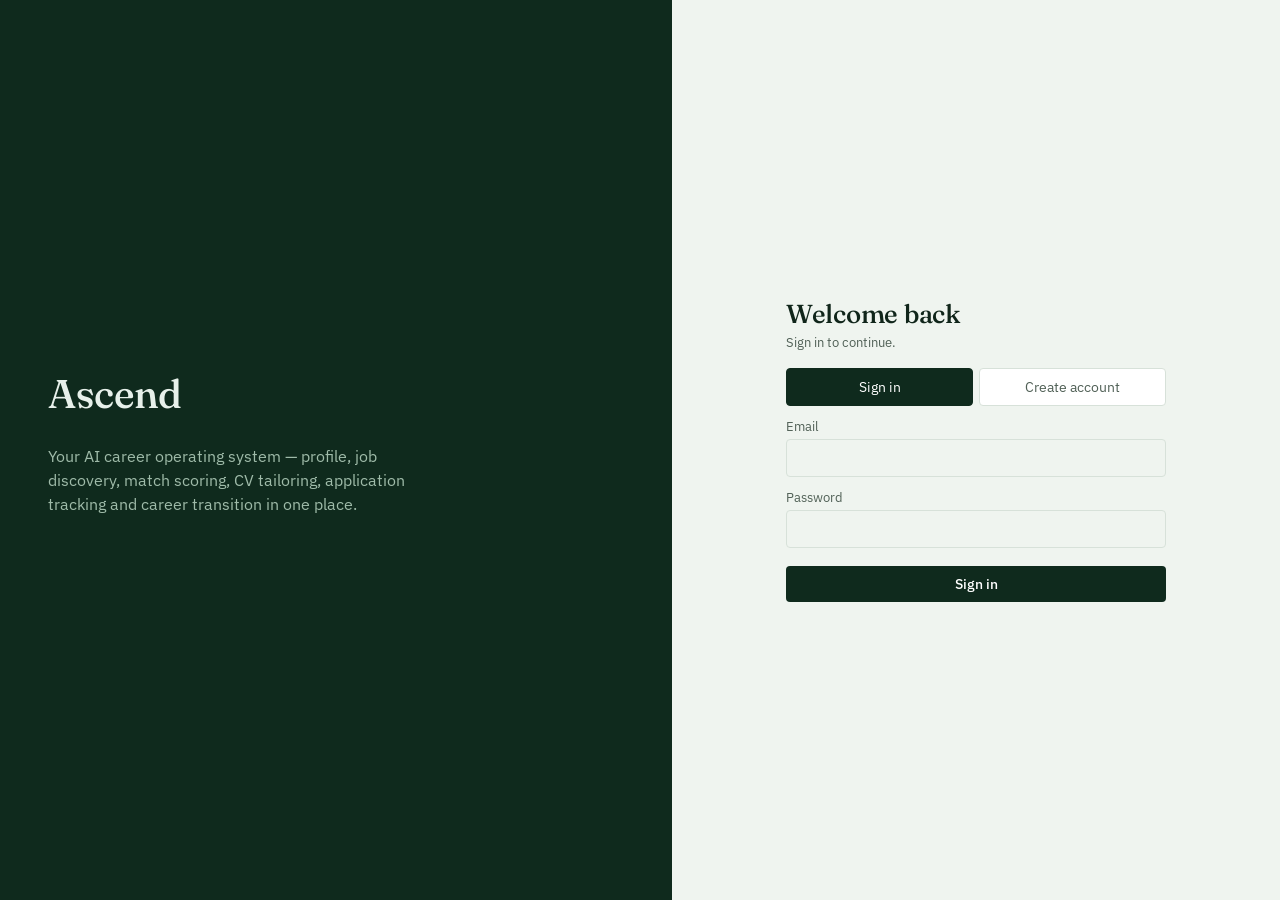
<file: alembic/versions/frontend/public/index.html>
<!DOCTYPE html><html lang="en"><head><meta charset="UTF-8">
<meta name="viewport" content="width=device-width, initial-scale=1, viewport-fit=cover">
<title>Ascend — AI Career Operating System</title>
<link rel="preconnect" href="https://fonts.googleapis.com"><link rel="preconnect" href="https://fonts.gstatic.com" crossorigin>
<link href="https://fonts.googleapis.com/css2?family=Fraunces:opsz,wght@9..144,400;9..144,500;9..144,600&family=IBM+Plex+Sans:wght@400;500;600;700&display=swap" rel="stylesheet">
<style>
:root {
  --ink: #0F2A1D;
  --ink-2: #163B29;
  --ink-3: #1E4C35;
  --paper: #EFF4EF;
  --paper-2: #FFFFFF;
  --paper-line: #D7E1D9;
  --text-dark: #10251A;
  --text-mid: #506056;
  --text-on-ink: #E7F0EA;
  --text-on-ink-dim: #9FBBA9;
  --moss: #2F8F5D;
  --moss-deep: #226B45;
  --leaf: #6FBE8C;
  --leaf-deep: #4E9E6D;
  --brick: #C1553F;
  --brick-deep: #9C4230;
  --radius-s: 4px;
  --radius-m: 8px;
  font-family: 'IBM Plex Sans', sans-serif;
}
:root[data-theme="dark"] {
  --paper: #0B1712;
  --paper-2: #12211A;
  --paper-line: #23392E;
  --text-dark: #E7F0EA;
  --text-mid: #9FBBA9;
}
@media (prefers-color-scheme: dark) {
  :root:not([data-theme="light"]) {
    --paper: #0B1712;
    --paper-2: #12211A;
    --paper-line: #23392E;
    --text-dark: #E7F0EA;
    --text-mid: #9FBBA9;
  }
}
* { box-sizing: border-box; }
html, body {
  margin: 0; height: 100%; background: var(--paper); color: var(--text-dark);
  padding-top: env(safe-area-inset-top, 0px); padding-bottom: env(safe-area-inset-bottom, 0px);
}
h1, h2, h3, .display { font-family: 'Fraunces', serif; font-weight: 500; letter-spacing: -0.01em; }
p, li { line-height: 1.5; }
button { font-family: inherit; cursor: pointer; }
a { color: inherit; }

.shell { display: flex; min-height: 100vh; }

/* ---------- Sidebar ---------- */
.sidebar {
  width: 232px; flex-shrink: 0; background: var(--ink);
  color: var(--text-on-ink); display: flex; flex-direction: column;
  padding: 24px 0; position: sticky; top: 0; height: 100vh;
}
.brand { padding: 0 24px 28px; }
.brand-mark { font-family: 'Fraunces', serif; font-size: 24px; font-weight: 600; color: var(--text-on-ink); }
.brand-sub { font-size: 12px; color: var(--text-on-ink-dim); margin-top: 2px; }
.nav-group { margin-bottom: 18px; }
.nav-label { padding: 0 24px; font-size: 11px; color: var(--text-on-ink-dim); margin-bottom: 6px; text-transform: none; }
.nav-item {
  display: flex; align-items: center; gap: 10px; width: 100%; text-align: left;
  padding: 9px 24px; background: none; border: none; color: var(--text-on-ink-dim);
  font-size: 14.5px; border-left: 3px solid transparent;
}
.nav-item:hover { color: var(--paper-2); background: rgba(255,255,255,0.04); }
.nav-item.active { color: var(--text-on-ink); border-left-color: var(--moss); background: rgba(255,255,255,0.06); }
.nav-icon { width: 18px; height: 18px; flex-shrink: 0; opacity: 0.85; }
.sidebar-foot { margin-top: auto; padding: 12px 24px 0; border-top: 1px solid rgba(255,255,255,0.08); padding-top: 16px; }
.profile-chip { display: flex; align-items: center; gap: 10px; }
.avatar { width: 34px; height: 34px; border-radius: 50%; background: var(--moss); color: var(--ink); display: flex; align-items: center; justify-content: center; font-weight: 600; font-size: 13px; flex-shrink: 0; }
.profile-chip-name { font-size: 13.5px; color: var(--text-on-ink); }
.profile-chip-role { font-size: 11.5px; color: var(--text-on-ink-dim); }

/* ---------- Main ---------- */
.main { flex: 1; min-width: 0; }
.topbar {
  display: flex; align-items: center; justify-content: space-between;
  padding: 18px 32px; border-bottom: 1px solid var(--paper-line);
  position: sticky; top: 0; background: var(--paper); z-index: 5;
}
.topbar h1 { font-size: 22px; margin: 0; }
.topbar-actions { display: flex; align-items: center; gap: 14px; }
.icon-btn {
  width: 36px; height: 36px; border-radius: 50%; border: 1px solid var(--paper-line);
  background: var(--paper-2); display: flex; align-items: center; justify-content: center; position: relative;
}
.icon-btn svg { width: 17px; height: 17px; stroke: var(--text-mid); }
.notif-dot { position: absolute; top: 7px; right: 8px; width: 7px; height: 7px; border-radius: 50%; background: var(--brick); }
.content { padding: 28px 32px 60px; max-width: 1100px; }

/* ---------- Cards / generic ---------- */
.panel {
  background: var(--paper-2); border: 1px solid var(--paper-line); border-radius: var(--radius-m);
  padding: 20px 22px;
}
.grid-3 { display: grid; grid-template-columns: repeat(3, 1fr); gap: 18px; }
.grid-2 { display: grid; grid-template-columns: 2fr 1fr; gap: 18px; }
@media (max-width: 860px) { .grid-3, .grid-2 { grid-template-columns: 1fr; } }
.section-title { font-size: 13px; color: var(--text-mid); margin: 0 0 12px; }
.muted { color: var(--text-mid); }
.small { font-size: 12.5px; }

.progress-track { height: 8px; background: var(--paper-line); border-radius: 6px; overflow: hidden; }
.progress-fill { height: 100%; background: var(--moss); }

.pill { display: inline-flex; align-items: center; gap: 5px; font-size: 11.5px; padding: 3px 9px; border-radius: 20px; }
.pill-moss { background: rgba(47,143,93,0.15); color: var(--moss-deep); }
.pill-leaf { background: rgba(111,190,140,0.15); color: var(--leaf-deep); }
.pill-brick { background: rgba(193,83,61,0.15); color: var(--brick-deep); }
:root[data-theme="dark"] .pill-moss, :root[data-theme="dark"] .pill-leaf, :root[data-theme="dark"] .pill-brick { filter: brightness(1.3); }

.btn { border: none; border-radius: var(--radius-s); padding: 9px 16px; font-size: 13.5px; font-weight: 500; }
.btn-primary { background: var(--ink); color: var(--paper-2); }
.btn-primary:hover { background: var(--ink-3); }
.btn-moss { background: var(--moss); color: var(--ink); }
.btn-moss:hover { background: var(--moss-deep); }
.btn-ghost { background: transparent; border: 1px solid var(--paper-line); color: var(--text-dark); }
.btn-ghost:hover { border-color: var(--text-mid); }
.btn-sm { padding: 6px 11px; font-size: 12.5px; }

/* ---------- Job card (left accent bar, not the generic shadow+rounded card kit) ---------- */
.job-card {
  border-left: 3px solid var(--paper-line); padding: 14px 16px; margin-bottom: 10px;
  background: var(--paper-2); border-radius: 0 var(--radius-s) var(--radius-s) 0;
  display: flex; justify-content: space-between; align-items: flex-start; gap: 16px; flex-wrap: wrap;
}
.job-card.gem { border-left-color: var(--moss); }
.job-card.high-match { border-left-color: var(--leaf); }
.job-title { font-size: 15.5px; font-weight: 600; margin: 0 0 3px; }
.job-meta { font-size: 12.5px; color: var(--text-mid); }
.match-score { font-family: 'Fraunces', serif; font-size: 22px; font-weight: 600; }
.match-score.high { color: var(--leaf-deep); }
.match-score.mid { color: var(--moss-deep); }
.match-score.low { color: var(--text-mid); }

/* ---------- Kanban ---------- */
.kanban { display: flex; gap: 14px; overflow-x: auto; padding-bottom: 8px; }
.kanban-col { min-width: 220px; flex: 1; }
.kanban-col-head { font-size: 12.5px; color: var(--text-mid); padding-bottom: 8px; border-bottom: 2px solid var(--paper-line); margin-bottom: 10px; display: flex; justify-content: space-between; }
.kanban-card {
  background: var(--paper-2); border: 1px solid var(--paper-line); border-radius: var(--radius-s);
  padding: 10px 12px; margin-bottom: 8px; font-size: 13px;
}
.kanban-card .co { font-weight: 600; }
.kanban-card select { margin-top: 8px; width: 100%; font-size: 12px; padding: 4px; border-radius: 4px; border: 1px solid var(--paper-line); background: var(--paper); color: var(--text-dark); }

/* ---------- Bars (no chart lib) ---------- */
.bar-row { display: flex; align-items: center; gap: 10px; margin-bottom: 9px; }
.bar-label { width: 110px; font-size: 12.5px; color: var(--text-mid); flex-shrink: 0; }
.bar-track { flex: 1; height: 16px; background: var(--paper-line); border-radius: 3px; overflow: hidden; }
.bar-fill { height: 100%; background: var(--leaf); }
.bar-value { width: 42px; text-align: right; font-size: 12.5px; font-variant-numeric: tabular-nums; }

.funnel-row { display: flex; align-items: center; gap: 12px; margin-bottom: 6px; }
.funnel-bar { height: 30px; background: var(--ink-3); border-radius: 3px; display: flex; align-items: center; padding: 0 10px; color: var(--text-on-ink); font-size: 12.5px; }

/* ---------- Domain readiness bars ---------- */
.domain-row { display: flex; align-items: center; gap: 12px; padding: 10px 0; border-bottom: 1px solid var(--paper-line); }
.domain-row:last-child { border-bottom: none; }
.domain-name { width: 170px; font-size: 13.5px; flex-shrink: 0; }
.domain-score { width: 40px; text-align: right; font-family: 'Fraunces', serif; font-weight: 600; }

/* ---------- Stat number ---------- */
.stat { }
.stat-num { font-family: 'Fraunces', serif; font-size: 30px; font-weight: 600; line-height: 1; }
.stat-label { font-size: 12px; color: var(--text-mid); margin-top: 4px; }

/* ---------- Modal ---------- */
.overlay { position: fixed; inset: 0; background: rgba(10,15,25,0.55); display: none; align-items: center; justify-content: center; z-index: 50; padding: 20px; }
.overlay.open { display: flex; }
.modal { background: var(--paper-2); border-radius: var(--radius-m); max-width: 560px; width: 100%; max-height: 86vh; overflow-y: auto; padding: 26px 28px; }
.modal-close { float: right; background: none; border: none; font-size: 20px; color: var(--text-mid); line-height: 1; }

/* ---------- Notifications panel ---------- */
.notif-panel {
  position: absolute; top: 52px; right: 32px; width: 300px; background: var(--paper-2);
  border: 1px solid var(--paper-line); border-radius: var(--radius-m); box-shadow: 0 8px 24px rgba(0,0,0,0.12);
  padding: 8px 0; display: none; z-index: 20;
}
.notif-panel.open { display: block; }
.notif-item { padding: 10px 16px; font-size: 13px; border-bottom: 1px solid var(--paper-line); display: flex; gap: 8px; }
.notif-item:last-child { border-bottom: none; }
.notif-item .dot { width: 6px; height: 6px; border-radius: 50%; background: var(--moss); margin-top: 6px; flex-shrink: 0; }

/* ---------- Sections ---------- */
.screen { display: none; }
.screen.active { display: block; }
.hidden-gem-strip {
  background: linear-gradient(90deg, rgba(47,143,93,0.14), rgba(47,143,93,0.04));
  border: 1px solid rgba(47,143,93,0.35); border-radius: var(--radius-m); padding: 16px 18px; margin-top: 18px;
}

textarea, input[type=text] {
  width: 100%; font-family: inherit; font-size: 13.5px; padding: 9px 11px; border-radius: var(--radius-s);
  border: 1px solid var(--paper-line); background: var(--paper); color: var(--text-dark);
}
label.field-label { font-size: 12.5px; color: var(--text-mid); display: block; margin: 12px 0 5px; }

.competency-chip { display: inline-block; background: var(--paper); border: 1px solid var(--paper-line); border-radius: 4px; padding: 4px 9px; font-size: 12px; margin: 3px 4px 0 0; }

table.locked-row td { color: var(--text-mid); }
.locked-badge { font-size: 11px; }

/* ---------- Mobile ---------- */
@media (max-width: 780px) {
  .sidebar { position: fixed; left: -240px; z-index: 40; transition: left .2s; }
  .sidebar.open { left: 0; }
  .content { padding: 20px 16px 60px; }
  .topbar { padding: 14px 16px; }
  .menu-toggle { display: flex !important; }
}
.menu-toggle { display: none; width: 36px; height: 36px; align-items: center; justify-content: center; border-radius: 50%; border: 1px solid var(--paper-line); background: var(--paper-2); }
/* ---------- Additions for the live app ---------- */
select, input[type=number], input[type=email], input[type=password], input[type=date] {
  width: 100%; font-family: inherit; font-size: 13.5px; padding: 9px 11px; border-radius: var(--radius-s);
  border: 1px solid var(--paper-line); background: var(--paper); color: var(--text-dark);
}
.form-grid { display: grid; grid-template-columns: 1fr 1fr; gap: 0 14px; }
@media (max-width: 640px) { .form-grid { grid-template-columns: 1fr; } }
.row { display: flex; gap: 10px; align-items: center; flex-wrap: wrap; }
.row > * { flex: 0 0 auto; }
.grow { flex: 1 1 180px !important; min-width: 0; }
.empty { padding: 22px 18px; text-align: center; color: var(--text-mid); font-size: 13.5px; border: 1px dashed var(--paper-line); border-radius: var(--radius-m); }
.empty b { color: var(--text-dark); }
.note { font-size: 12.5px; color: var(--text-mid); background: var(--paper); border-left: 3px solid var(--leaf); padding: 9px 12px; border-radius: 0 4px 4px 0; margin: 10px 0; }
.note.warn { border-left-color: var(--brick); }
.chip-x { border: none; background: none; color: var(--text-mid); padding: 0 0 0 6px; font-size: 13px; }
.btn[disabled] { opacity: .55; cursor: default; }
.list-row { display: flex; justify-content: space-between; gap: 12px; padding: 9px 0; border-bottom: 1px solid var(--paper-line); font-size: 13.5px; }
.list-row:last-child { border-bottom: none; }
.spinner { display: inline-block; width: 14px; height: 14px; border: 2px solid var(--paper-line); border-top-color: var(--moss); border-radius: 50%; animation: spin .8s linear infinite; vertical-align: -2px; }
@keyframes spin { to { transform: rotate(360deg); } }

/* Toast */
#toast { position: fixed; bottom: 20px; left: 50%; transform: translateX(-50%); background: var(--ink); color: var(--paper-2);
  padding: 10px 16px; border-radius: 6px; font-size: 13.5px; z-index: 100; display: none; max-width: calc(100% - 32px); }
#toast.err { background: var(--brick-deep); }

/* Auth screen */
.auth-wrap { min-height: 100vh; display: flex; align-items: stretch; }
.auth-side { flex: 1; background: var(--ink); color: var(--text-on-ink); padding: 48px; display: flex; flex-direction: column; justify-content: center; }
.auth-side h1 { font-size: 40px; margin: 0 0 10px; color: var(--text-on-ink); }
.auth-side p { color: var(--text-on-ink-dim); max-width: 380px; }
.auth-main { flex: 1; display: flex; align-items: center; justify-content: center; padding: 32px 16px; }
.auth-card { width: 100%; max-width: 380px; }
.auth-card h2 { margin: 0 0 4px; font-size: 26px; }
.auth-tabs { display: flex; gap: 6px; margin: 18px 0 6px; }
.auth-tabs button { flex: 1; padding: 9px; border: 1px solid var(--paper-line); background: var(--paper-2); color: var(--text-mid); border-radius: 4px; font-size: 13.5px; }
.auth-tabs button.active { background: var(--ink); color: var(--paper-2); border-color: var(--ink); }
@media (max-width: 780px) { .auth-side { display: none; } }

.kanban-card .job-link { background: none; border: none; padding: 0; color: var(--text-mid); text-align: left; font-size: 13px; text-decoration: underline; text-decoration-color: var(--paper-line); }
.q-card { padding: 14px 0; border-bottom: 1px solid var(--paper-line); }
.q-card:last-child { border-bottom: none; }
.logout-btn { background: none; border: none; color: var(--text-on-ink-dim); font-size: 12.5px; padding: 8px 0 0; text-decoration: underline; }
.field-label { font-size: 12.5px; color: var(--text-mid); display: block; margin: 12px 0 5px; font-family: inherit; }

/* ---------- Dashboard widgets ---------- */
:root { --chart-bar: #2F8F5D; --chart-bar-hover: #226B45; --chart-grid: var(--paper-line); }
:root[data-theme="dark"] { --chart-bar-hover: #3DA36D; }
@media (prefers-color-scheme: dark) { :root:not([data-theme="light"]) { --chart-bar-hover: #3DA36D; } }

.kpi-row { display: grid; grid-template-columns: repeat(4, 1fr); gap: 18px; margin-bottom: 18px; }
@media (max-width: 1000px) { .kpi-row { grid-template-columns: repeat(2, 1fr); } }
@media (max-width: 520px) { .kpi-row { grid-template-columns: 1fr; } }
.kpi { position: relative; overflow: hidden; }
.kpi-label { font-size: 12.5px; color: var(--text-mid); }
.kpi-value { font-size: 30px; font-weight: 600; line-height: 1.15; margin-top: 4px; color: var(--text-dark); }
.kpi-sub { font-size: 12px; color: var(--text-mid); margin-top: 4px; }
.spark { display: flex; align-items: flex-end; gap: 2px; height: 26px; margin-top: 8px; }
.spark span { flex: 1; background: var(--paper-line); border-radius: 2px 2px 0 0; min-height: 2px; }
.spark span.now { background: var(--chart-bar); }
.meter { height: 8px; background: var(--paper-line); border-radius: 6px; overflow: hidden; margin-top: 10px; }
.meter-fill { height: 100%; background: var(--chart-bar); border-radius: 6px; }

.dash-main { display: grid; grid-template-columns: 2fr 1fr; gap: 18px; margin-bottom: 18px; }
@media (max-width: 900px) { .dash-main { grid-template-columns: 1fr; } }
.dash-side { display: flex; flex-direction: column; gap: 18px; min-width: 0; }
.dash-side .hidden-gem-strip { margin-top: 0; }
.panel-head { display: flex; justify-content: space-between; align-items: center; gap: 10px; margin-bottom: 10px; }

.rec { display: flex; gap: 14px; align-items: flex-start; padding: 12px 0; border-bottom: 1px solid var(--paper-line); }
.rec:last-child { border-bottom: none; }
.rec-score { flex: 0 0 52px; text-align: center; }
.rec-score .n { font-size: 20px; font-weight: 600; color: var(--text-dark); }
.rec-score .bar { height: 4px; background: var(--paper-line); border-radius: 3px; margin-top: 4px; overflow: hidden; }
.rec-score .bar i { display: block; height: 100%; background: var(--chart-bar); }
.rec-body { flex: 1; min-width: 0; }
.rec-title { font-weight: 600; font-size: 14.5px; background: none; border: none; padding: 0; color: var(--text-dark); text-align: left; cursor: pointer; }
.rec-title:hover { text-decoration: underline; }
.rec-meta { font-size: 12.5px; color: var(--text-mid); margin-top: 2px; }
.rec-why { font-size: 12px; color: var(--text-mid); margin-top: 6px; display: flex; flex-wrap: wrap; gap: 4px 6px; }
.rec-why span { background: var(--paper); border: 1px solid var(--paper-line); border-radius: 4px; padding: 2px 7px; }
.rec-actions { flex: 0 0 auto; display: flex; flex-direction: column; gap: 6px; }
@media (max-width: 560px) { .rec { flex-wrap: wrap; } .rec-actions { flex-direction: row; width: 100%; padding-left: 66px; } }

.pipe-row { display: flex; align-items: center; gap: 10px; margin-bottom: 7px; font-size: 12.5px; }
.pipe-row .lbl { width: 78px; color: var(--text-mid); flex-shrink: 0; }
.pipe-row .trk { flex: 1; height: 14px; }
.pipe-row .trk i { display: block; height: 100%; background: var(--chart-bar); border-radius: 0 4px 4px 0; min-width: 2px; }
.pipe-row .val { width: 26px; text-align: right; font-variant-numeric: tabular-nums; color: var(--text-dark); }

.dash-charts { display: grid; grid-template-columns: repeat(2, 1fr); gap: 18px; }
@media (max-width: 1000px) { .dash-charts { grid-template-columns: 1fr; } }
.chart-card { min-width: 0; }
.chart svg { display: block; width: 100%; height: auto; overflow: visible; }
.chart .bar { fill: var(--chart-bar); cursor: default; }
.chart .hit:hover + .bar, .chart .hit:focus + .bar { fill: var(--chart-bar-hover); }
.chart .hit { fill: transparent; outline: none; }
.chart .bar, .chart text { pointer-events: none; }
.chart .hit:focus-visible { stroke: var(--text-mid); stroke-width: 1; stroke-dasharray: 2 2; }
.chart .grid { stroke: var(--chart-grid); stroke-width: 1; }
.chart .axis-t { fill: var(--text-mid); font-size: 12px; font-family: inherit; }
.chart .val-t { fill: var(--text-dark); font-size: 12px; font-family: inherit; font-weight: 600; }
.chart-empty { font-size: 13px; color: var(--text-mid); padding: 26px 0; text-align: center; }
.chart-table { margin-top: 8px; font-size: 12.5px; }
.chart-table summary { cursor: pointer; color: var(--text-mid); }
.chart-table table { width: 100%; border-collapse: collapse; margin-top: 6px; }
.chart-table td { padding: 4px 0; border-bottom: 1px solid var(--paper-line); font-variant-numeric: tabular-nums; }
.chart-table td:last-child { text-align: right; }
.chart-tip { position: fixed; z-index: 60; pointer-events: none; background: var(--paper-2); color: var(--text-dark); border: 1px solid var(--paper-line);
  border-radius: 6px; padding: 6px 9px; font-size: 12px; box-shadow: 0 4px 14px rgba(0,0,0,.12); white-space: nowrap; }
.chart-tip b { display: block; font-size: 13px; }
.chart-tip .k { display: inline-block; width: 10px; height: 2px; background: var(--chart-bar); vertical-align: middle; margin-right: 5px; }

.ind-tag { display: inline-block; font-size: 11.5px; color: var(--text-mid); border: 1px solid var(--paper-line); border-radius: 4px; padding: 1px 6px; margin-left: 6px; vertical-align: 1px; font-weight: 400; }
.via { font-size: 11.5px; color: var(--text-mid); }
.via a { color: var(--text-mid); }

/* ---------- Job search ---------- */
.search-form { margin-bottom: 16px; }
.sf-row { display: flex; gap: 12px; align-items: flex-end; flex-wrap: wrap; }
.sf-row .grow { flex: 2 1 260px; }
.sf-where { flex: 1 1 200px; }
.sf-label { display: block; font-size: 12px; color: var(--text-mid); margin-bottom: 4px; }
.sf-go { height: 40px; padding: 0 22px; }
.sf-filters { margin-top: 12px; align-items: center; gap: 10px 16px; }
.sf-mini { display: flex; align-items: center; gap: 6px; font-size: 12.5px; color: var(--text-mid); }
.sf-mini select { width: auto; }
.sf-check { display: flex; align-items: center; gap: 6px; font-size: 12.5px; color: var(--text-mid); }
.sf-check input { width: auto; margin: 0; }
.suggest-wrap { position: relative; min-width: 0; }
.suggest-list { position: absolute; left: 0; right: 0; top: 100%; z-index: 40; margin: 4px 0 0; padding: 4px; list-style: none;
  background: var(--paper-2); border: 1px solid var(--paper-line); border-radius: 8px; box-shadow: 0 8px 24px rgba(0,0,0,.14); max-height: 320px; overflow: auto; }
.suggest-list li { display: flex; justify-content: space-between; align-items: center; gap: 10px; padding: 8px 10px; border-radius: 6px; cursor: pointer; font-size: 13.5px; color: var(--text-dark); }
.suggest-list li[aria-selected="true"], .suggest-list li:hover { background: var(--paper); }
.suggest-list .s-kind { font-size: 11.5px; color: var(--text-mid); white-space: nowrap; }
.suggest-list .s-n { font-variant-numeric: tabular-nums; }
.suggest-list .s-empty { cursor: default; color: var(--text-mid); }
.also-in { font-size: 12px; color: var(--text-mid); margin-top: 4px; }
@media (max-width: 560px) { .sf-go { width: 100%; } .sf-filters { flex-direction: column; align-items: stretch; } .sf-mini { justify-content: space-between; } }
</style></head><body>
<div id="toast"></div>

<!-- ================= AUTH ================= -->
<div class="auth-wrap" id="authView" style="display:none;">
  <div class="auth-side">
    <h1>Ascend</h1>
    <p>Your AI career operating system — profile, job discovery, match scoring, CV tailoring, application tracking and career transition in one place.</p>
  </div>
  <div class="auth-main">
    <div class="auth-card">
      <h2 id="authTitle">Welcome back</h2>
      <div class="muted small" id="authSub">Sign in to continue.</div>
      <div class="auth-tabs">
        <button type="button" id="tabLogin" class="active">Sign in</button>
        <button type="button" id="tabRegister">Create account</button>
      </div>
      <form id="authForm">
        <label class="field-label">Email</label>
        <input type="email" id="authEmail" autocomplete="email" required>
        <label class="field-label">Password</label>
        <input type="password" id="authPassword" autocomplete="current-password" required minlength="8">
        <div class="small muted" id="pwHint" style="display:none; margin-top:6px;">At least 8 characters.</div>
        <button class="btn btn-primary" style="width:100%; margin-top:18px;" id="authSubmit" type="submit">Sign in</button>
      </form>
      <div class="note warn" id="authError" style="display:none;"></div>
    </div>
  </div>
</div>

<!-- ================= APP ================= -->
<div class="shell" id="appView" style="display:none;">
  <aside class="sidebar" id="sidebar">
    <div class="brand">
      <div class="brand-mark">Ascend</div>
      <div class="brand-sub">AI Career Operating System</div>
    </div>
    <nav class="nav-group">
      <button class="nav-item active" data-screen="dashboard">◆ Dashboard</button>
      <button class="nav-item" data-screen="profile">◆ My Profile</button>
      <button class="nav-item" data-screen="jobs">◆ Job Search</button>
      <button class="nav-item" data-screen="applications">◆ Applications</button>
      <button class="nav-item" data-screen="analytics">◆ Analytics</button>
    </nav>
    <div class="nav-group">
      <div class="nav-label">Career Growth</div>
      <button class="nav-item" data-screen="transition">◆ Career Transition</button>
      <button class="nav-item" data-screen="interview">◆ Interview Prep</button>
      <button class="nav-item" data-screen="branding">◆ Professional Brand</button>
      <button class="nav-item" data-screen="intelligence">◆ Recruiter Intelligence</button>
    </div>
    <div class="nav-group">
      <button class="nav-item" data-screen="settings">◆ Settings</button>
    </div>
    <div class="sidebar-foot">
      <button class="profile-chip" id="identityChip" style="background:none; border:none; width:100%; text-align:left; padding:0;">
        <div class="avatar" id="avatarInitials">?</div>
        <div style="min-width:0;">
          <div class="profile-chip-name" id="sidebarName">Set your name</div>
          <div class="profile-chip-role" id="sidebarRole">&nbsp;</div>
        </div>
      </button>
      <button class="logout-btn" id="logoutBtn">Sign out</button>
    </div>
  </aside>

  <div class="main">
    <div class="topbar">
      <div style="display:flex; align-items:center; gap:10px;">
        <button class="menu-toggle" id="menuToggle" aria-label="Menu">☰</button>
        <h1 id="screenTitle">Dashboard</h1>
      </div>
      <div class="topbar-actions">
        <button class="icon-btn" id="themeBtn" title="Toggle theme">🌙</button>
      </div>
    </div>

    <div class="content">

      <!-- DASHBOARD -->
      <section class="screen active" id="screen-dashboard">
        <!-- KPI row -->
        <div class="kpi-row" id="kpiRow">
          <div class="panel kpi"><div class="kpi-label">New jobs today</div><div class="kpi-value" id="kpiToday">—</div><div class="kpi-sub" id="kpiTodaySub">&nbsp;</div><div class="spark" id="kpiSpark" aria-hidden="true"></div></div>
          <div class="panel kpi"><div class="kpi-label">Jobs in your feed</div><div class="kpi-value" id="kpiTotal">—</div><div class="kpi-sub" id="kpiTotalSub">&nbsp;</div></div>
          <div class="panel kpi"><div class="kpi-label">Good fits for you</div><div class="kpi-value" id="kpiFits">—</div><div class="kpi-sub">jobs scoring 30+ on quick fit</div></div>
          <div class="panel kpi"><div class="kpi-label">Profile completion</div><div class="kpi-value" id="dashCompletionPct">—</div>
            <div class="meter" role="meter" aria-label="Profile completion" aria-valuemin="0" aria-valuemax="100" id="dashMeter"><div class="meter-fill" id="dashCompletionBar" style="width:0%;"></div></div>
            <div class="kpi-sub" id="dashMissing">&nbsp;</div></div>
        </div>

        <!-- Main row: top matches + side widgets -->
        <div class="dash-main">
          <div class="panel">
            <div class="panel-head"><div class="section-title" style="margin:0;">Top matches for you</div>
              <button class="btn btn-ghost btn-sm" data-nav="jobs">All jobs</button></div>
            <div class="small muted" style="margin:-4px 0 10px;">Ranked by <b>quick fit</b>: your target roles, skills and preferred locations. Instant and free; not the AI match score.</div>
            <div id="dashRecommended"></div>
          </div>
          <div class="dash-side">
            <div id="dashGem"></div>
            <div class="panel">
              <div class="panel-head"><div class="section-title" style="margin:0;">Your pipeline</div>
                <button class="btn btn-ghost btn-sm" data-nav="applications">Open</button></div>
              <div id="dashPipeline"></div>
            </div>
          </div>
        </div>

        <!-- Charts row -->
        <div class="dash-charts">
          <div class="panel chart-card">
            <div class="section-title">Jobs added per day <span class="muted">(last 14 days)</span></div>
            <div class="chart" id="chartDaily"></div>
            <details class="chart-table"><summary>View as table</summary><div id="chartDailyTable"></div></details>
          </div>
          <div class="panel chart-card">
            <div class="section-title">Where the jobs are</div>
            <div class="chart" id="chartRegions"></div>
            <details class="chart-table"><summary>View as table</summary><div id="chartRegionsTable"></div></details>
          </div>
          <div class="panel chart-card">
            <div class="section-title">Jobs by industry</div>
            <div class="chart" id="chartIndustry"></div>
            <details class="chart-table"><summary>View as table</summary><div id="chartIndustryTable"></div></details>
          </div>
          <div class="panel chart-card">
            <div class="section-title">Your weekly activity <span class="muted">(applications submitted)</span></div>
            <div class="chart" id="chartWeekly"></div>
            <details class="chart-table"><summary>View as table</summary><div id="chartWeeklyTable"></div></details>
          </div>
        </div>
        <div class="small muted" id="dashSources" style="margin-top:12px;"></div>
        <div id="chartTip" class="chart-tip" role="tooltip" hidden></div>
      </section>

      <!-- PROFILE -->
      <section class="screen" id="screen-profile">
        <div class="grid-2">
          <div class="panel">
            <div class="section-title">Basic details</div>
            <form id="profileForm">
              <div class="form-grid">
                <div><label class="field-label">Full name</label><input type="text" name="full_name"></div>
                <div><label class="field-label">Phone</label><input type="text" name="phone"></div>
                <div><label class="field-label">Current role</label><input type="text" name="current_role" placeholder="e.g. Collections Team Leader"></div>
                <div><label class="field-label">Years of experience</label><input type="number" name="years_experience" min="0" max="60"></div>
                <div><label class="field-label">Industry</label><input type="text" name="industry" placeholder="e.g. Banking"></div>
                <div><label class="field-label">LinkedIn URL</label><input type="text" name="linkedin_url"></div>
                <div><label class="field-label">Desired roles (comma-separated)</label><input type="text" name="desired_roles" placeholder="Business Analyst, Systems Analyst"></div>
                <div><label class="field-label">Preferred locations (comma-separated)</label><input type="text" name="location_preferences" placeholder="Johannesburg, Remote"></div>
                <div><label class="field-label">Salary expectation — min</label><input type="number" name="salary_expectation_min" min="0" step="1000"></div>
                <div><label class="field-label">Salary expectation — max</label><input type="number" name="salary_expectation_max" min="0" step="1000"></div>
                <div><label class="field-label">Currency</label><input type="text" name="salary_currency" placeholder="ZAR" maxlength="3"></div>
                <div><label class="field-label">Work mode</label>
                  <select name="work_mode_preference"><option value="">—</option><option value="onsite">Onsite</option><option value="hybrid">Hybrid</option><option value="remote">Remote</option></select></div>
              </div>
              <label class="field-label">Career transition target</label>
              <select name="career_transition_target" id="profileTarget"><option value="">—</option></select>
              <button class="btn btn-primary btn-sm" type="submit" style="margin-top:16px;">Save profile</button>
            </form>
          </div>
          <div>
            <div class="panel" style="margin-bottom:18px;">
              <div class="section-title">Master CV</div>
              <p class="small muted" style="margin-top:0;">Upload your CV as a PDF, Word (.docx) or .txt file. We read it, add the skills we find, and use it when tailoring CVs. Uploading again replaces it.</p>
              <label class="btn btn-primary btn-sm" style="display:inline-block;">Choose file
                <input type="file" id="cvFileInput" accept=".pdf,.docx,.txt" style="display:none;">
              </label>
              <div id="cvCurrent" class="small" style="margin-top:10px;"></div>
              <div id="cvUploadStatus" class="small" style="margin-top:10px;"></div>
            </div>
            <div class="panel">
              <div class="section-title">Skills</div>
              <form id="skillForm" class="row">
                <input type="text" name="name" placeholder="e.g. SQL" class="grow" required>
                <select name="proficiency" style="width:auto;"><option value="">Level</option><option>beginner</option><option>intermediate</option><option>advanced</option><option>expert</option></select>
                <button class="btn btn-ghost btn-sm" type="submit">Add</button>
              </form>
              <div id="skillsList" style="margin-top:10px;"></div>
            </div>
          </div>
        </div>
        <div class="grid-3" style="margin-top:18px; grid-template-columns:1fr 1fr;">
          <div class="panel">
            <div class="section-title">Education</div>
            <form id="eduForm">
              <input type="text" name="qualification" placeholder="Qualification, e.g. BCom IT Management" required>
              <div class="form-grid" style="margin-top:8px;">
                <input type="text" name="institution" placeholder="Institution">
                <select name="status"><option value="completed">Completed</option><option value="in_progress">In progress</option></select>
              </div>
              <button class="btn btn-ghost btn-sm" type="submit" style="margin-top:10px;">Add education</button>
            </form>
            <div id="eduList" style="margin-top:8px;"></div>
          </div>
          <div class="panel">
            <div class="section-title">Certifications</div>
            <form id="certForm">
              <input type="text" name="name" placeholder="Certification name" required>
              <input type="text" name="issuer" placeholder="Issuer (optional)" style="margin-top:8px;">
              <button class="btn btn-ghost btn-sm" type="submit" style="margin-top:10px;">Add certification</button>
            </form>
            <div id="certList" style="margin-top:8px;"></div>
          </div>
        </div>
      </section>

      <!-- JOBS -->
      <section class="screen" id="screen-jobs">
        <form class="panel search-form" id="jobSearchForm" autocomplete="off" role="search">
          <div class="sf-row">
            <div class="suggest-wrap grow">
              <label class="sf-label" for="jobQ">What</label>
              <input type="text" id="jobQ" name="q" placeholder="Job title, company or skill, e.g. business analyst" role="combobox" aria-autocomplete="list" aria-expanded="false" aria-controls="jobQList">
              <ul class="suggest-list" id="jobQList" role="listbox" hidden></ul>
            </div>
            <div class="suggest-wrap sf-where">
              <label class="sf-label" for="jobLoc">Where</label>
              <input type="text" id="jobLoc" name="location" placeholder="City, province or country" role="combobox" aria-autocomplete="list" aria-expanded="false" aria-controls="jobLocList">
              <ul class="suggest-list" id="jobLocList" role="listbox" hidden></ul>
            </div>
            <button class="btn btn-primary sf-go" type="submit">Search</button>
          </div>
          <div class="sf-row sf-filters">
            <label class="sf-mini">Industry
              <select name="industry" id="jobIndustry"><option value="">All industries</option></select>
            </label>
            <label class="sf-mini">Salary (per year)
              <select name="salary_min"><option value="">Any salary</option><option value="200000">R200k+</option><option value="300000">R300k+</option><option value="400000">R400k+</option><option value="500000">R500k+</option><option value="600000">R600k+</option><option value="800000">R800k+</option><option value="1000000">R1m+</option></select>
            </label>
            <label class="sf-check"><input type="checkbox" name="include_no_salary" value="true" checked> Include jobs that don't show a salary</label>
            <label class="sf-mini">Work mode
              <select name="remote"><option value="">Any</option><option value="true">Remote only</option><option value="false">On-site / hybrid</option></select>
            </label>
            <label class="sf-mini">Posted
              <select name="posted_within_days"><option value="">Any time</option><option value="1">Last 24 hours</option><option value="3">Last 3 days</option><option value="7">Last 7 days</option><option value="30">Last 30 days</option></select>
            </label>
            <button class="btn btn-ghost btn-sm" type="button" id="jobClear">Clear</button>
          </div>
        </form>
        <div class="small muted" id="jobCount" style="margin:0 0 10px;"></div>
        <div id="gemList"></div>
        <div id="jobList"></div>
        <div class="row" id="jobPager" style="justify-content:center; margin-top:12px;"></div>
        <div class="small muted via" style="text-align:center; margin-top:10px;">South African listings: <a href="https://www.adzuna.co.za" target="_blank" rel="noopener noreferrer">Jobs by Adzuna</a></div>
      </section>

      <!-- APPLICATIONS -->
      <section class="screen" id="screen-applications">
        <p class="muted small" style="margin-top:0;">Move a card with its dropdown. Only valid moves are offered — an offer needs an interview stage first, and offers, rejections and closed applications are final.</p>
        <div class="kanban" id="kanban"></div>
      </section>

      <!-- ANALYTICS -->
      <section class="screen" id="screen-analytics">
        <div class="row" style="margin-bottom:14px;">
          <span class="small muted">Period</span>
          <select id="periodSel" style="width:auto;"><option value="7d">7 days</option><option value="30d" selected>30 days</option><option value="90d">90 days</option></select>
        </div>
        <div id="analyticsNote"></div>
        <div class="grid-3" style="margin-bottom:20px;" id="analyticsStats"></div>
        <div class="grid-2" style="grid-template-columns:1fr 1fr;">
          <div class="panel"><div class="section-title">By source</div><div id="bySource"></div></div>
          <div class="panel"><div class="section-title">By role</div><div id="byRole"></div></div>
        </div>
        <div class="panel" style="margin-top:18px;"><div class="section-title">Trend</div><div id="trends"></div></div>
      </section>

      <!-- TRANSITION -->
      <section class="screen" id="screen-transition">
        <div class="row" style="margin-bottom:14px;">
          <span class="small muted">I'm coming from</span>
          <select id="sourceDomainSel" style="width:auto;"></select>
        </div>
        <div class="panel" style="margin-bottom:18px;">
          <div class="section-title">Readiness by target field</div>
          <div id="domainReadiness"></div>
        </div>
        <div class="grid-2" style="grid-template-columns:1fr 1fr;">
          <div class="panel"><div class="section-title">Recommended pathway</div><div id="pathway"></div></div>
          <div class="panel">
            <div class="section-title">Reframe your experience for a CV</div>
            <form id="reframeForm">
              <label class="field-label" style="margin-top:0;">Target field</label>
              <select name="target_domain" id="reframeTarget"></select>
              <label class="field-label">Describe what you did</label>
              <textarea name="experience_text" rows="4" required placeholder="e.g. Led escalation handling and dispute resolution for a team of 12…"></textarea>
              <button class="btn btn-primary btn-sm" type="submit" style="margin-top:10px;">Reframe</button>
            </form>
            <div id="reframeOut" style="margin-top:12px;"></div>
          </div>
        </div>
      </section>

      <!-- INTERVIEW -->
      <section class="screen" id="screen-interview">
        <div class="panel" style="margin-bottom:18px;">
          <div class="section-title">Start a practice session</div>
          <form id="ivStartForm" class="row">
            <select name="source_domain" id="ivSource" style="width:auto;"></select>
            <span class="muted small">→</span>
            <select name="target_domain" id="ivTarget" style="width:auto;"></select>
            <select name="behavioral_count" style="width:auto;"><option value="3">3 behavioural</option><option value="5" selected>5 behavioural</option><option value="8">8 behavioural</option></select>
            <select name="technical_count" style="width:auto;"><option value="0">0 technical</option><option value="3" selected>3 technical</option><option value="5">5 technical</option></select>
            <button class="btn btn-primary btn-sm" type="submit">Start</button>
          </form>
        </div>
        <div id="ivSession"></div>
        <div class="panel" style="margin-top:18px;"><div class="section-title">Past sessions</div><div id="ivHistory"></div></div>
      </section>

      <!-- BRANDING -->
      <section class="screen" id="screen-branding">
        <div class="grid-2" style="grid-template-columns:1fr 1fr;">
          <div class="panel">
            <div class="section-title">Your LinkedIn</div>
            <form id="brandForm">
              <label class="field-label" style="margin-top:0;">Headline</label>
              <input type="text" name="linkedin_headline" maxlength="220">
              <label class="field-label">About / summary</label>
              <textarea name="linkedin_summary" rows="5"></textarea>
              <button class="btn btn-primary btn-sm" type="submit" style="margin-top:10px;">Save &amp; check</button>
            </form>
          </div>
          <div>
            <div class="panel" style="margin-bottom:18px;"><div class="section-title">Consistency check: profile vs LinkedIn</div><div id="brandCheck"></div></div>
            <div class="panel">
              <div class="section-title">Suggested headline</div>
              <div class="row"><select id="brandTarget" class="grow"></select><button class="btn btn-ghost btn-sm" id="brandSuggestBtn">Suggest</button></div>
              <div id="brandSuggestion" style="margin-top:10px;"></div>
            </div>
          </div>
        </div>
      </section>

      <!-- INTELLIGENCE -->
      <section class="screen" id="screen-intelligence">
        <div class="row" style="margin-bottom:14px;">
          <span class="small muted">Candidates coming from</span>
          <select id="intelSource" style="width:auto;"></select>
        </div>
        <div class="panel" style="margin-bottom:18px;"><div class="section-title">Companies</div><div id="intelCompanies"></div></div>
        <div class="panel"><div class="section-title">Recruiters</div><div id="intelRecruiters"></div></div>
      </section>

      <!-- SETTINGS -->
      <section class="screen" id="screen-settings">
        <div class="panel" style="margin-bottom:16px;">
          <div class="section-title">Account</div>
          <div class="small" id="settingsEmail"></div>
        </div>
        <div class="panel" style="margin-bottom:16px;">
          <div class="section-title">Appearance</div>
          <div class="small muted">Theme follows your system by default — use the 🌙 button in the top bar to switch.</div>
        </div>
        <div class="panel">
          <div class="section-title">Pooled analytics</div>
          <label style="display:flex; align-items:center; gap:10px; font-size:13.5px;">
            <input type="checkbox" id="consentToggle"> Contribute my anonymised outcomes to Recruiter Intelligence
          </label>
          <p class="small muted">Only used in aggregates of 5+ contributors — your individual outcomes are never shown to other users.</p>
        </div>
      </section>

    </div>
  </div>
</div>

<!-- JOB MODAL -->
<div class="overlay" id="jobModal">
  <div class="modal">
    <button class="modal-close" data-close="jobModal" aria-label="Close">×</button>
    <div id="jobModalBody"></div>
  </div>
</div>
<script>window.ASCEND_API = "https://backend-production-acb19.up.railway.app";</script>
<script>
(function () {
  'use strict';
  var API = (window.ASCEND_API || '').replace(/\/$/, '') + '/api/v1';

  // ---------------- helpers ----------------
  var $ = function (id) { return document.getElementById(id); };
  function esc(s) {
    return String(s == null ? '' : s).replace(/[&<>"']/g, function (c) {
      return { '&': '&amp;', '<': '&lt;', '>': '&gt;', '"': '&quot;', "'": '&#39;' }[c];
    });
  }
  function store(k, v) { try { if (v === undefined) return localStorage.getItem(k); if (v === null) localStorage.removeItem(k); else localStorage.setItem(k, v); } catch (e) { return null; } }
  function storeJSON(k, v) { if (v === undefined) { try { return JSON.parse(store(k) || 'null'); } catch (e) { return null; } } store(k, v === null ? null : JSON.stringify(v)); }
  var toastTimer;
  function toast(msg, isErr) {
    var t = $('toast'); t.textContent = msg; t.className = isErr ? 'err' : ''; t.style.display = 'block';
    clearTimeout(toastTimer); toastTimer = setTimeout(function () { t.style.display = 'none'; }, isErr ? 6000 : 3000);
  }
  function label(domain) { return String(domain || '').replace(/_/g, ' ').replace(/\b\w/g, function (c) { return c.toUpperCase(); }); }
  function money(n) { return n == null ? '' : 'R' + Math.round(n / 1000) + 'k'; }
  function pct(v) { return v == null ? '—' : (v <= 1 ? Math.round(v * 100) : Math.round(v)) + '%'; }
  function errMsg(body, status) {
    if (body && body.detail) {
      if (typeof body.detail === 'string') return body.detail;
      if (body.detail.message) return body.detail.message;
      if (Array.isArray(body.detail)) return body.detail.map(function (d) { return (d.loc ? d.loc[d.loc.length - 1] + ': ' : '') + d.msg; }).join('; ');
    }
    return 'Request failed (' + status + ')';
  }
  function formData(form) {
    var o = {};
    Array.prototype.forEach.call(form.elements, function (el) { if (el.name) o[el.name] = el.value.trim(); });
    return o;
  }
  function loadingInto(id) { $(id).innerHTML = '<div class="small muted"><span class="spinner"></span> Loading…</div>'; }
  function empty(html) { return '<div class="empty">' + html + '</div>'; }

  // ---------------- auth + API ----------------
  var session = storeJSON('ascend_session') || null; // {access, refresh, email}
  var refreshing = null;

  function saveSession(tok, email) {
    session = { access: tok.access_token, refresh: tok.refresh_token, email: email || (session && session.email) };
    storeJSON('ascend_session', session);
  }
  function ukey(k) { return k + ':' + ((session && session.email) || ''); }
  function clearSession() { session = null; storeJSON('ascend_session', null); }

  function doRefresh() {
    if (!session || !session.refresh) return Promise.reject(new Error('no session'));
    if (!refreshing) {
      refreshing = fetch(API + '/auth/refresh', { method: 'POST', headers: { 'Content-Type': 'application/json' }, body: JSON.stringify({ refresh_token: session.refresh }) })
        .then(function (r) { if (!r.ok) throw new Error('refresh failed'); return r.json(); })
        .then(function (tok) { saveSession(tok); })
        .finally(function () { refreshing = null; });
    }
    return refreshing;
  }

  function api(method, path, body, opts) {
    opts = opts || {};
    var headers = {};
    if (session) headers['Authorization'] = 'Bearer ' + session.access;
    var payload;
    if (body instanceof FormData) payload = body;
    else if (body !== undefined) { headers['Content-Type'] = 'application/json'; payload = JSON.stringify(body); }
    return fetch(API + path, { method: method, headers: headers, body: payload }).then(function (r) {
      if (r.status === 401 && session && !opts.retried && path.indexOf('/auth/') !== 0) {
        return doRefresh().then(function () { return api(method, path, body, { retried: true }); }, function () {
          clearSession(); showAuth(); throw new Error('Your session expired — please sign in again.');
        });
      }
      if (r.status === 204) return null;
      return r.text().then(function (t) {
        var j = null; try { j = t ? JSON.parse(t) : null; } catch (e) { j = null; }
        if (!r.ok) { var e = new Error(j ? errMsg(j, r.status) : (r.status >= 500 ? 'The server hit an error (' + r.status + ')' : 'Request failed (' + r.status + ')')); e.status = r.status; throw e; }
        return j;
      });
    }, function () { throw new Error('Could not reach the server. Check your connection.'); });
  }
  function unwrap(j) { return j && Object.prototype.hasOwnProperty.call(j, 'data') && Object.prototype.hasOwnProperty.call(j, 'error') ? j.data : j; }
  function get(path) { return api('GET', path).then(unwrap); }
  function fail(e) { toast(e.message || String(e), true); }

  // ---------------- auth view ----------------
  var authMode = 'login';
  function setAuthMode(mode) {
    authMode = mode;
    $('tabLogin').classList.toggle('active', mode === 'login');
    $('tabRegister').classList.toggle('active', mode === 'register');
    $('authTitle').textContent = mode === 'login' ? 'Welcome back' : 'Create your account';
    $('authSub').textContent = mode === 'login' ? 'Sign in to continue.' : 'It takes ten seconds.';
    $('authSubmit').textContent = mode === 'login' ? 'Sign in' : 'Create account';
    $('pwHint').style.display = mode === 'register' ? 'block' : 'none';
    $('authPassword').autocomplete = mode === 'login' ? 'current-password' : 'new-password';
    $('authError').style.display = 'none';
  }
  $('tabLogin').onclick = function () { setAuthMode('login'); };
  $('tabRegister').onclick = function () { setAuthMode('register'); };
  $('authForm').addEventListener('submit', function (e) {
    e.preventDefault();
    var email = $('authEmail').value.trim(), pw = $('authPassword').value;
    var btn = $('authSubmit'); btn.disabled = true;
    api('POST', '/auth/' + authMode, { email: email, password: pw }).then(function (tok) {
      saveSession(tok, email); $('authPassword').value = ''; showApp(authMode === 'register');
    }).catch(function (err) {
      var m = err.message;
      if (err.status === 409) m = 'That email already has an account — sign in instead.';
      $('authError').textContent = m; $('authError').style.display = 'block';
    }).finally(function () { btn.disabled = false; });
  });

  function showAuth() { $('appView').style.display = 'none'; $('authView').style.display = 'flex'; }
  function showApp(isNew) {
    $('authView').style.display = 'none'; $('appView').style.display = 'flex';
    $('settingsEmail').textContent = 'Signed in as ' + (session.email || '');
    loadMeta().then(function () { showScreen(isNew ? 'profile' : (store('ascend_screen') || 'dashboard')); });
    if (isNew) toast('Account created — start by filling in your profile.');
  }
  $('logoutBtn').onclick = function () {
    var r = session && session.refresh;
    (r ? api('POST', '/auth/logout', { refresh_token: r }).catch(function () {}) : Promise.resolve()).then(function () { clearSession(); showAuth(); setAuthMode('login'); });
  };

  // ---------------- theme ----------------
  (function () { var t = store('ascend_theme'); if (t) document.documentElement.setAttribute('data-theme', t); })();
  $('themeBtn').onclick = function () {
    var cur = document.documentElement.getAttribute('data-theme');
    if (!cur) cur = window.matchMedia && window.matchMedia('(prefers-color-scheme: dark)').matches ? 'dark' : 'light';
    var next = cur === 'dark' ? 'light' : 'dark';
    document.documentElement.setAttribute('data-theme', next); store('ascend_theme', next);
  };

  // ---------------- navigation ----------------
  var titles = { dashboard: 'Dashboard', profile: 'My Profile', jobs: 'Job Search', applications: 'Applications', analytics: 'Analytics',
    transition: 'Career Transition', interview: 'Interview Preparation', branding: 'Professional Brand', intelligence: 'Recruiter Intelligence', settings: 'Settings' };
  var loaders = {};
  function showScreen(name) {
    if (!titles[name]) name = 'dashboard';
    document.querySelectorAll('.screen').forEach(function (s) { s.classList.remove('active'); });
    $('screen-' + name).classList.add('active');
    document.querySelectorAll('.nav-item').forEach(function (n) { n.classList.toggle('active', n.dataset.screen === name); });
    $('screenTitle').textContent = titles[name];
    $('sidebar').classList.remove('open');
    store('ascend_screen', name);
    window.scrollTo(0, 0);
    if (loaders[name]) loaders[name]();
  }
  document.querySelectorAll('[data-screen]').forEach(function (b) { b.addEventListener('click', function () { showScreen(b.dataset.screen); }); });
  document.addEventListener('click', function (e) { var n = e.target.closest && e.target.closest('[data-nav]'); if (n) showScreen(n.dataset.nav); });
  $('menuToggle').onclick = function () { $('sidebar').classList.toggle('open'); };
  $('identityChip').onclick = function () { showScreen('profile'); };

  // modals
  function openModal(id) { $(id).classList.add('open'); }
  function closeModal(id) { $(id).classList.remove('open'); }
  document.addEventListener('click', function (e) {
    var c = e.target.closest && e.target.closest('[data-close]'); if (c) closeModal(c.dataset.close);
    if (e.target.classList && e.target.classList.contains('overlay')) e.target.classList.remove('open');
  });

  // ---------------- shared metadata ----------------
  var domains = { source_domains: [], target_domains: [] };
  var profile = null;
  function fillSelect(sel, items, selected) {
    sel.innerHTML = items.map(function (d) { return '<option value="' + esc(d) + '"' + (d === selected ? ' selected' : '') + '>' + esc(label(d)) + '</option>'; }).join('');
  }
  function preferredSource() { return store('ascend_source') || domains.source_domains[0]; }
  function setPreferredSource(v) { store('ascend_source', v); ['sourceDomainSel', 'ivSource', 'intelSource'].forEach(function (id) { if ($(id)) $(id).value = v; }); }
  function preferredTarget() { return (profile && profile.career_transition_target) || domains.target_domains[0]; }

  function loadMeta() {
    return Promise.all([get('/career-transition/domains').catch(function () { return domains; }), loadProfileHeader()]).then(function (r) {
      domains = r[0] || domains;
      var src = preferredSource();
      fillSelect($('sourceDomainSel'), domains.source_domains, src);
      fillSelect($('ivSource'), domains.source_domains, src);
      fillSelect($('intelSource'), domains.source_domains, src);
      fillSelect($('reframeTarget'), domains.target_domains, preferredTarget());
      fillSelect($('ivTarget'), domains.target_domains, preferredTarget());
      fillSelect($('brandTarget'), domains.target_domains, preferredTarget());
      $('profileTarget').innerHTML = '<option value="">—</option>' + domains.target_domains.map(function (d) { return '<option value="' + esc(d) + '">' + esc(label(d)) + '</option>'; }).join('');
      $('profileTarget').value = (profile && profile.career_transition_target) || '';
    });
  }
  ['sourceDomainSel', 'ivSource', 'intelSource'].forEach(function (id) {
    $(id).addEventListener('change', function () { setPreferredSource(this.value); if (id === 'sourceDomainSel') loaders.transition(); if (id === 'intelSource') loaders.intelligence(); });
  });

  function loadProfileHeader() {
    return get('/profile').then(function (p) {
      profile = p;
      var name = (p.full_name || '').trim();
      $('sidebarName').textContent = name || 'Set your name';
      $('sidebarRole').textContent = p.current_role || (session && session.email) || '';
      var parts = name.split(/\s+/).filter(Boolean);
      $('avatarInitials').textContent = parts.length ? (parts[0][0] + (parts.length > 1 ? parts[parts.length - 1][0] : '')).toUpperCase() : '?';
      return p;
    }).catch(function (e) { fail(e); });
  }

  // job cache (applications/matches only carry job ids)
  var jobCache = {};
  function getJob(id) {
    if (jobCache[id]) return Promise.resolve(jobCache[id]);
    return get('/jobs/' + id).then(function (j) { jobCache[id] = j; return j; }).catch(function () { return { id: id, title: 'Job no longer available', company: '' }; });
  }

  // ---------------- DASHBOARD ----------------
  var MONTHS = ['Jan', 'Feb', 'Mar', 'Apr', 'May', 'Jun', 'Jul', 'Aug', 'Sep', 'Oct', 'Nov', 'Dec'];
  function shortDate(iso) { var p = String(iso).split('-'); return Number(p[2]) + ' ' + MONTHS[Number(p[1]) - 1]; }
  function fmtN(n) { return Number(n || 0).toLocaleString('en-ZA'); }
  var ADZUNA_LINK = '<a href="https://www.adzuna.co.za" target="_blank" rel="noopener noreferrer">Jobs by Adzuna</a>';
  function alsoIn(j) {
    var a = j && j.also_in; if (!a || !a.length) return '';
    return '<div class="also-in">Also advertised in ' + a.slice(0, 3).map(esc).join('; ') + (a.length > 3 ? ' and ' + (a.length - 3) + ' more' : '') + '</div>';
  }
  function viaLine(j) { return j && j.via === 'adzuna' ? '<div class="via">' + ADZUNA_LINK + '</div>' : ''; }

  // Shared tooltip for every chart: positioned near the pointer or the focused bar.
  var tip = $('chartTip');
  function showTip(el, evt) {
    tip.textContent = '';
    var b = document.createElement('b'); b.textContent = el.getAttribute('data-tip-v'); tip.appendChild(b);
    var k = document.createElement('span'); k.className = 'k'; tip.appendChild(k);
    tip.appendChild(document.createTextNode(el.getAttribute('data-tip-l')));
    tip.hidden = false;
    var r = el.getBoundingClientRect(), x = evt && evt.clientX != null ? evt.clientX : r.left + r.width / 2, y = evt && evt.clientY != null ? evt.clientY : r.top;
    var w = tip.offsetWidth, h = tip.offsetHeight;
    tip.style.left = Math.max(8, Math.min(window.innerWidth - w - 8, x - w / 2)) + 'px';
    tip.style.top = Math.max(8, y - h - 12) + 'px';
  }
  function hideTip() { tip.hidden = true; }
  function bindTips(container) {
    Array.prototype.forEach.call(container.querySelectorAll('.hit'), function (el) {
      el.addEventListener('mousemove', function (e) { showTip(el, e); });
      el.addEventListener('mouseleave', hideTip);
      el.addEventListener('focus', function () { showTip(el); });
      el.addEventListener('blur', hideTip);
    });
  }
  function tableHtml(head, rows) {
    return '<table><tbody><tr><td class="muted">' + esc(head[0]) + '</td><td class="muted">' + esc(head[1]) + '</td></tr>' +
      rows.map(function (r) { return '<tr><td>' + esc(r[0]) + '</td><td>' + esc(fmtN(r[1])) + '</td></tr>'; }).join('') + '</tbody></table>';
  }
  function niceMax(v) { if (v <= 4) return 4; var p = Math.pow(10, Math.floor(Math.log10(v))), n = v / p; return (n <= 2 ? 2 : n <= 5 ? 5 : 10) * p; }
  // top-rounded bar path (4px radius on the data end only)
  function colPath(x, y, w, h) { var r = Math.min(4, w / 2, h); return 'M' + x + ',' + (y + h) + 'V' + (y + r) + 'Q' + x + ',' + y + ' ' + (x + r) + ',' + y + 'H' + (x + w - r) + 'Q' + (x + w) + ',' + y + ' ' + (x + w) + ',' + (y + r) + 'V' + (y + h) + 'Z'; }
  function rowPath(x, y, w, h) { var r = Math.min(4, h / 2, w); return 'M' + x + ',' + y + 'H' + (x + w - r) + 'Q' + (x + w) + ',' + y + ' ' + (x + w) + ',' + (y + r) + 'V' + (y + h - r) + 'Q' + (x + w) + ',' + (y + h) + ' ' + (x + w - r) + ',' + (y + h) + 'H' + x + 'Z'; }

  // Vertical columns. items: [{label, tick, value, tip}]
  function columnChart(id, items, unit, emptyMsg) {
    var el = $(id);
    var total = items.reduce(function (s, i) { return s + i.value; }, 0);
    if (!total) { el.innerHTML = '<div class="chart-empty">' + esc(emptyMsg) + '</div>'; return; }
    var W = 460, H = 190, padL = 30, padB = 22, padT = 16, plotW = W - padL, plotH = H - padB - padT;
    var max = niceMax(Math.max.apply(null, items.map(function (i) { return i.value; })));
    var slot = plotW / items.length, bw = Math.min(24, slot - 2);
    var maxIdx = 0; items.forEach(function (it, i) { if (it.value > items[maxIdx].value) maxIdx = i; });
    var s = '<svg viewBox="0 0 ' + W + ' ' + H + '" role="img" aria-label="' + esc(el.getAttribute('data-label') || '') + '">';
    [0, 0.5, 1].forEach(function (f) {
      var y = padT + plotH * (1 - f);
      s += '<line class="grid" x1="' + padL + '" x2="' + W + '" y1="' + y + '" y2="' + y + '"/><text class="axis-t" x="' + (padL - 6) + '" y="' + (y + 4) + '" text-anchor="end">' + fmtN(max * f) + '</text>';
    });
    items.forEach(function (it, i) {
      var h = it.value ? Math.max(2, plotH * it.value / max) : 0, x = padL + slot * i + (slot - bw) / 2, y = padT + plotH - h;
      s += '<rect class="hit" tabindex="0" x="' + (padL + slot * i) + '" y="' + padT + '" width="' + slot + '" height="' + plotH + '" data-tip-v="' + esc(fmtN(it.value) + ' ' + unit) + '" data-tip-l="' + esc(it.tip) + '" aria-label="' + esc(it.tip + ': ' + it.value + ' ' + unit) + '"/>';
      if (h) s += '<path class="bar" d="' + colPath(x, y, bw, h) + '"/>';
      if (it.tick) s += '<text class="axis-t" x="' + (x + bw / 2) + '" y="' + (H - 6) + '" text-anchor="middle">' + esc(it.tick) + '</text>';
      if ((i === maxIdx || i === items.length - 1) && it.value) s += '<text class="val-t" x="' + (x + bw / 2) + '" y="' + (y - 4) + '" text-anchor="middle">' + fmtN(it.value) + '</text>';
    });
    el.innerHTML = s + '</svg>';
    bindTips(el);
  }

  // Horizontal bars, labels on the left, values at bar end.
  function barList(id, items, unit) {
    var el = $(id);
    if (!items.length) { el.innerHTML = '<div class="chart-empty">No jobs yet.</div>'; return; }
    var longest = Math.max.apply(null, items.map(function (i) { return String(i.label).length; }));
    var W = 460, rowH = 22, gap = 6, padL = Math.min(190, Math.max(90, Math.round(longest * 6.4) + 12)), padR = 48, H = items.length * (rowH + gap);
    var max = Math.max.apply(null, items.map(function (i) { return i.value; }));
    var s = '<svg viewBox="0 0 ' + W + ' ' + H + '" role="img" aria-label="' + esc(el.parentNode.querySelector('.section-title').textContent) + '">';
    items.forEach(function (it, i) {
      var y = i * (rowH + gap), bh = 16, by = y + (rowH - bh) / 2, w = Math.max(2, (W - padL - padR) * it.value / max);
      s += '<rect class="hit" tabindex="0" x="0" y="' + y + '" width="' + W + '" height="' + rowH + '" data-tip-v="' + esc(fmtN(it.value) + ' ' + unit) + '" data-tip-l="' + esc(it.label) + '" aria-label="' + esc(it.label + ': ' + it.value + ' ' + unit) + '"/>';
      s += '<path class="bar" d="' + rowPath(padL, by, w, bh) + '"/>';
      s += '<text class="axis-t" x="' + (padL - 8) + '" y="' + (y + rowH / 2 + 4) + '" text-anchor="end">' + esc(it.label) + '</text>';
      s += '<text class="val-t" x="' + (padL + w + 6) + '" y="' + (y + rowH / 2 + 4) + '">' + fmtN(it.value) + '</text>';
    });
    el.innerHTML = s + '</svg>';
    bindTips(el);
  }

  function recCard(j) {
    var meta = [j.company, j.location, j.is_remote && !/remote/i.test(j.location || '') ? 'Remote' : '', j.date_posted ? 'Posted ' + shortDate(j.date_posted) : '', j.industry && j.industry !== 'Other' ? j.industry : ''].filter(Boolean).map(esc).join(' · ');
    return '<div class="rec"><div class="rec-score" title="Quick-fit score out of 100"><div class="n">' + esc(j.fit_score) + '</div><div class="bar"><i style="width:' + Math.max(0, Math.min(100, j.fit_score)) + '%"></i></div></div>' +
      '<div class="rec-body"><button class="rec-title" data-job="' + esc(j.id) + '">' + esc(j.title) + '</button><div class="rec-meta">' + meta + '</div>' +
      alsoIn(j) + (j.fit_reasons && j.fit_reasons.length ? '<div class="rec-why">' + j.fit_reasons.map(function (r) { return '<span>' + esc(r) + '</span>'; }).join('') + '</div>' : '') + viaLine(j) + '</div>' +
      '<div class="rec-actions"><button class="btn btn-ghost btn-sm" data-job="' + esc(j.id) + '">View</button><button class="btn btn-moss btn-sm" data-save-job="' + esc(j.id) + '">Save</button></div></div>';
  }
  $('dashRecommended').addEventListener('click', function (e) {
    var b = e.target.closest && e.target.closest('[data-save-job]'); if (!b) return;
    e.stopPropagation(); b.disabled = true;
    api('POST', '/applications', { job_id: b.getAttribute('data-save-job') }).then(function () {
      toast('Saved to your pipeline'); b.textContent = 'Saved ✓';
      get('/applications/dashboard').then(renderPipeline).catch(function () {});
    }).catch(function (err) { b.disabled = false; fail(err); });
  });

  var FUNNEL = ['saved', 'applying', 'submitted', 'screening', 'interview', 'assessment', 'offer'];
  function renderPipeline(d) {
    if (!d.total) { $('dashPipeline').innerHTML = '<div class="small muted">Nothing tracked yet. Press <b>Save</b> on a job to start your pipeline.</div>'; return; }
    var max = Math.max.apply(null, FUNNEL.map(function (k) { return d[k] || 0; })) || 1;
    $('dashPipeline').innerHTML = FUNNEL.map(function (k) {
      var v = d[k] || 0;
      return '<div class="pipe-row"><span class="lbl">' + label(k) + '</span><span class="trk">' + (v ? '<i style="width:' + (100 * v / max) + '%"></i>' : '') + '</span><span class="val">' + v + '</span></div>';
    }).join('') + '<div class="small muted" style="margin-top:6px;">' + d.total + ' tracked in total</div>';
  }

  loaders.dashboard = function () {
    get('/profile/completion-score').then(function (c) {
      $('dashCompletionPct').textContent = c.score + '%';
      $('dashCompletionBar').style.width = c.score + '%';
      $('dashMeter').setAttribute('aria-valuenow', c.score);
      $('dashMissing').innerHTML = c.missing_fields && c.missing_fields.length ? 'Missing: ' + c.missing_fields.slice(0, 3).map(esc).join(', ') + (c.missing_fields.length > 3 ? '…' : '') + ' · <a href="#" data-nav="profile">finish</a>' : 'Complete. Nice work.';
    }).catch(fail);

    api('GET', '/jobs/stats').then(function (j) {
      var s = j.data, days = s.added_per_day;
      $('kpiToday').textContent = fmtN(s.new_today);
      var yday = days.length > 1 ? days[days.length - 2].count : 0;
      $('kpiTodaySub').textContent = fmtN(yday) + ' yesterday';
      var smax = Math.max.apply(null, days.map(function (d) { return d.count; })) || 1;
      $('kpiSpark').innerHTML = days.map(function (d, i) { return '<span class="' + (i === days.length - 1 ? 'now' : '') + '" style="height:' + Math.max(8, 100 * d.count / smax) + '%"></span>'; }).join('');
      $('kpiTotal').textContent = fmtN(s.total_active);
      $('kpiTotalSub').textContent = fmtN(s.new_this_week) + ' added in the last 7 days';

      columnChart('chartDaily', days.map(function (d, i) {
        return { value: d.count, tip: shortDate(d.date), tick: (i % 3 === 1 || i === days.length - 1) ? shortDate(d.date) : '' };
      }), 'jobs', 'No new jobs in the last 14 days.');
      $('chartDailyTable').innerHTML = tableHtml(['Day', 'Jobs added'], days.map(function (d) { return [shortDate(d.date), d.count]; }).reverse());

      var regions = s.by_region.slice(0, 7), rest = s.by_region.slice(7).reduce(function (a, r) { return a + r.count; }, 0);
      if (rest) regions.push({ label: 'Everything else', count: rest });
      barList('chartRegions', regions.map(function (r) { return { label: r.label, value: r.count }; }), 'jobs');
      $('chartRegionsTable').innerHTML = tableHtml(['Region', 'Jobs'], s.by_region.map(function (r) { return [r.label, r.count]; }));

      var inds = (s.by_industry || []).filter(function (r) { return r.label !== 'Other'; }).slice(0, 8);
      var otherInd = (s.by_industry || []).reduce(function (a, r) { return a + r.count; }, 0) - inds.reduce(function (a, r) { return a + r.count; }, 0);
      if (otherInd) inds.push({ label: 'Other', count: otherInd });
      barList('chartIndustry', inds.map(function (r) { return { label: r.label, value: r.count }; }), 'jobs');
      $('chartIndustryTable').innerHTML = tableHtml(['Industry', 'Jobs'], (s.by_industry || []).map(function (r) { return [r.label, r.count]; }));
      var src = s.by_source.map(function (r) { return esc(r.label) + ' ' + fmtN(r.count); }).join(' · ');
      $('dashSources').innerHTML = 'Where your feed comes from: ' + src + '. Refreshed every 6 hours. South African listings: ' + ADZUNA_LINK + '.';
    }).catch(function (e) { $('chartDaily').innerHTML = '<div class="chart-empty">' + esc(e.message) + '</div>'; });

    loadingInto('dashRecommended');
    api('GET', '/jobs/recommended?limit=5').then(function (j) {
      jobsFromList(j.data);
      if (j.meta && j.meta.reason === 'no_preferences') {
        $('kpiFits').textContent = '—';
        $('dashRecommended').innerHTML = empty('<b>Tell us what you are looking for.</b><br>Add your target roles and a few skills on <a href="#" data-nav="profile">My Profile</a> and your best matches will show up here.');
        return;
      }
      $('kpiFits').textContent = fmtN(j.meta ? j.meta.candidates : j.data.length);
      $('dashRecommended').innerHTML = j.data.length ? j.data.map(recCard).join('') :
        empty('<b>No strong matches right now.</b><br>Try adding more target roles or skills on your profile. New jobs arrive every 6 hours.');
    }).catch(function (e) { $('dashRecommended').innerHTML = empty(esc(e.message)); });

    get('/applications/dashboard').then(renderPipeline).catch(fail);

    get('/applications/activity?weeks=8').then(function (weeks) {
      columnChart('chartWeekly', weeks.map(function (w, i) {
        return { value: w.submitted, tip: 'Week of ' + shortDate(w.week_start) + ' · ' + w.interviews + ' interview' + (w.interviews === 1 ? '' : 's'), tick: (i % 2 === 1) ? shortDate(w.week_start) : '' };
      }), 'submitted', 'No applications submitted in the last 8 weeks yet. Move a saved job to “Submitted” when you apply.');
      $('chartWeeklyTable').innerHTML = '<table><tbody><tr><td class="muted">Week of</td><td class="muted">Saved</td><td class="muted">Submitted</td><td class="muted">Interviews</td></tr>' +
        weeks.slice().reverse().map(function (w) { return '<tr><td>' + esc(shortDate(w.week_start)) + '</td><td>' + w.saved + '</td><td>' + w.submitted + '</td><td>' + w.interviews + '</td></tr>'; }).join('') + '</tbody></table>';
    }).catch(function (e) { $('chartWeekly').innerHTML = '<div class="chart-empty">' + esc(e.message) + '</div>'; });

    get('/jobs/hidden-gems').then(function (gems) {
      if (!gems.length) {
        $('dashGem').innerHTML = '<div class="panel"><div class="section-title" style="margin:0 0 6px;">💎 Hidden gem of the day</div><div class="small muted">None today. Hidden gems are jobs posted only on a company\'s own careers page, with few applicants. They appear here as soon as the feed finds one.</div></div>';
        return;
      }
      var g = gems[0]; // best fit for this profile, newest first
      $('dashGem').innerHTML = '<div class="hidden-gem-strip"><span class="pill pill-moss">💎 Hidden gem of the day</span>' +
        '<div style="font-weight:600; margin-top:8px;">' + esc(g.title) + (g.company ? ' — ' + esc(g.company) : '') + '</div><div class="small muted">' + esc(g.location || '') + (g.competition_score ? ' · ' + esc(label(g.competition_score)) + ' competition' : '') + '</div>' +
        (g.also_in && g.also_in.length ? '<div class="small muted">Also in ' + g.also_in.slice(0, 2).map(esc).join('; ') + '</div>' : '') +
        '<div class="small muted" style="margin-top:6px;">Posted only on the employer\'s own careers page' + (gems.length > 1 ? ' · <a href="#" data-nav="jobs">' + (gems.length - 1) + ' more</a>' : '') + '</div>' +
        '<button class="btn btn-moss btn-sm" style="margin-top:10px;" data-job="' + esc(g.id) + '">View job</button></div>';
    }).catch(function () { $('dashGem').innerHTML = ''; });
  };
  function jobsFromList(list) { (list || []).forEach(function (x) { jobCache[x.id] = Object.assign(jobCache[x.id] || {}, x); }); }

  // ---------------- PROFILE ----------------
  var LIST_FIELDS = ['desired_roles', 'location_preferences'];
  var NUM_FIELDS = ['years_experience', 'salary_expectation_min', 'salary_expectation_max'];
  loaders.profile = function () {
    loadProfileHeader().then(function () {
      var f = $('profileForm');
      Array.prototype.forEach.call(f.elements, function (el) {
        if (!el.name) return; var v = profile ? profile[el.name] : null;
        el.value = Array.isArray(v) ? v.join(', ') : (v == null ? '' : v);
      });
    });
    renderSkills(); renderEdu(); renderCerts(); renderDocs();
  };
  $('profileForm').addEventListener('submit', function (e) {
    e.preventDefault();
    var d = formData(this), body = {};
    Object.keys(d).forEach(function (k) {
      var v = d[k];
      if (LIST_FIELDS.indexOf(k) >= 0) body[k] = v ? v.split(',').map(function (s) { return s.trim(); }).filter(Boolean) : null;
      else if (NUM_FIELDS.indexOf(k) >= 0) body[k] = v === '' ? null : Number(v);
      else body[k] = v === '' ? null : v;
    });
    if (body.salary_currency) body.salary_currency = body.salary_currency.toUpperCase();
    if (body.salary_expectation_min != null && body.salary_expectation_max != null && body.salary_expectation_max < body.salary_expectation_min) { toast('Max salary must be at least the min salary.', true); return; }
    api('PUT', '/profile', body).then(function () { toast('Profile saved'); return loadMeta(); }).catch(fail);
  });

  // CV + documents
  function renderDocs() {
    get('/profile/documents').then(function (docs) {
      var cv = docs.filter(function (d) { return d.document_type === 'master_cv'; })[0];
      $('cvCurrent').innerHTML = !cv ? '' : '<div class="list-row"><span><span class="pill pill-moss">✓ Current CV</span> ' + esc(cv.file_name) +
        '</span><button class="btn btn-ghost btn-sm" data-download="' + esc(cv.id) + '" data-name="' + esc(cv.file_name) + '">Download</button></div>' +
        (cv.text_extracted ? '' : '<div class="note warn">We couldn\'t read text from this file, so skills weren\'t extracted.</div>');
    }).catch(function () {});
  }
  $('cvFileInput').addEventListener('change', function () {
    var file = this.files[0]; if (!file) return;
    if (file.size > 10 * 1024 * 1024) { toast('File is larger than 10MB.', true); return; }
    var fd = new FormData(); fd.append('file', file);
    $('cvUploadStatus').innerHTML = '<span class="spinner"></span> Uploading and reading ' + esc(file.name) + '…';
    api('POST', '/profile/documents?document_type=master_cv', fd).then(function (doc) {
      var added = doc.skills_added || [];
      toast(added.length ? 'CV uploaded — ' + added.length + ' skill(s) found and added' : 'CV uploaded');
      $('cvUploadStatus').innerHTML = added.length ? '<div class="note">Found in your CV and added to your skills: ' + added.map(esc).join(', ') + '</div>' : '';
      renderDocs(); renderSkills();
    }).catch(function (e) { $('cvUploadStatus').innerHTML = '<div class="note warn">' + esc(e.message) + '</div>'; renderDocs(); });
    this.value = '';
  });
  $('cvCurrent').addEventListener('click', function (e) {
    var b = e.target.closest('[data-download]'); if (!b) return;
    fetch(API + '/profile/documents/' + b.dataset.download + '/download', { headers: { Authorization: 'Bearer ' + session.access } })
      .then(function (r) { if (!r.ok) throw new Error('Download failed (' + r.status + ')'); return r.blob(); })
      .then(function (blob) {
        var a = document.createElement('a'); a.href = URL.createObjectURL(blob); a.download = b.dataset.name || 'cv';
        document.body.appendChild(a); a.click(); setTimeout(function () { URL.revokeObjectURL(a.href); a.remove(); }, 1000);
      }).catch(fail);
  });

  // skills
  function renderSkills() {
    get('/profile/skills').then(function (skills) {
      $('skillsList').innerHTML = skills.length ? skills.map(function (s) {
        return '<span class="competency-chip" title="' + (s.source === 'cv_extracted' ? 'Found in your CV' : 'Added by you') + '">' + esc(s.name) +
          (s.proficiency ? ' · ' + esc(s.proficiency) : '') + (s.source === 'cv_extracted' ? ' <span class="muted">(CV)</span>' : '') +
          '<button class="chip-x" data-del-skill="' + esc(s.id) + '" title="Remove">×</button></span>';
      }).join('') : '<span class="small muted">No skills yet — add them here, or upload your CV to extract them.</span>';
    }).catch(fail);
  }
  $('skillForm').addEventListener('submit', function (e) {
    e.preventDefault(); var d = formData(this), form = this;
    api('POST', '/profile/skills', { name: d.name, proficiency: d.proficiency || null }).then(function () {
      form.reset(); renderSkills(); toast('Skill added');
    }).catch(fail);
  });
  $('skillsList').addEventListener('click', function (e) {
    var id = e.target.dataset && e.target.dataset.delSkill; if (!id) return;
    api('DELETE', '/profile/skills/' + id).then(renderSkills).catch(fail);
  });

  // education + certifications
  function renderList(elId, path, main, side, delAttr) {
    get(path).then(function (items) {
      $(elId).innerHTML = items.map(function (x) {
        return '<div class="list-row"><span>' + main(x) + '</span><span class="muted">' + side(x) +
          ' <button class="chip-x" ' + delAttr + '="' + esc(x.id) + '" title="Remove">×</button></span></div>';
      }).join('');
    }).catch(fail);
  }
  function renderEdu() { renderList('eduList', '/profile/education', function (x) { return esc(x.qualification) + (x.institution ? ' — ' + esc(x.institution) : ''); }, function (x) { return label(x.status); }, 'data-del-edu'); }
  function renderCerts() { renderList('certList', '/profile/certifications', function (x) { return esc(x.name); }, function (x) { return esc(x.issuer || ''); }, 'data-del-cert'); }
  $('eduList').addEventListener('click', function (e) { var id = e.target.dataset && e.target.dataset.delEdu; if (id) api('DELETE', '/profile/education/' + id).then(renderEdu).catch(fail); });
  $('certList').addEventListener('click', function (e) { var id = e.target.dataset && e.target.dataset.delCert; if (id) api('DELETE', '/profile/certifications/' + id).then(renderCerts).catch(fail); });
  $('eduForm').addEventListener('submit', function (e) {
    e.preventDefault(); var d = formData(this), form = this;
    api('POST', '/profile/education', { qualification: d.qualification, institution: d.institution || null, status: d.status }).then(function () {
      form.reset(); renderEdu(); toast('Education added');
    }).catch(fail);
  });
  $('certForm').addEventListener('submit', function (e) {
    e.preventDefault(); var d = formData(this), form = this;
    api('POST', '/profile/certifications', { name: d.name, issuer: d.issuer || null }).then(function () {
      form.reset(); renderCerts(); toast('Certification added');
    }).catch(fail);
  });

  // ---------------- JOBS ----------------
  var jobPage = 1;
  function jobCard(j) {
    var cls = j.is_hidden_gem ? 'gem' : (j.match_score >= 80 ? 'high-match' : '');
    var sal = j.salary_min || j.salary_max ? money(j.salary_min) + (j.salary_max ? '–' + money(j.salary_max) : '') : '';
    var meta = [j.location, j.is_remote && !/remote/i.test(j.location || '') ? 'Remote' : '', sal, j.date_posted ? 'Posted ' + shortDate(j.date_posted) : ''].filter(Boolean).map(esc).join(' · ');
    var score = j.match_score ? '<div class="match-score ' + (j.match_score >= 80 ? 'high' : j.match_score >= 60 ? 'mid' : 'low') + '">' + esc(j.match_score) + '%</div>' : '';
    return '<div class="job-card ' + cls + '"><div><div class="job-title">' + esc(j.title) + (j.company ? ' — ' + esc(j.company) : '') +
      (j.is_hidden_gem ? ' <span class="pill pill-moss">💎 Hidden Gem</span>' : '') + (j.industry && j.industry !== 'Other' ? '<span class="ind-tag">' + esc(j.industry) + '</span>' : '') + '</div><div class="job-meta">' + meta + '</div>' +
      alsoIn(j) + viaLine(j) + '<div style="margin-top:8px;"><button class="btn btn-ghost btn-sm" data-job="' + esc(j.id) + '">View details</button></div></div>' + score + '</div>';
  }
  function searchParams() {
    var f = $('jobSearchForm'), q = [];
    ['q', 'location', 'industry', 'salary_min', 'remote', 'posted_within_days'].forEach(function (n) {
      var v = (f.elements[n].value || '').trim(); if (v) q.push(n + '=' + encodeURIComponent(v));
    });
    if (f.elements.salary_min.value && !f.elements.include_no_salary.checked) q.push('include_no_salary=false');
    return q;
  }
  function searchJobs(page) {
    jobPage = page || 1;
    var q = searchParams();
    q.push('page=' + jobPage, 'page_size=20');
    loadingInto('jobList'); $('jobCount').textContent = '';
    api('GET', '/jobs/search?' + q.join('&')).then(function (j) {
      j.data.forEach(function (x) { jobCache[x.id] = Object.assign(jobCache[x.id] || {}, x); });
      var total = j.meta.total || 0, pages = Math.ceil(total / 20), filtered = searchParams().length > 0;
      $('jobCount').textContent = total ? total.toLocaleString('en-ZA') + ' job' + (total === 1 ? '' : 's') + (j.meta.postings > total ? ' (' + j.meta.postings.toLocaleString('en-ZA') + ' ads, repeats of the same job grouped)' : '') : '';
      $('jobList').innerHTML = j.data.length ? j.data.map(jobCard).join('') :
        empty(filtered ? '<b>No jobs match those filters.</b><br>Try fewer keywords, a wider area (a province instead of a suburb), or tick “Include jobs that don\'t show a salary”.'
                       : '<b>No jobs yet.</b><br>The feed adds new listings every 6 hours.');
      $('jobPager').innerHTML = pages > 1 ? '<button class="btn btn-ghost btn-sm" ' + (jobPage <= 1 ? 'disabled' : '') + ' data-page="' + (jobPage - 1) + '">‹ Prev</button><span class="small muted">Page ' + jobPage + ' of ' + pages + '</span><button class="btn btn-ghost btn-sm" ' + (jobPage >= pages ? 'disabled' : '') + ' data-page="' + (jobPage + 1) + '">Next ›</button>' : '';
    }).catch(function (e) { $('jobList').innerHTML = empty(esc(e.message)); });
  }
  ['industry', 'salary_min', 'remote', 'posted_within_days', 'include_no_salary'].forEach(function (n) {
    $('jobSearchForm').elements[n].addEventListener('change', function () { searchJobs(1); });
  });
  $('jobClear').onclick = function () {
    var f = $('jobSearchForm'); f.reset(); f.elements.include_no_salary.checked = true; searchJobs(1);
  };

  // Type-ahead: after 2 letters, offer real options from the feed, each with a job count.
  function attachSuggest(input, list, kind) {
    var timer = null, items = [], active = -1, lastQ = null, seq = 0;
    function close() { list.hidden = true; input.setAttribute('aria-expanded', 'false'); active = -1; }
    function paint() {
      list.innerHTML = items.length ? items.map(function (it, i) {
        return '<li role="option" id="' + list.id + '-' + i + '" data-i="' + i + '" aria-selected="' + (i === active) + '"><span>' + esc(it.value) +
          '</span><span class="s-kind">' + esc(it.kind + (it.hint ? ' · ' + it.hint : '')) + ' · <span class="s-n">' + esc(it.count.toLocaleString('en-ZA')) + '</span></span></li>';
      }).join('') : '<li class="s-empty">No matches in the current feed. Press Search to look anyway.</li>';
      list.hidden = false; input.setAttribute('aria-expanded', 'true');
      if (active >= 0) input.setAttribute('aria-activedescendant', list.id + '-' + active); else input.removeAttribute('aria-activedescendant');
    }
    function pick(i) { if (!items[i]) return; input.value = items[i].value; close(); searchJobs(1); }
    input.addEventListener('input', function () {
      clearTimeout(timer);
      var q = input.value.trim();
      if (q.length < 2) { close(); return; }
      timer = setTimeout(function () {
        if (q === lastQ && items.length) { paint(); return; }
        var my = ++seq; lastQ = q;
        get('/jobs/suggest?kind=' + kind + '&q=' + encodeURIComponent(q)).then(function (d) {
          if (my !== seq || document.activeElement !== input) return;
          items = d; active = -1; paint();
        }).catch(function () {});
      }, 180);
    });
    input.addEventListener('keydown', function (e) {
      if (list.hidden) return;
      if (e.key === 'ArrowDown') { e.preventDefault(); active = Math.min(items.length - 1, active + 1); paint(); }
      else if (e.key === 'ArrowUp') { e.preventDefault(); active = Math.max(-1, active - 1); paint(); }
      else if (e.key === 'Enter' && active >= 0) { e.preventDefault(); pick(active); }
      else if (e.key === 'Escape') { close(); }
    });
    list.addEventListener('mousedown', function (e) {
      var li = e.target.closest('li[data-i]'); if (!li) return;
      e.preventDefault(); pick(Number(li.getAttribute('data-i')));
    });
    input.addEventListener('blur', function () { setTimeout(close, 120); });
    $('jobSearchForm').addEventListener('submit', close);
  }
  attachSuggest($('jobQ'), $('jobQList'), 'keyword');
  attachSuggest($('jobLoc'), $('jobLocList'), 'location');
  $('jobPager').addEventListener('click', function (e) { var p = e.target.dataset && e.target.dataset.page; if (p) searchJobs(Number(p)); });
  $('jobSearchForm').addEventListener('submit', function (e) { e.preventDefault(); searchJobs(1); });
  function loadIndustries() {
    get('/jobs/industries').then(function (list) {
      var sel = $('jobIndustry'), cur = sel.value;
      sel.innerHTML = '<option value="">All industries</option>' + list.map(function (i) {
        return '<option value="' + esc(i.label) + '">' + esc(i.label) + ' (' + i.count.toLocaleString('en-ZA') + ')</option>';
      }).join('');
      sel.value = cur;
    }).catch(function () {});
  }
  loaders.jobs = function () {
    loadIndustries();
    searchJobs(jobPage);
    get('/jobs/hidden-gems').then(function (g) {
      $('gemList').innerHTML = g.length ? '<div class="section-title">💎 Hidden gems — posted directly, low competition</div>' + g.slice(0, 3).map(jobCard).join('') + '<div class="section-title" style="margin-top:18px;">All results</div>' : '';
    }).catch(function () {});
  };

  // job detail modal
  document.addEventListener('click', function (e) {
    var b = e.target.closest && e.target.closest('[data-job]'); if (!b) return;
    e.preventDefault(); openJob(b.dataset.job);
  });
  function openJob(id) {
    $('jobModalBody').innerHTML = '<span class="spinner"></span>'; openModal('jobModal');
    get('/jobs/' + id).then(function (j) {
      jobCache[id] = j;
      var sal = j.salary_min || j.salary_max ? money(j.salary_min) + (j.salary_max ? '–' + money(j.salary_max) : '') : '';
      $('jobModalBody').innerHTML = '<h2 style="margin-top:4px;">' + esc(j.title) + (j.company ? ' — ' + esc(j.company) : '') + '</h2>' +
        '<div class="small muted" style="margin-bottom:14px;">' + [j.location, j.is_remote && !/remote/i.test(j.location || '') ? 'Remote' : '', sal, j.date_posted ? 'Posted ' + shortDate(j.date_posted) : '', j.is_hidden_gem ? '💎 Hidden Gem' : ''].filter(Boolean).map(esc).join(' · ') + '</div>' +
        viaLine(j) + '<div id="matchBox"></div>' +
        (j.description ? '<div class="field-label">Description</div><div class="small" style="white-space:pre-wrap; max-height:220px; overflow:auto;">' + esc(j.description) + '</div>' : '') +
        '<div class="row" style="margin-top:18px;">' +
          '<button class="btn btn-primary btn-sm" id="saveJobBtn">Save to pipeline</button>' +
          '<button class="btn btn-ghost btn-sm" id="scoreBtn">Score my match</button>' +
          '<select id="cvVariant" style="width:auto;"><option value="ats">ATS-optimised</option><option value="recruiter_friendly">Recruiter-friendly</option></select>' +
          '<button class="btn btn-ghost btn-sm" id="tailorBtn">Tailor my CV</button>' +
          (j.apply_url ? '<a class="btn btn-ghost btn-sm" href="' + esc(j.apply_url) + '" target="_blank" rel="noopener noreferrer">Apply on site ↗</a>' : '') +
        '</div><div id="aiStatus" class="small" style="margin-top:12px;"></div>';
      showMatch(id);
      $('saveJobBtn').onclick = function () {
        this.disabled = true;
        api('POST', '/applications', { job_id: id }).then(function () { toast('Saved to your pipeline'); }).catch(function (e) { $('saveJobBtn').disabled = false; fail(e); });
      };
      $('scoreBtn').onclick = function () { runScore(id); };
      $('tailorBtn').onclick = function () { runTailor(id, $('cvVariant').value); };
    }).catch(function (e) { $('jobModalBody').innerHTML = empty(esc(e.message)); });
  }
  function showMatch(id) {
    return get('/matches/' + id).then(function (m) {
      var chips = function (a) { return (a || []).map(function (x) { return '<span class="competency-chip">' + esc(typeof x === 'string' ? x : (x.name || x.skill || JSON.stringify(x))) + '</span>'; }).join('') || '<span class="small muted">—</span>'; };
      $('matchBox').innerHTML = '<div class="match-score ' + (m.match_score >= 80 ? 'high' : m.match_score >= 60 ? 'mid' : 'low') + '" style="margin-bottom:10px;">' + esc(m.match_score) + '% match</div>' +
        '<div class="grid-3" style="gap:10px;"><div><div class="field-label" style="margin-top:0;">Strengths</div>' + chips(m.strengths) + '</div><div><div class="field-label" style="margin-top:0;">Missing</div>' + chips(m.missing_skills) + '</div><div><div class="field-label" style="margin-top:0;">Recommended</div>' + chips(m.recommendations) + '</div></div>';
      return true;
    }).catch(function () { $('matchBox').innerHTML = '<div class="small muted">No match score yet for this job.</div>'; return false; });
  }
  function poll(fn, tries, delay) {
    return new Promise(function (resolve, reject) {
      (function tick(n) { fn().then(function (done) { if (done) resolve(done); else if (n <= 0) reject(new Error('timeout')); else setTimeout(function () { tick(n - 1); }, delay); }, reject); })(tries);
    });
  }
  function runScore(id) {
    var st = $('aiStatus'); st.innerHTML = '<span class="spinner"></span> Scoring your fit for this job…'; $('scoreBtn').disabled = true;
    api('POST', '/matches/score?job_id=' + id).then(function () {
      return poll(function () { return showMatch(id); }, 15, 3000);
    }).then(function () { st.textContent = ''; }).catch(function (e) {
      st.innerHTML = '<div class="note warn">' + (e.message === 'timeout' ? 'The match score didn\'t come back. AI scoring needs an OpenAI API key on the server — if one isn\'t set yet, this feature can\'t run.' : esc(e.message)) + '</div>';
    }).finally(function () { var b = $('scoreBtn'); if (b) b.disabled = false; });
  }
  function runTailor(id, variant) {
    var st = $('aiStatus'); st.innerHTML = '<span class="spinner"></span> Tailoring your CV… this can take up to a minute.'; $('tailorBtn').disabled = true;
    api('POST', '/cv/tailor?job_id=' + id + '&variant=' + variant).then(function (j) {
      var task = unwrap(j).task_id;
      return poll(function () {
        return get('/cv/tailor/' + task + '/status').then(function (s) {
          if (s.status === 'SUCCESS') return s; if (s.status === 'FAILURE') throw new Error('failed'); return false;
        });
      }, 30, 3000);
    }).then(function (s) {
      var r = s.result || {};
      st.innerHTML = '<div class="note">Tailored CV ready' + (r.ats_score != null ? ' · ATS score ' + esc(r.ats_score) : '') + '. Find it under Applications once you save this job.</div>';
    }).catch(function (e) {
      st.innerHTML = '<div class="note warn">' + (e.message === 'timeout' || e.message === 'failed' ? 'CV tailoring didn\'t complete. It needs an uploaded CV and an OpenAI API key on the server — if the key isn\'t set yet, this feature can\'t run.' : esc(e.message)) + '</div>';
    }).finally(function () { var b = $('tailorBtn'); if (b) b.disabled = false; });
  }

  // ---------------- APPLICATIONS ----------------
  var STAGES = ['saved', 'applying', 'submitted', 'screening', 'interview', 'assessment', 'offer', 'rejected', 'closed'];
  var ORDER = { saved: 0, applying: 1, submitted: 2, screening: 3, interview: 4, assessment: 5, offer: 6 };
  var TERMINAL = { offer: 1, rejected: 1, closed: 1 };
  function validMove(from, to) { // mirrors backend is_valid_transition
    if (from === to || TERMINAL[from]) return false;
    if (to === 'rejected' || to === 'closed') return true;
    if (to === 'offer' && (ORDER[from] == null ? -1 : ORDER[from]) < ORDER.interview) return false;
    return true;
  }
  loaders.applications = function () {
    $('kanban').innerHTML = '<span class="spinner"></span>';
    get('/applications').then(function (apps) {
      if (!apps.length) { $('kanban').innerHTML = empty('<b>Your pipeline is empty.</b><br>Open any job in Job Search and click <b>Save to pipeline</b>.'); return; }
      return Promise.all(apps.map(function (a) { return getJob(a.job_id).then(function (j) { a.job = j; return a; }); })).then(function () {
        $('kanban').innerHTML = STAGES.map(function (stage) {
          var items = apps.filter(function (a) { return a.stage === stage; });
          if (!items.length && (stage === 'assessment' || stage === 'closed')) return '';
          return '<div class="kanban-col"><div class="kanban-col-head"><span>' + label(stage) + '</span><span>' + items.length + '</span></div>' +
            items.map(function (a) {
              var opts = '<option selected>' + label(a.stage) + '</option>' + STAGES.filter(function (s) { return validMove(a.stage, s); }).map(function (s) { return '<option value="' + s + '">→ ' + label(s) + '</option>'; }).join('');
              return '<div class="kanban-card"><div class="co">' + esc(a.job.company || '—') + '</div><button class="job-link" data-job="' + esc(a.job_id) + '">' + esc(a.job.title) + '</button>' +
                (TERMINAL[a.stage] ? '<div class="small muted" style="margin-top:8px;">Final stage</div>' : '<select data-app="' + esc(a.id) + '">' + opts + '</select>') + '</div>';
            }).join('') + '</div>';
        }).join('');
      });
    }).catch(function (e) { $('kanban').innerHTML = empty(esc(e.message)); });
  };
  $('kanban').addEventListener('change', function (e) {
    var id = e.target.dataset.app, to = e.target.value; if (!id || !to) return;
    api('PUT', '/applications/' + id + '/stage', { stage: to }).then(function () { toast('Moved to ' + label(to)); loaders.applications(); }).catch(function (err) { fail(err); loaders.applications(); });
  });

  // ---------------- ANALYTICS ----------------
  function bars(obj, valueKey) {
    var entries = Object.keys(obj || {}).map(function (k) { var v = obj[k]; return [k, typeof v === 'object' && v ? (v[valueKey] != null ? v[valueKey] : v.applications || v.count || 0) : v]; });
    if (!entries.length) return '<div class="small muted">No data yet.</div>';
    var max = Math.max.apply(null, entries.map(function (e) { return Number(e[1]) || 0; })) || 1;
    return entries.map(function (e) { return '<div class="bar-row"><div class="bar-label">' + esc(label(e[0])) + '</div><div class="bar-track"><div class="bar-fill" style="width:' + ((Number(e[1]) || 0) / max * 100) + '%;"></div></div><div class="bar-value">' + esc(e[1]) + '</div></div>'; }).join('');
  }
  loaders.analytics = function () {
    var p = $('periodSel').value;
    api('GET', '/analytics/summary?period=' + p).then(function (j) {
      var s = j.data;
      $('analyticsNote').innerHTML = j.meta && j.meta.note ? '<div class="note">' + esc(j.meta.note) + '</div>' : '';
      $('analyticsStats').innerHTML = [[s.applications_submitted, 'Applications'], [pct(s.interview_rate), 'Interview rate'], [pct(s.response_rate), 'Response rate'], [s.interviews, 'Interviews'], [s.offers, 'Offers'], [s.avg_time_to_response_days == null ? '—' : s.avg_time_to_response_days + 'd', 'Avg. time to response']]
        .map(function (x) { return '<div class="panel stat"><div class="stat-num">' + esc(x[0]) + '</div><div class="stat-label">' + x[1] + '</div></div>'; }).join('');
    }).catch(fail);
    get('/analytics/by-source?period=' + p).then(function (d) { $('bySource').innerHTML = bars(d, 'applications'); }).catch(fail);
    get('/analytics/by-role?period=' + p).then(function (d) { $('byRole').innerHTML = bars(d, 'applications'); }).catch(fail);
    get('/analytics/trends?period=' + p).then(function (d) {
      $('trends').innerHTML = d && d.length ? d.map(function (r) { return '<div class="list-row"><span>' + esc(r.period_start || r.date || r.week || '') + '</span><span>' + esc(r.applications_submitted != null ? r.applications_submitted + ' applications' : JSON.stringify(r)) + '</span></div>'; }).join('') : '<div class="small muted">No data yet.</div>';
    }).catch(fail);
  };
  $('periodSel').onchange = function () { loaders.analytics(); };

  // ---------------- TRANSITION ----------------
  loaders.transition = function () {
    var src = $('sourceDomainSel').value;
    loadingInto('domainReadiness');
    get('/career-transition/readiness/ranked?source_domain=' + src).then(function (rows) {
      $('domainReadiness').innerHTML = rows.map(function (d) {
        var color = d.readiness_score >= 65 ? 'var(--leaf-deep)' : (d.readiness_score >= 45 ? 'var(--moss-deep)' : 'var(--text-mid)');
        return '<div class="domain-row"><div class="domain-name">' + esc(label(d.target_domain)) + '</div><div class="bar-track" style="flex:1;"><div class="bar-fill" style="width:' + d.readiness_score + '%; background:' + color + ';"></div></div><div class="domain-score" style="color:' + color + ';">' + d.readiness_score + '</div></div>';
      }).join('') + '<div class="small muted" style="margin-top:8px;">Scores rise as you add skills, education and certifications to your profile.</div>';
    }).catch(function (e) { $('domainReadiness').innerHTML = empty(esc(e.message)); });
    get('/career-transition/pathway?source_domain=' + src).then(function (p) {
      $('pathway').innerHTML = '<p style="margin-top:0;">Primary target: <b>' + esc(label(p.primary_target_domain)) + '</b> (readiness ' + esc(p.primary_readiness_score) + ')</p>' +
        (p.secondary_target_domain ? '<p>Secondary: <b>' + esc(label(p.secondary_target_domain)) + '</b></p>' : '') +
        (p.highest_leverage_gap ? '<div class="field-label">Highest-leverage gap to close</div><span class="competency-chip">' + esc(p.highest_leverage_gap) + '</span>' : '') +
        ((p.recommended_certifications || []).length ? '<div class="field-label">Recommended certifications</div>' + p.recommended_certifications.map(function (c) { return '<span class="competency-chip">' + esc(c) + '</span>'; }).join('') : '');
    }).catch(function (e) { $('pathway').innerHTML = empty(esc(e.message)); });
  };
  $('reframeForm').addEventListener('submit', function (e) {
    e.preventDefault(); var d = formData(this);
    api('POST', '/career-transition/reframe?source_domain=' + $('sourceDomainSel').value, d).then(function (j) {
      var f = unwrap(j).reframed_facts || [];
      $('reframeOut').innerHTML = f.length ? f.map(function (x) { return '<p class="small" style="padding:10px; background:var(--paper); border-radius:4px; border-left:3px solid var(--moss); margin:0 0 8px;">' + esc(x) + '</p>'; }).join('')
        : '<div class="note">No reframings matched. Name the specific skills you used — e.g. <i>escalation handling</i>, <i>dispute resolution</i>, <i>KPI management</i>, <i>reporting</i>.</div>';
    }).catch(fail);
  });

  // ---------------- INTERVIEW ----------------
  loaders.interview = function () {
    get('/interview-prep/sessions').then(function (s) {
      $('ivHistory').innerHTML = s.length ? s.map(function (x) { return '<div class="list-row"><span>' + esc(label(x.source_domain)) + ' → ' + esc(label(x.target_domain)) + ' <span class="muted small">' + esc((x.created_at || '').slice(0, 10)) + '</span></span><span>' + (x.readiness_score == null ? '<span class="muted">not finished</span>' : '<b>' + esc(x.readiness_score) + '</b> readiness') + '</span></div>'; }).join('') : '<div class="small muted">No sessions yet.</div>';
    }).catch(fail);
  };
  $('ivStartForm').addEventListener('submit', function (e) {
    e.preventDefault(); var d = formData(this);
    d.behavioral_count = Number(d.behavioral_count); d.technical_count = Number(d.technical_count);
    $('ivSession').innerHTML = '<span class="spinner"></span>';
    api('POST', '/interview-prep/sessions', d).then(function (j) { renderSession(unwrap(j)); loaders.interview(); }).catch(function (err) { $('ivSession').innerHTML = ''; fail(err); });
  });
  function renderSession(s) {
    $('ivSession').innerHTML = '<div class="panel"><div class="section-title">Your questions</div>' + s.questions.map(function (q, i) {
      var tech = q.question_type === 'technical';
      return '<div class="q-card" data-answer="' + esc(q.answer_id) + '"><div class="small muted">' + (i + 1) + ' · ' + (tech ? 'Technical' : 'Behavioural') + (q.target_competency ? ' · ' + esc(q.target_competency) : '') + '</div>' +
        '<p style="font-weight:600; margin:4px 0 8px;">' + esc(q.question) + '</p>' +
        (tech ? '<div class="small muted" style="margin-bottom:6px;">Answer out loud or on paper, then mark yourself honestly.</div><div class="row"><button class="btn btn-ghost btn-sm" data-tech="true">I got it right</button><button class="btn btn-ghost btn-sm" data-tech="false">I struggled</button></div>'
          : '<textarea rows="4" placeholder="Situation → Task → Action → Result"></textarea><button class="btn btn-primary btn-sm" data-score style="margin-top:8px;">Score my answer</button>') +
        '<div class="fb small" style="margin-top:8px;"></div></div>';
    }).join('') + '<button class="btn btn-moss btn-sm" id="ivComplete" style="margin-top:14px;">Finish session</button><div id="ivResult" style="margin-top:12px;"></div></div>';
    var box = $('ivSession');
    box.onclick = function (e) {
      var card = e.target.closest('.q-card');
      if (e.target.id === 'ivComplete') {
        api('POST', '/interview-prep/sessions/' + s.session_id + '/complete').then(function (j) {
          var r = unwrap(j);
          $('ivResult').innerHTML = '<div class="note">Readiness score <b>' + esc(r.readiness_score) + '</b> from ' + esc(r.questions_answered) + ' answered question(s).' + ((r.weak_competencies || []).length ? ' Work on: ' + r.weak_competencies.map(esc).join(', ') + '.' : '') + '</div>';
          loaders.interview();
        }).catch(fail);
        return;
      }
      if (!card) return;
      var fb = card.querySelector('.fb'), body = { answer_id: card.dataset.answer };
      if (e.target.dataset.tech) body.technical_correct = e.target.dataset.tech === 'true';
      else if (e.target.hasAttribute('data-score')) { body.answer_text = card.querySelector('textarea').value.trim(); if (!body.answer_text) { toast('Write your answer first.', true); return; } }
      else return;
      api('POST', '/interview-prep/sessions/' + s.session_id + '/answers', body).then(function (j) {
        var r = unwrap(j);
        if (r.star_score != null) fb.innerHTML = '<span class="pill ' + (r.star_score >= 75 ? 'pill-moss' : 'pill-brick') + '">STAR ' + esc(r.star_score) + '/100</span> ' + ((r.missing_components || []).length ? 'Missing: ' + r.missing_components.map(esc).join(', ') : 'All four STAR parts present.');
        else fb.innerHTML = '<span class="pill pill-leaf">Recorded</span>';
      }).catch(fail);
    };
  }

  // ---------------- BRANDING ----------------
  function brandCheck() {
    loadingInto('brandCheck');
    get('/branding/consistency-check').then(function (c) {
      $('brandCheck').innerHTML = '<div style="display:flex; align-items:center; gap:10px; margin-bottom:12px;"><div class="stat-num" style="font-size:26px;">' + esc(c.consistency_score) + '%</div>' +
        '<span class="pill ' + (c.consistency_score >= 75 ? 'pill-moss' : 'pill-brick') + '">' + (c.consistency_score >= 75 ? 'Looking consistent' : 'Needs attention') + '</span></div>' +
        (c.checks || []).map(function (k) { return '<div class="small" style="padding:7px 0; border-bottom:1px solid var(--paper-line);">' + (k.is_consistent ? '✓' : '✕') + ' &nbsp;' + esc(label(k.field)) + (k.note ? ' — ' + esc(k.note) : '') + '</div>'; }).join('') +
        ((c.generic_language_flags || []).length ? '<div class="field-label">Generic phrases to replace</div>' + c.generic_language_flags.map(function (g) { return '<span class="competency-chip">' + esc(g) + '</span>'; }).join('') : '');
    }).catch(function (e) { $('brandCheck').innerHTML = '<div class="small muted">' + (e.status === 404 ? 'Save your LinkedIn headline first to run the check.' : esc(e.message)) + '</div>'; });
  }
  loaders.branding = function () {
    var b = storeJSON(ukey('ascend_brand')) || {};
    $('brandForm').elements.linkedin_headline.value = b.linkedin_headline || '';
    $('brandForm').elements.linkedin_summary.value = b.linkedin_summary || '';
    brandCheck();
  };
  $('brandForm').addEventListener('submit', function (e) {
    e.preventDefault(); var d = formData(this); storeJSON(ukey('ascend_brand'), d);
    api('PUT', '/branding', { linkedin_headline: d.linkedin_headline || null, linkedin_summary: d.linkedin_summary || null }).then(function () { toast('Saved'); brandCheck(); }).catch(fail);
  });
  $('brandSuggestBtn').onclick = function () {
    get('/branding/headline-suggestion?target_domain_label=' + encodeURIComponent(label($('brandTarget').value))).then(function (s) {
      $('brandSuggestion').innerHTML = '<p class="small" style="padding:10px; background:var(--paper); border-radius:4px; border-left:3px solid var(--moss); margin:0 0 8px;">' + esc(s.suggested_headline) + '</p><button class="btn btn-ghost btn-sm" id="useHeadline">Use this headline</button>';
      $('useHeadline').onclick = function () { $('brandForm').elements.linkedin_headline.value = s.suggested_headline; toast('Copied into your headline — click Save & check.'); };
    }).catch(fail);
  };

  // ---------------- INTELLIGENCE ----------------
  loaders.intelligence = function () {
    loadingInto('intelCompanies'); loadingInto('intelRecruiters');
    var noData = 'Not enough data yet. Recruiter intelligence is pooled from users who share outcomes, and only shown once 5+ people contribute — it fills in as the platform gets used.';
    get('/recruiter-intelligence/companies?source_domain=' + $('intelSource').value).then(function (rows) {
      $('intelCompanies').innerHTML = rows.length ? rows.map(function (c) { return '<div class="list-row"><span><b>' + esc(c.company_name) + '</b> <span class="muted small">' + esc(c.contributing_user_count) + ' contributors</span></span><span>' + (c.insufficient_data ? '<span class="muted">insufficient data</span>' : 'Interview rate ' + pct(c.interview_rate_overall) + (c.avg_turnaround_days != null ? ' · ' + esc(c.avg_turnaround_days) + 'd turnaround' : '')) + '</span></div>'; }).join('') : '<div class="small muted">' + noData + '</div>';
    }).catch(function (e) { $('intelCompanies').innerHTML = '<div class="small muted">' + esc(e.message) + '</div>'; });
    get('/recruiter-intelligence/recruiters').then(function (rows) {
      $('intelRecruiters').innerHTML = rows.length ? rows.map(function (r) { return '<div class="list-row"><span><b>' + esc(r.recruiter_name) + '</b> <span class="muted small">' + esc(r.company || '') + '</span></span><span>' + (r.insufficient_data ? '<span class="muted">insufficient data</span>' : 'Response rate ' + pct(r.response_rate)) + '</span></div>'; }).join('') : '<div class="small muted">' + noData + '</div>';
    }).catch(function (e) { $('intelRecruiters').innerHTML = '<div class="small muted">' + esc(e.message) + '</div>'; });
  };

  // ---------------- SETTINGS ----------------
  loaders.settings = function () { $('consentToggle').checked = store(ukey('ascend_consent')) === '1'; };
  $('consentToggle').onchange = function () {
    var on = this.checked, box = this;
    api('PUT', '/recruiter-intelligence/settings/pooled-analytics-consent', { contributes_to_pooled_analytics: on }).then(function () {
      store(ukey('ascend_consent'), on ? '1' : '0'); toast(on ? 'Thanks — you\'re contributing anonymised outcomes.' : 'You\'ve stopped contributing.');
    }).catch(function (e) { box.checked = !on; fail(e); });
  };

  // ---------------- boot ----------------
  if (session && session.access) showApp(false); else { setAuthMode('login'); showAuth(); }
})();
</script></body></html>
</file>
